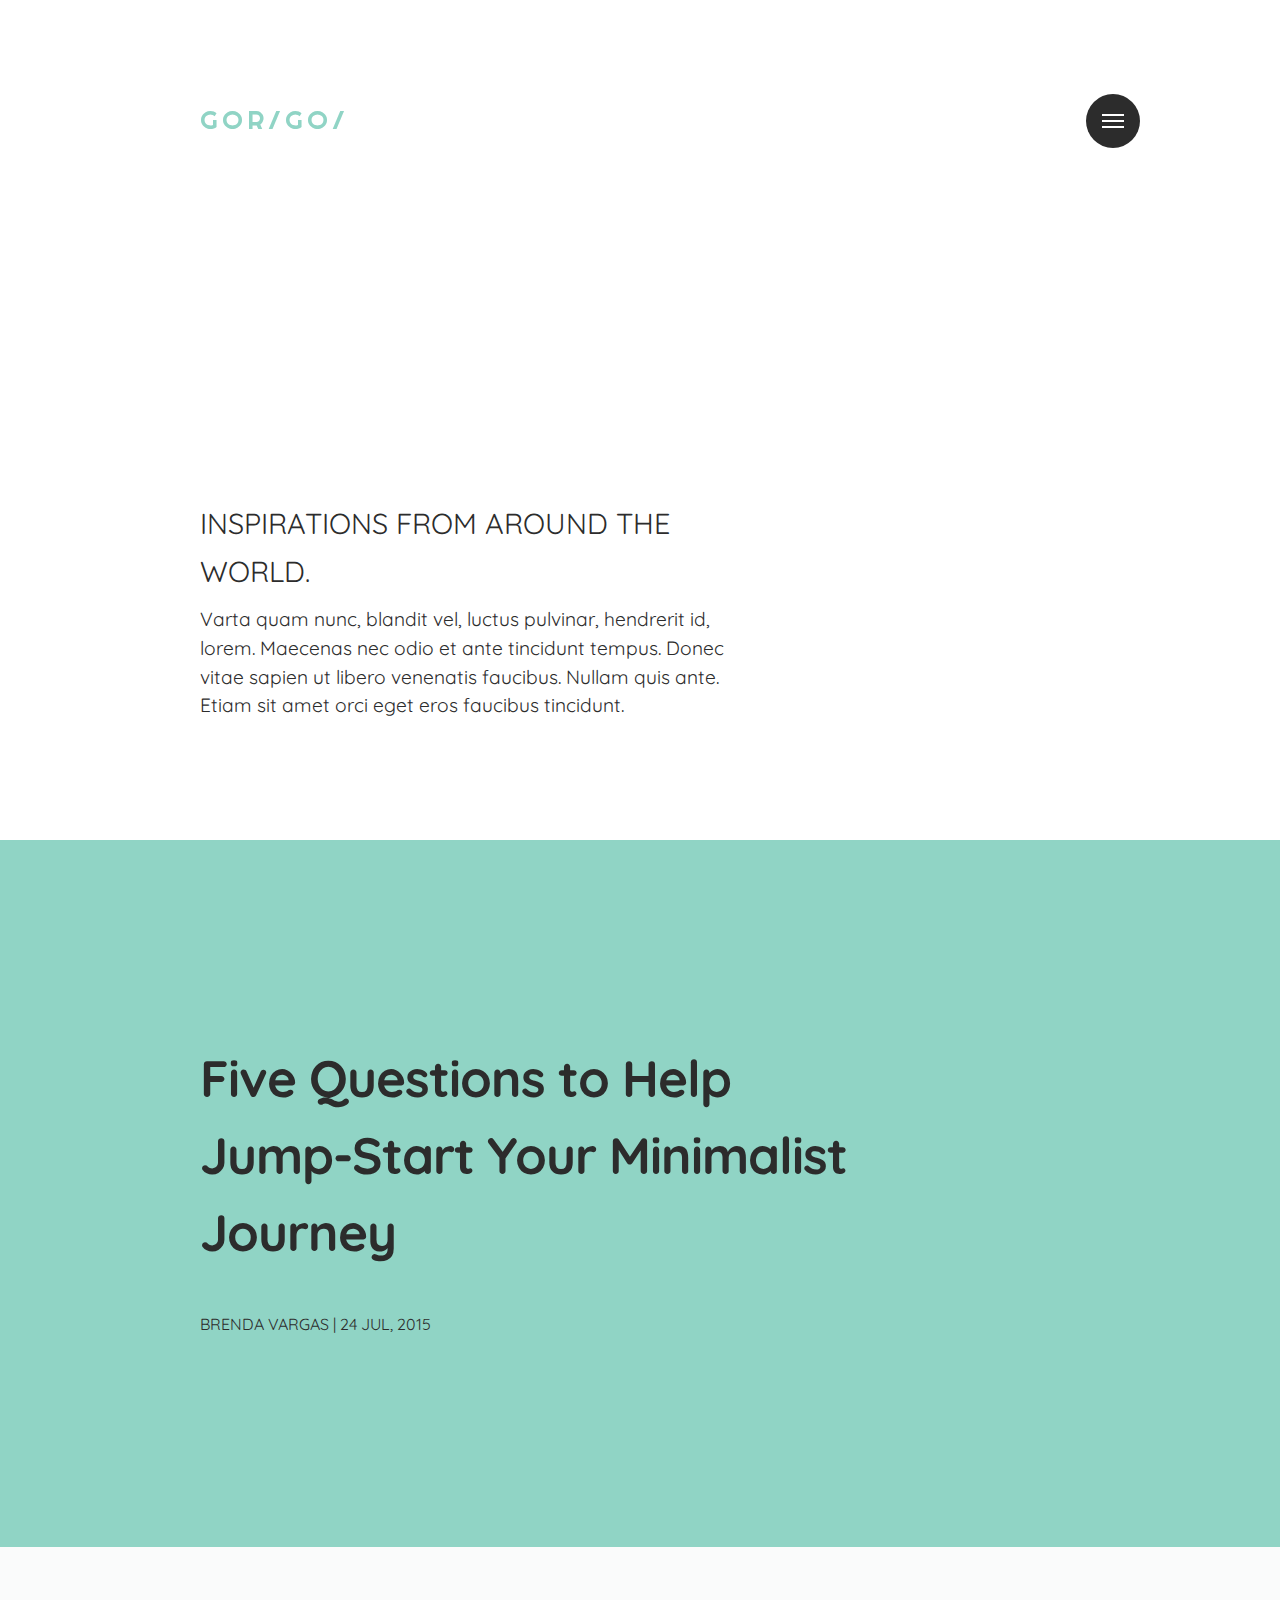
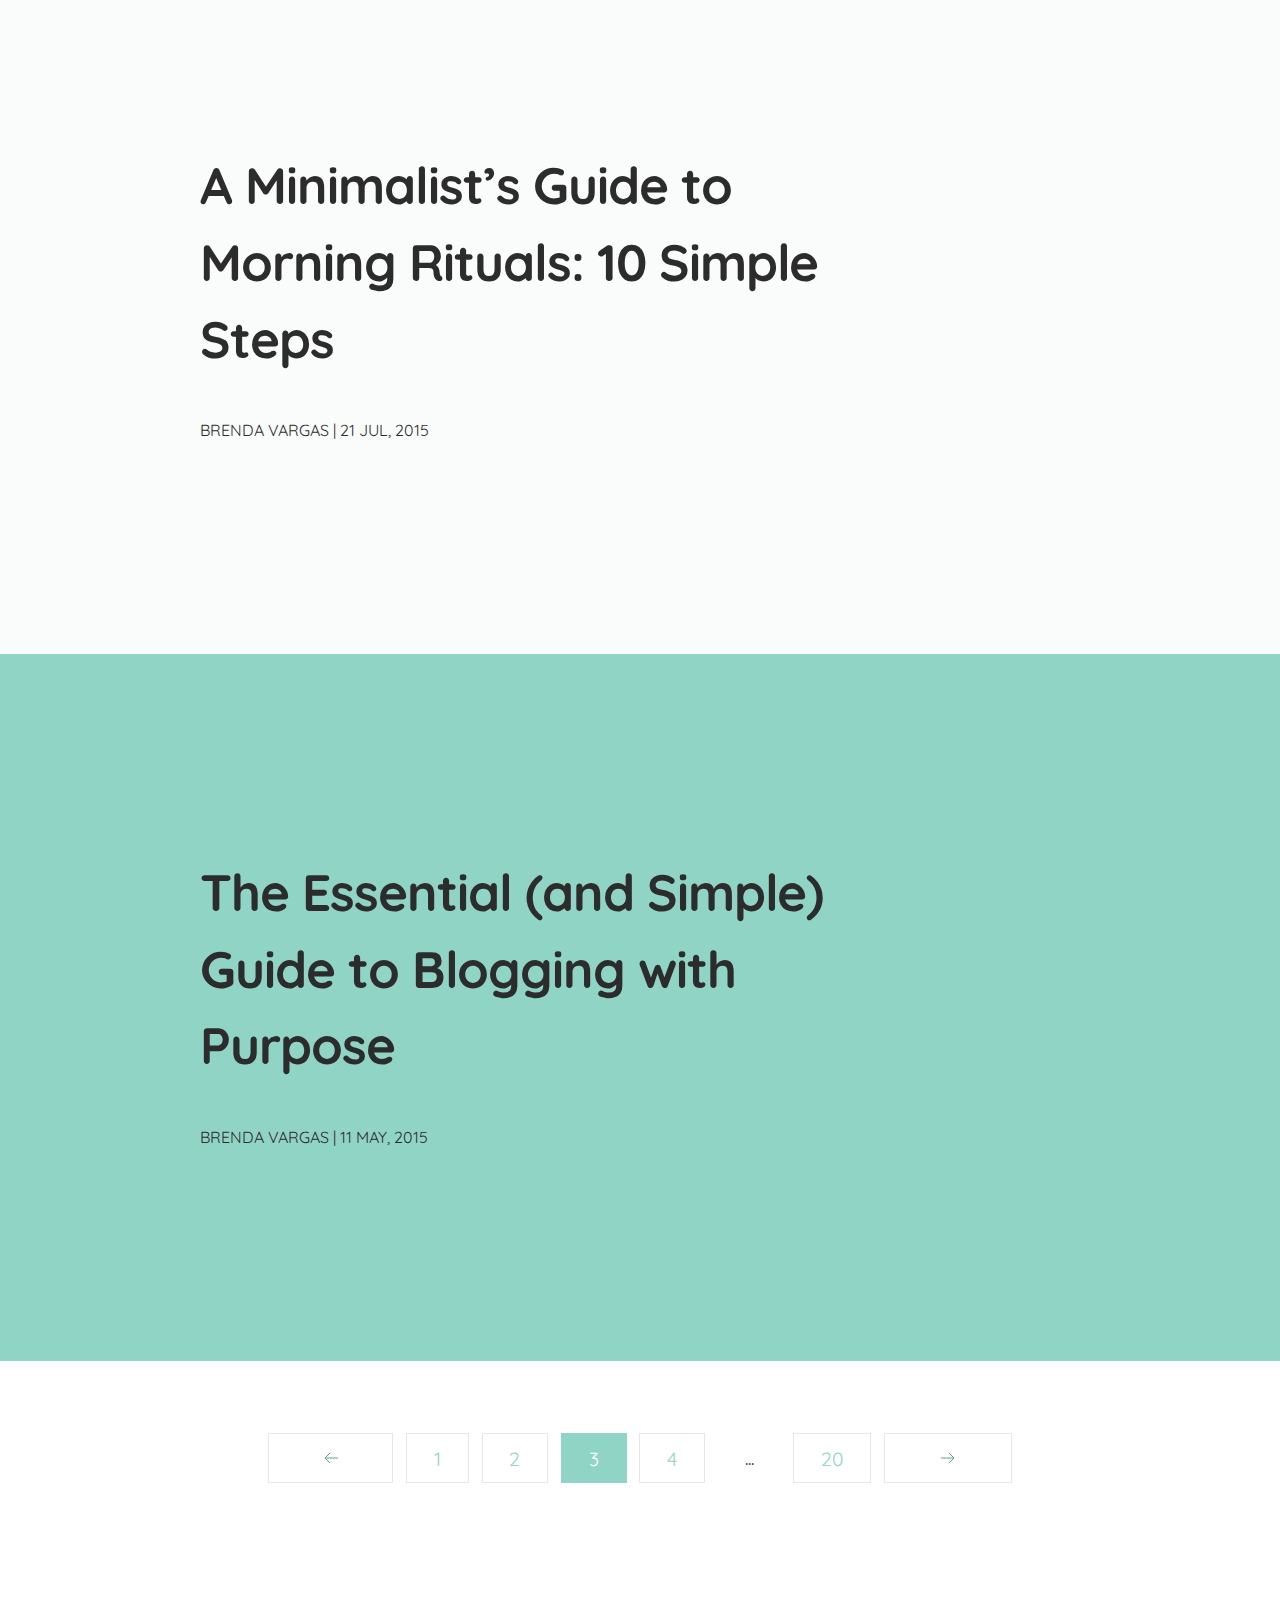
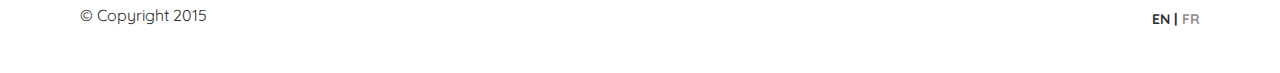
<file: news.html>
<!DOCTYPE html>
<html lang="en" class="no-js">
<head>
<meta http-equiv="Content-Type" content="text/html; charset=utf-8" >
    <meta charset="utf-8" />
    <meta name="viewport" content="width=device-width" />
    <meta http-equiv="x-ua-compatible" content="ie=edge">
    <title>GOR/GO/</title>
 
    <link rel="stylesheet" href="style.css" media="screen" />
   

    <link href='http://fonts.googleapis.com/css?family=Righteous&subset=latin,latin-ext' rel='stylesheet' type='text/css'>
    <link href='http://fonts.googleapis.com/css?family=Quicksand:300,400,700' rel='stylesheet' type='text/css'>

     <script src="scripts/modernizr.js"></script>

</head>

<body>
    
    <a href="#cd-nav" class="cd-nav-trigger">Menu 
        <span class="cd-nav-icon"></span>

        <svg x="0px" y="0px" width="54px" height="54px" viewBox="0 0 54 54">
            <circle fill="transparent" stroke="#90D4C5" stroke-width="2" cx="27" cy="27" r="25" stroke-dasharray="157 157" stroke-dashoffset="157"></circle>
        </svg>
    </a>
        
    <div id="cd-nav" class="cd-nav">
        <div class="cd-navigation-wrapper">
            <div class="cd-half-block">


                <nav>
                    <ul class="cd-primary-nav">
                        <li><a href="index.html" class="selected">Showcase</a></li>
                        <li><a href="news.html">News</a></li>
                        <li><a href="profile.html">Profile</a></li>
                        <li><a href="#">Docs</a></li>
                        <li><a href="#">Contact</a></li>
                    </ul>
                </nav>
            </div><!-- .cd-half-block -->
            
            <div class="cd-half-block">
                <address>
                    <ul class="cd-contact-info">
                        <li><a href="mailto:info@myemail.co">info@myemail.co</a></li>
                        <li>0244-12345678</li>
                    </ul>
                    <ul class="cd-contact-socials">
                        <li><a href="#0">Instagram</a></li>   
                        <li><a href="#0">Behance</a></li>   
                        <li><a href="#0">Dribbble</a></li>    
                    </ul>
                </address>
            </div> <!-- .cd-half-block -->
        </div> <!-- .cd-navigation-wrapper -->
    </div> <!-- .cd-nav -->

    <div class="site-container">

        <header class="site-header cf">
            <div class="site-title"><a href="index.html">GOR/GO/</a></div>

            <div class="cf"></div>

        </header><!-- / .site-header -->

        <section class="site-content">

            <div class="page-desc">
                <h4>Inspirations from around the world.</h4>
                <p>Varta quam nunc, blandit vel, luctus pulvinar, hendrerit id, lorem. Maecenas nec odio et ante tincidunt tempus. Donec vitae sapien ut libero venenatis faucibus. Nullam quis ante. Etiam sit amet orci eget eros faucibus tincidunt.</p>
            </div>
            
            <article class="news">


                <div class="blog_item full grey_bg ">
                    <a class="full_link" href="news-item.html"></a>
                    <div class="abs_bg" style="background-image: url('img/news-3.jpg')"></div>
                    <div class="blog_item_inner">
                        <h1>Five Questions to Help Jump-Start Your Minimalist Journey</h1>
                        <h5 class="date">Brenda Vargas | 24 Jul, 2015</h5>
                    </div>
                </div>
                <div class="blog_item full">
                    <a class="full_link" href="news-item.html"></a>
                    <div class="abs_bg" style="background-image: url('img/news-2.jpg')"></div>
                    <div class="blog_item_inner">
                        <h1>A Minimalist’s Guide to Morning Rituals: 10 Simple Steps</h1>
                        <h5 class="date">Brenda Vargas | 21 Jul, 2015</h5>
                    </div>
                </div>
                <div class="blog_item full grey_bg">
                    <a class="full_link" href="news-item.html"></a>
                    <div class="abs_bg" style="background-image: url('img/news-1.jpg')"></div>
                    <div class="blog_item_inner">
                        <h1>The Essential (and Simple) Guide to Blogging with Purpose</h1>
                        <h5 class="date">Brenda Vargas | 11 May, 2015</h5>
                    </div>
                </div>
       
            </article>
   
        <!--END .site-content-->
        </section>
 
        <nav role="navigation">
            <ul class="cd-pagination animated-buttons custom-icons">
                <li class="button"><a href="#0"><i>Prev</i></a></li>
                <li><a href="#0">1</a></li>
                <li><a href="#0">2</a></li>
                <li><a class="current" href="#0">3</a></li>
                <li><a href="#0">4</a></li>
                <li><span>...</span></li>
                <li><a href="#0">20</a></li>
                <li class="button"><a href="#0"><i>Next</i></a></li>
            </ul>
        </nav> <!-- cd-pagination-wrapper -->
 

         <footer class="site-footer cf">
            <p class="footer-text">© Copyright 2015 </p>
            <nav class="languages" role="navigation">
              <ul>
             
                <li class="active"><a href="#">EN |</a></li>
                <li><a href="#">FR</a></li>
             
              </ul>
            </nav> 
        </footer>


    <!--END .site-container-->
    </div>

    <script src="scripts/jquery-2.1.4.min.js"></script>
    <script src="scripts/jquery.fitvids.js"></script>
    <script src="scripts/jquery.imagesloaded.min.js"></script>
    <script src="scripts/main.js"></script>  
 

</body>
</html>
</file>
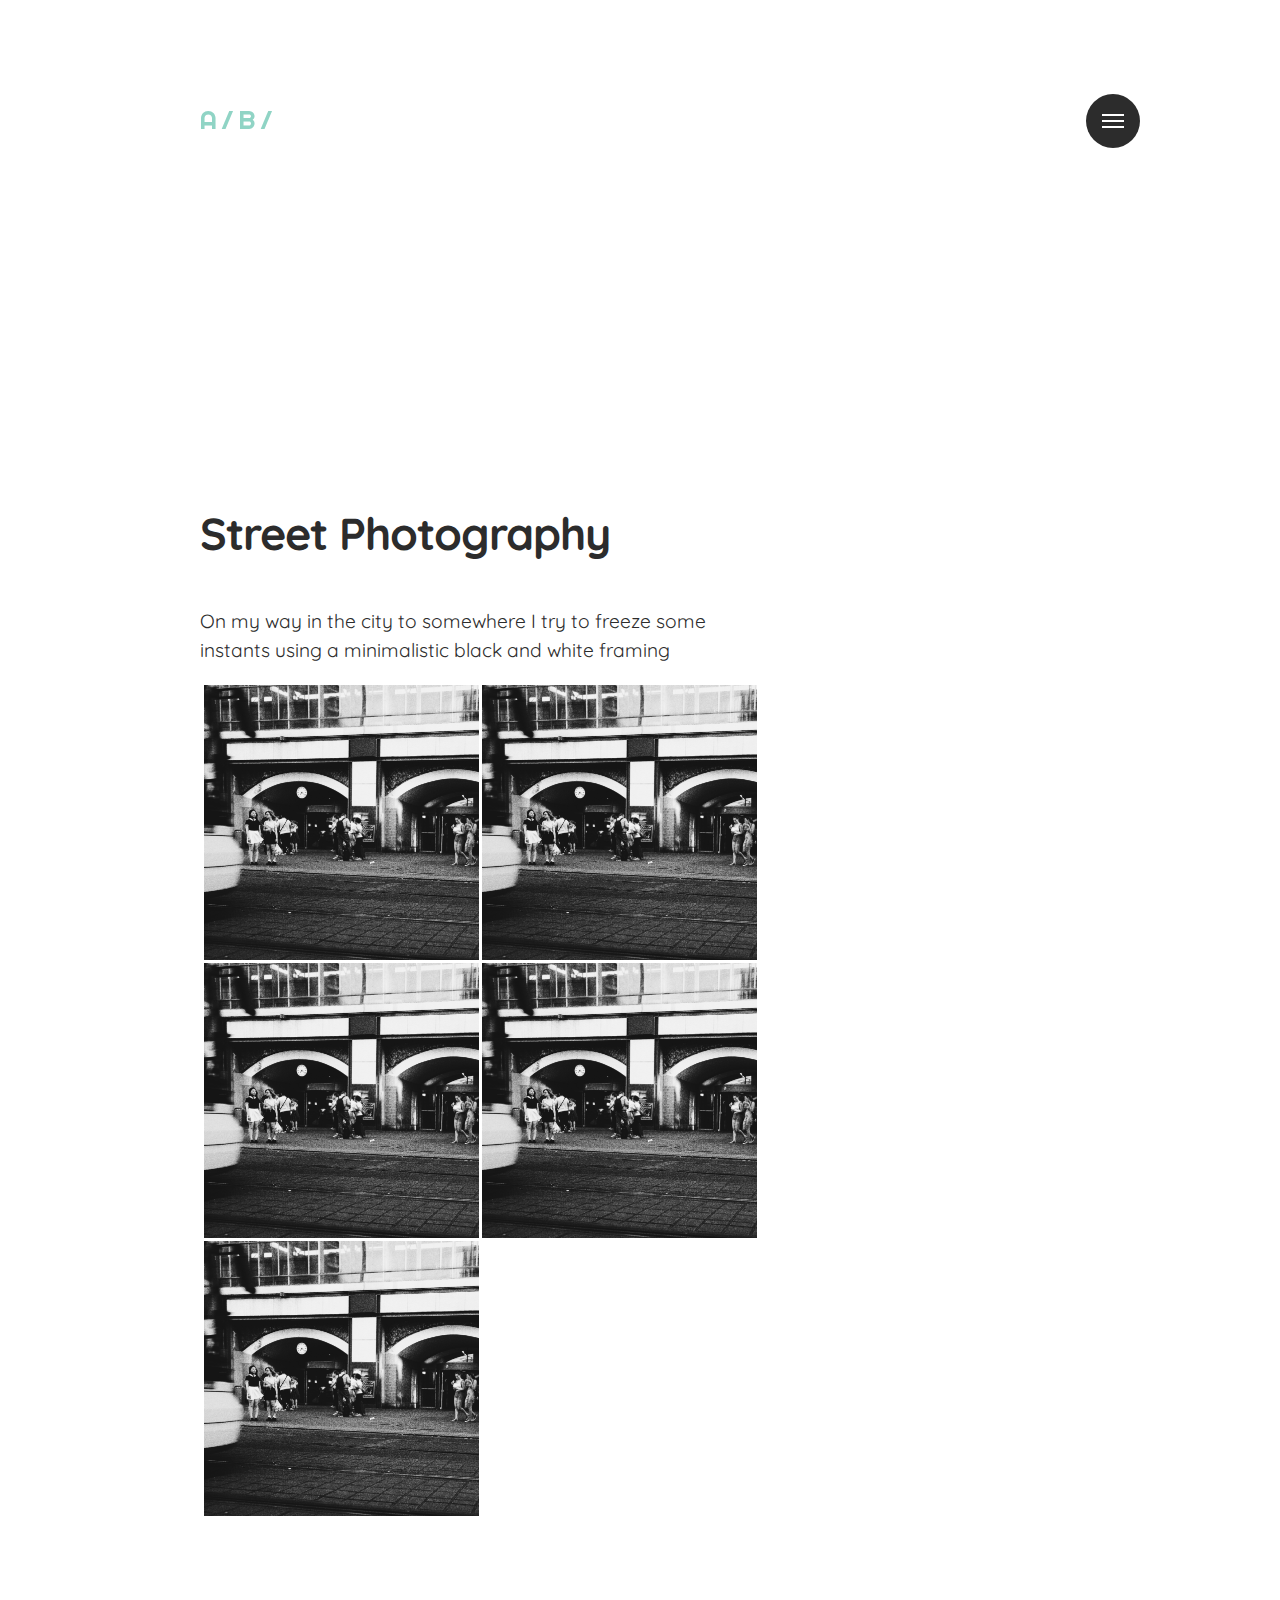
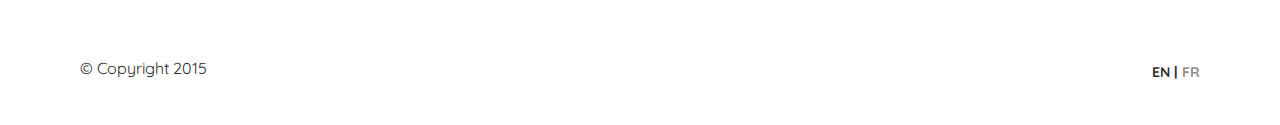
<file: photo-street.html>
<!DOCTYPE html>
<html lang="en" class="no-js">
<head>
<meta http-equiv="Content-Type" content="text/html; charset=utf-8" >
    <meta charset="utf-8" />
    <meta name="viewport" content="width=device-width" />
    <meta http-equiv="x-ua-compatible" content="ie=edge">
    <title>A/B/</title>

    <link rel="stylesheet" href="style.css" media="screen" />


    <link href='http://fonts.googleapis.com/css?family=Righteous&subset=latin,latin-ext' rel='stylesheet' type='text/css'>
    <link href='http://fonts.googleapis.com/css?family=Quicksand:300,400,700' rel='stylesheet' type='text/css'>
    <link rel='stylesheet' href='unitegallery/css/unite-gallery.css' type='text/css' />

     <script src="scripts/modernizr.js"></script>

</head>

<body>

    <a href="#cd-nav" class="cd-nav-trigger">Menu
        <span class="cd-nav-icon"></span>

        <svg x="0px" y="0px" width="54px" height="54px" viewBox="0 0 54 54">
            <circle fill="transparent" stroke="#90D4C5" stroke-width="2" cx="27" cy="27" r="25" stroke-dasharray="157 157" stroke-dashoffset="157"></circle>
        </svg>
    </a>

    <div id="cd-nav" class="cd-nav">
        <div class="cd-navigation-wrapper">
            <div class="cd-half-block">


                <nav>
                    <ul class="cd-primary-nav">
                        <li><a href="index.html" class="selected">Home</a></li>
                        <li><a href="news.html">News</a></li>
                        <li><a href="profile.html">About</a></li>
                        <li><a href="#">Contact</a></li>
                    </ul>
                </nav>
            </div><!-- .cd-half-block -->

            <div class="cd-half-block">
                <address>
                    <ul class="cd-contact-info">
                        <li><a href="mailto:info@myemail.co">info@myemail.co</a></li>
                        <li>0244-12345678</li>
                    </ul>
                    <ul class="cd-contact-socials">
                        <li><a href="https://instagram.com/i_am_ayoub">Instagram</a></li>
                        <li><a href="https://twitter.com/i_am_ayoub">Twitter</a></li>
                    </ul>
                </address>
            </div> <!-- .cd-half-block -->
        </div> <!-- .cd-navigation-wrapper -->
    </div> <!-- .cd-nav -->

    <div class="site-container">

        <header class="site-header cf">
            <div class="site-title"><a href="index.html">A/B/</a></div>
        </header><!-- / .site-header -->

        <section class="site-content">

            <div class="page-desc">
                 <h1>Street Photography</h1>
                <p>On my way in the city to somewhere I try to freeze some instants using a minimalistic black and white framing</p>
                    <div id="gallery" style="display:none;">
                        <img alt="Lemon Slice"
                         src="img/2016-08-25 07.26.26 1.jpg"
                         data-image="img/2016-08-25 07.26.26 1.jpg"
                         data-description="This is a Lemon Slice"
                         style="display:none">
                        <img alt="Lemon Slice"
                         src="img/2016-08-25 07.26.26 1.jpg"
                         data-image="img/2016-08-25 07.26.26 1.jpg"
                         data-description="This is a Lemon Slice"
                         style="display:none">
                        <img alt="Lemon Slice"
                         src="img/2016-08-25 07.26.26 1.jpg"
                         data-image="img/2016-08-25 07.26.26 1.jpg"
                         data-description="This is a Lemon Slice"
                         style="display:none">
                        <img alt="Lemon Slice"
                         src="img/2016-08-25 07.26.26 1.jpg"
                         data-image="img/2016-08-25 07.26.26 1.jpg"
                         data-description="This is a Lemon Slice"
                         style="display:none">
                        <img alt="Lemon Slice"
                         src="img/2016-08-25 07.26.26 1.jpg"
                         data-image="img/2016-08-25 07.26.26 1.jpg"
                         data-description="This is a Lemon Slice"
                         style="display:none">
                    </div>
            </div>


        <!--END .site-content-->
        </section>


         <footer class="site-footer cf">
            <p class="footer-text">© Copyright 2015 </p>
            <nav class="languages" role="navigation">
              <ul>

                <li class="active"><a href="#">EN |</a></li>
                <li><a href="#">FR</a></li>

              </ul>
            </nav>
        </footer>


    <!--END .site-container-->
    </div>

    <script src="scripts/jquery-2.1.4.min.js"></script>
    <script src="scripts/jquery.fitvids.js"></script>
    <script src="scripts/jquery.imagesloaded.min.js"></script>
    <script src="scripts/main.js"></script>
    <script type='text/javascript' src='unitegallery/js/unitegallery.min.js'></script>
    <script type='text/javascript' src='unitegallery/themes/tiles/ug-theme-tiles.js'></script>
    <script type="text/javascript">

        jQuery(document).ready(function(){

            jQuery("#gallery").unitegallery();

        });

    </script>
</body>
</html>
</file>
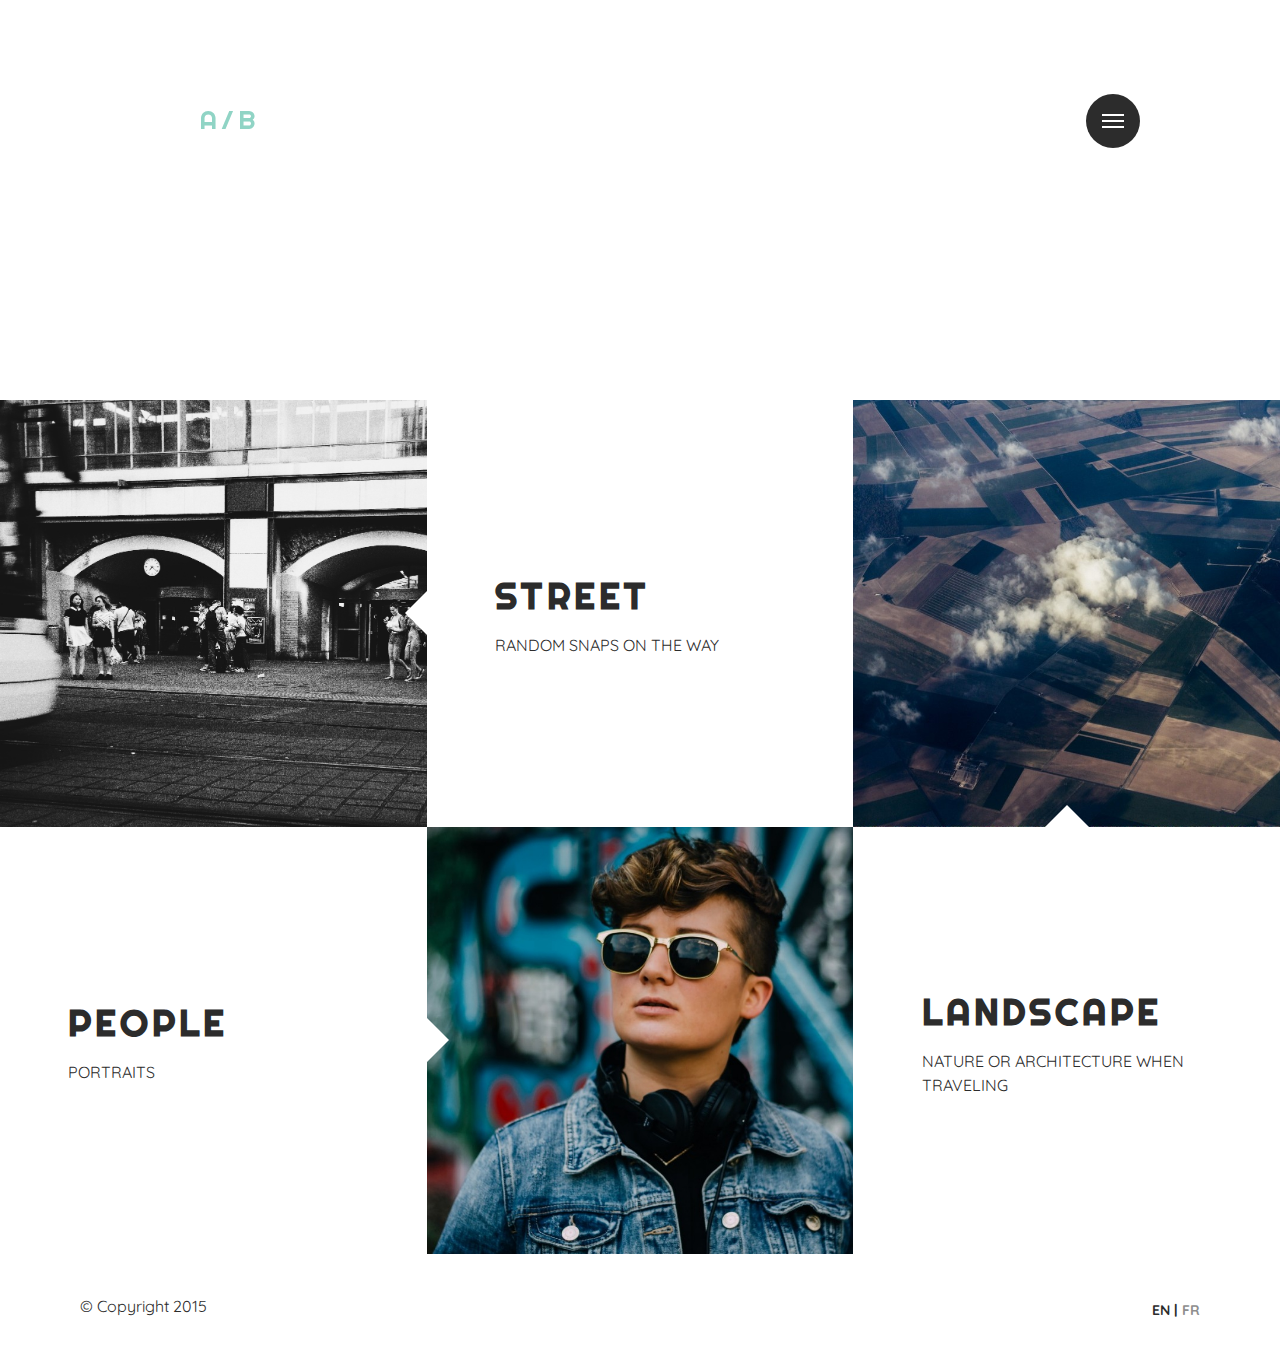
<file: photo.html>
<!DOCTYPE html>
<html lang="en" class="no-js">
<head>
<meta http-equiv="Content-Type" content="text/html; charset=utf-8" >
    <meta charset="utf-8" />
    <meta name="viewport" content="width=device-width" />
    <meta http-equiv="x-ua-compatible" content="ie=edge">
    <title>A/B</title>

    <link rel="stylesheet" href="style.css" media="screen" />


    <link href='http://fonts.googleapis.com/css?family=Righteous&subset=latin,latin-ext' rel='stylesheet' type='text/css'>
    <link href='http://fonts.googleapis.com/css?family=Quicksand:300,400,700' rel='stylesheet' type='text/css'>

     <script src="scripts/modernizr.js"></script>

</head>

<body>



    <a href="#cd-nav" class="cd-nav-trigger">Menu
        <span class="cd-nav-icon"></span>

        <svg x="0px" y="0px" width="54px" height="54px" viewBox="0 0 54 54">
            <circle fill="transparent" stroke="#90D4C5" stroke-width="2" cx="27" cy="27" r="25" stroke-dasharray="157 157" stroke-dashoffset="157"></circle>
        </svg>
    </a>

    <div id="cd-nav" class="cd-nav">
        <div class="cd-navigation-wrapper">
            <div class="cd-half-block">


                <nav>
                    <ul class="cd-primary-nav">
                        <li><a href="index.html" class="selected">Home</a></li>
                        <li><a href="news.html">News</a></li>
                        <li><a href="profile.html">About</a></li>
                        <li><a href="#">Contact</a></li>
                    </ul>
                </nav>
            </div><!-- .cd-half-block -->

            <div class="cd-half-block">
                <address>
                    <ul class="cd-contact-info">
                        <li><a href="mailto:info@myemail.co">info@myemail.co</a></li>
                        <li>0244-12345678</li>
                    </ul>
                    <ul class="cd-contact-socials">
                        <li><a href="https://instagram.com/i_am_ayoub">Instagram</a></li>
                        <li><a href="https://twitter.com/i_am_ayoub">Twitter</a></li>
                    </ul>
                </address>
            </div> <!-- .cd-half-block -->
        </div> <!-- .cd-navigation-wrapper -->
    </div> <!-- .cd-nav -->

    <div class="site-container">

        <header class="site-header cf">
            <div class="site-title"><a href="index.html">A/B</a></div>

        </header><!-- / .site-header -->

        <section class="site-content">


            <div class="projects-feed cf">

                <article class="project cf">
                    <a href="photo-street.html" title="Street">
                        <div class="thumb">
                            <div data-picture data-alt="">
                                <div data-src="img/2016-08-25 07.26.26 1.jpg"></div>

                                <!--[if (lt IE 9) & (!IEMobile)]>
                                <div data-src="img/portfolio-1.jpg"></div>
                                <![endif]-->

                                <noscript>
                                    <img src="img/2016-08-25 07.26.26 1.jpg" alt="" />
                                </noscript>
                            </div>
                        </div>

                        <div class="project-content-container">
                            <div class="project-content">
                                <div class="table">
                                    <div class="table-cell">
                                        <h2 class="thumbnail-title">Street</h2>

                                        <p class="thumbnail-description">Random snaps on the way</p>
                                    </div>
                                </div>
                            </div>
                        </div>

                        <div class="overlay"></div>
                    </a>
                </article>
                <article class="project cf">
                    <a href="portfolio-item.html" title="Landscape">
                        <div class="thumb">
                            <div data-picture data-alt="">
                                <div data-src="img/2017-02-11 03.31.21 1.jpg"></div>

                                <!--[if (lt IE 9) & (!IEMobile)]>
                                <div data-src="img/portfolio-2.jpg"></div>
                                <![endif]-->

                                <noscript>
                                    <img src="img/2017-02-11 03.31.21 1.jpg" alt="" />
                                </noscript>
                            </div>
                        </div>

                        <div class="project-content-container">
                            <div class="project-content">
                                <div class="table">
                                    <div class="table-cell">
                                        <h2 class="thumbnail-title">Landscape</h2>

                                        <p class="thumbnail-description">Nature or Architecture when traveling</p>
                                    </div>
                                </div>
                            </div>
                        </div>

                        <div class="overlay"></div>
                    </a>
                </article>
                <article class="project cf">
                    <a href="portfolio-item.html" title="People">
                        <div class="thumb">
                            <div data-picture data-alt="">
                                <div data-src="img/2017-02-11 03.32.44 1.jpg"></div>

                                <!--[if (lt IE 9) & (!IEMobile)]>
                                <div data-src="img/portfolio-3.jpg"></div>
                                <![endif]-->

                                <noscript>
                                    <img src="img/2017-02-11 03.32.44 1.jpg" alt="" />
                                </noscript>
                            </div>
                        </div>

                        <div class="project-content-container">
                            <div class="project-content">
                                <div class="table">
                                    <div class="table-cell">
                                        <h2 class="thumbnail-title">People</h2>

                                        <p class="thumbnail-description">Portraits</p>
                                    </div>
                                </div>
                            </div>
                        </div>

                        <div class="overlay"></div>
                    </a>
                </article>
            <!--END .projects-feed-->
            </div>

        <!--END .site-content-->
        </section>

         <footer class="site-footer cf">
            <p class="footer-text">© Copyright 2015 </p>
            <nav class="languages" role="navigation">
              <ul>

                <li class="active"><a href="#">EN |</a></li>
                <li><a href="#">FR</a></li>

              </ul>
            </nav>
        </footer>
    <!--END .site-container-->
    </div>

    <script src="scripts/jquery-2.1.4.min.js"></script>
    <script src="scripts/jquery.fitvids.js"></script>
    <script src="scripts/jquery.imagesloaded.min.js"></script>
    <script src="scripts/main.js"></script>


</body>
</html>
</file>
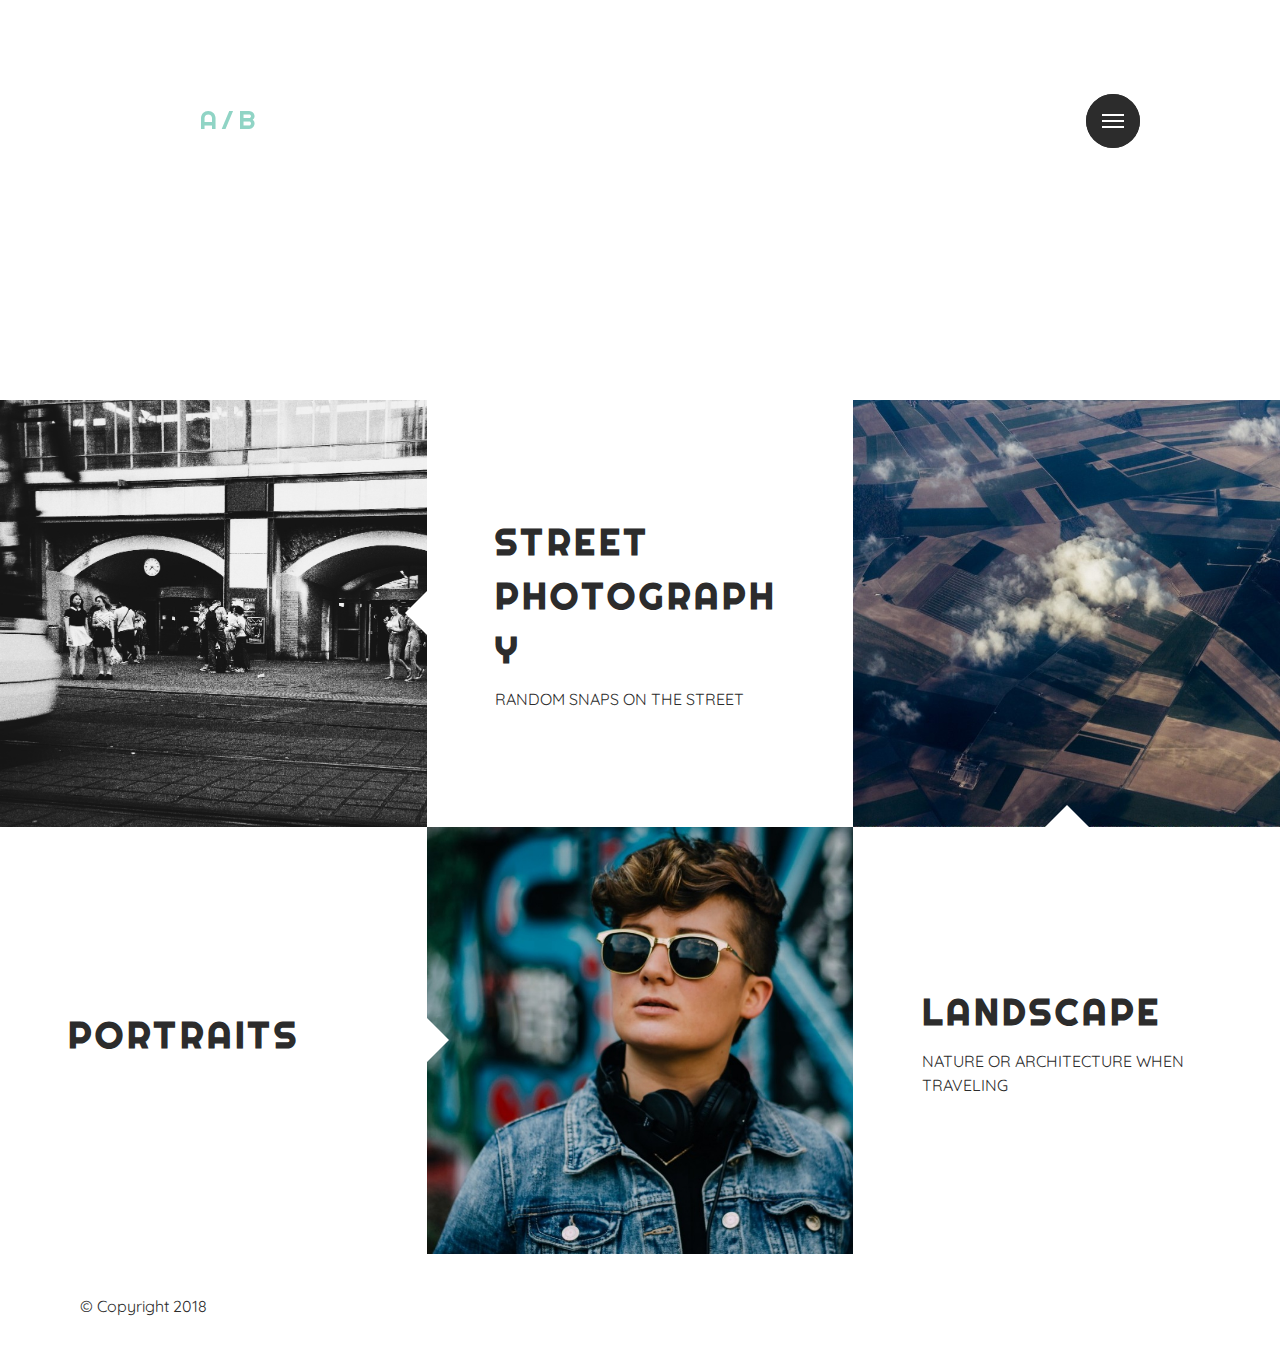
<file: photography.html>
<!doctype html>
<html lang="en" class="no-js">
 <head>
  <meta http-equiv="Content-Type" content="text/html; charset=utf-8">
  <meta charset="utf-8">
  <meta viewport="width=device-width">
  <meta http-equiv="x-ua-compatible" content="ie=edge">
  <title>Ayoub Benali - Photography</title>
  <link rel="stylesheet" href="styles/main.css" media="screen">
  <link rel="stylesheet" href="https://fonts.googleapis.com/css?family=Righteous&amp;subset=latin,latin-ext" type="text/css">
  <link rel="stylesheet" href="https://fonts.googleapis.com/css?family=Quicksand:300,400,700" type="text/css">
  <link rel="stylesheet" href="scripts/unitegallery/css/unite-gallery.css" type="text/css">
  <script src="scripts/modernizr.js"></script>
 </head>
 <body>
  <a href="#cd-nav" class="cd-nav-trigger">Menu<span class="cd-nav-icon"></span>
   <svg x="0px" y="0px" style="width: 54px;height: 54px;" viewbox="0 0 54 54">
    <circle fill="transparent" stroke="#90D4C5" stroke-width="2" cx="27" cy="27" r="25" stroke-dasharray="157 157" stroke-dashoffset="157"></circle>
   </svg></a>
  <div id="cd-nav" class="cd-nav">
   <div class="cd-navigation-wrapper">
    <div class="cd-half-block">
     <nav>
      <ul class="cd-primary-nav">
       <li><a href="index.html" class="selected">Home</a></li>
       <li><a href="photography.html">Photography</a>
        <ul>
         <li><a href="street-photography.html" class="sub-menu">* Street Photography</a></li>
         <li><a href="portraits.html" class="sub-menu">* Portraits</a></li>
         <li><a href="landscape.html" class="sub-menu">* Landscape</a></li>
        </ul></li>
       <li><a href="video.html">Video</a></li>
       <li><a href="https://github.com/Ayoub-benali/">Code</a></li>
      </ul>
     </nav>
    </div>
    <div class="cd-half-block">
     <address>
      <ul class="cd-contact-info">
       <li><a href="mailto:benaliayoub@outlook.com">benaliayoub@outlook.com</a></li>
      </ul>
      <ul class="cd-contact-socials">
       <li><a href="https://instagram.com/i_am_ayoub">Instagram</a></li>
       <li><a href="https://twitter.com/i_am_ayoub">Twitter</a></li>
      </ul></address>
    </div>
   </div>
  </div>
  <a href="#cd-nav" class="cd-nav-trigger">Menu<span class="cd-nav-icon"></span>
   <svg x="0px" y="0px" style="width: 54px;height: 54px;" viewbox="0 0 54 54">
    <circle fill="transparent" stroke="#90D4C5" stroke-width="2" cx="27" cy="27" r="25" stroke-dasharray="157 157" stroke-dashoffset="157"></circle>
   </svg></a>
  <div id="cd-nav" class="cd-nav">
   <div class="cd-navigation-wrapper">
    <div class="cd-half-block">
     <nav>
      <ul class="cd-primary-nav">
       <li><a href="index.html" class="selected">Home</a></li>
       <li><a href="photography.html">Photography</a>
        <ul>
         <li><a href="street-photography.html" class="sub-menu">* Street Photography</a></li>
         <li><a href="portraits.html" class="sub-menu">* Portraits</a></li>
         <li><a href="landscape.html" class="sub-menu">* Landscape</a></li>
        </ul></li>
       <li><a href="video.html">Video</a></li>
       <li><a href="https://github.com/Ayoub-benali/">Code</a></li>
      </ul>
     </nav>
    </div>
    <div class="cd-half-block">
     <address>
      <ul class="cd-contact-info">
       <li><a href="mailto:benaliayoub@outlook.com">benaliayoub@outlook.com</a></li>
      </ul>
      <ul class="cd-contact-socials">
       <li><a href="https://instagram.com/i_am_ayoub">Instagram</a></li>
       <li><a href="https://twitter.com/i_am_ayoub">Twitter</a></li>
      </ul></address>
    </div>
   </div>
  </div>
  <div class="site-container">
   <header class="site-header cf">
    <div class="site-title">
     <a href="index.html">A/B</a>
    </div>
    <div class="cf"></div>
   </header>
   <section class="site-content">
    <div class="projects-feed cf">
     <article class="project cf">
      <a href="street-photography.html" title="Street Photography">
       <div class="thumb">
        <div data-picture="data-picture" data-alt="">
         <div data-src="img/photo.jpg"></div>
         <!--[if (lt IE 9) & (!IEMobile)]>
                    <div data-src=img/photo.jpg></div>
                  <![endif]-->
         <noscript>
          <img src="img/photo.jpg" alt="">
         </noscript>
        </div>
       </div>
       <div class="project-content-container">
        <div class="project-content">
         <div class="table">
          <div class="table-cell">
           <h2 class="thumbnail-title">Street Photography</h2>
           <p class="thumbnail-description">Random snaps on the street</p>
          </div>
         </div>
        </div>
       </div>
       <div class="overlay"></div></a>
     </article>
     <article class="project cf">
      <a href="landscape.html" title="Landscape">
       <div class="thumb">
        <div data-picture="data-picture" data-alt="">
         <div data-src="img/landscape.jpg"></div>
         <!--[if (lt IE 9) & (!IEMobile)]>
                    <div data-src=img/landscape.jpg></div>
                  <![endif]-->
         <noscript>
          <img src="img/landscape.jpg" alt="">
         </noscript>
        </div>
       </div>
       <div class="project-content-container">
        <div class="project-content">
         <div class="table">
          <div class="table-cell">
           <h2 class="thumbnail-title">Landscape</h2>
           <p class="thumbnail-description">nature or architecture when traveling</p>
          </div>
         </div>
        </div>
       </div>
       <div class="overlay"></div></a>
     </article>
     <article class="project cf">
      <a href="portraits.html" title="Portraits">
       <div class="thumb">
        <div data-picture="data-picture" data-alt="">
         <div data-src="img/portraits.jpg"></div>
         <!--[if (lt IE 9) & (!IEMobile)]>
                    <div data-src=img/portraits.jpg></div>
                  <![endif]-->
         <noscript>
          <img src="img/portraits.jpg" alt="">
         </noscript>
        </div>
       </div>
       <div class="project-content-container">
        <div class="project-content">
         <div class="table">
          <div class="table-cell">
           <h2 class="thumbnail-title">Portraits</h2>
           <p class="thumbnail-description"></p>
          </div>
         </div>
        </div>
       </div>
       <div class="overlay"></div></a>
     </article>
    </div>
   </section>
   <footer class="site-footer cf">
    <p class="footer-text">© Copyright 2018</p>
   </footer>
  </div>
  <script src="scripts/jquery-2.1.4.min.js"></script>
  <script src="scripts/jquery.fitvids.js"></script>
  <script src="scripts/jquery.imagesloaded.min.js"></script>
  <script src="scripts/main.js"></script>
 </body>
</html>
</file>
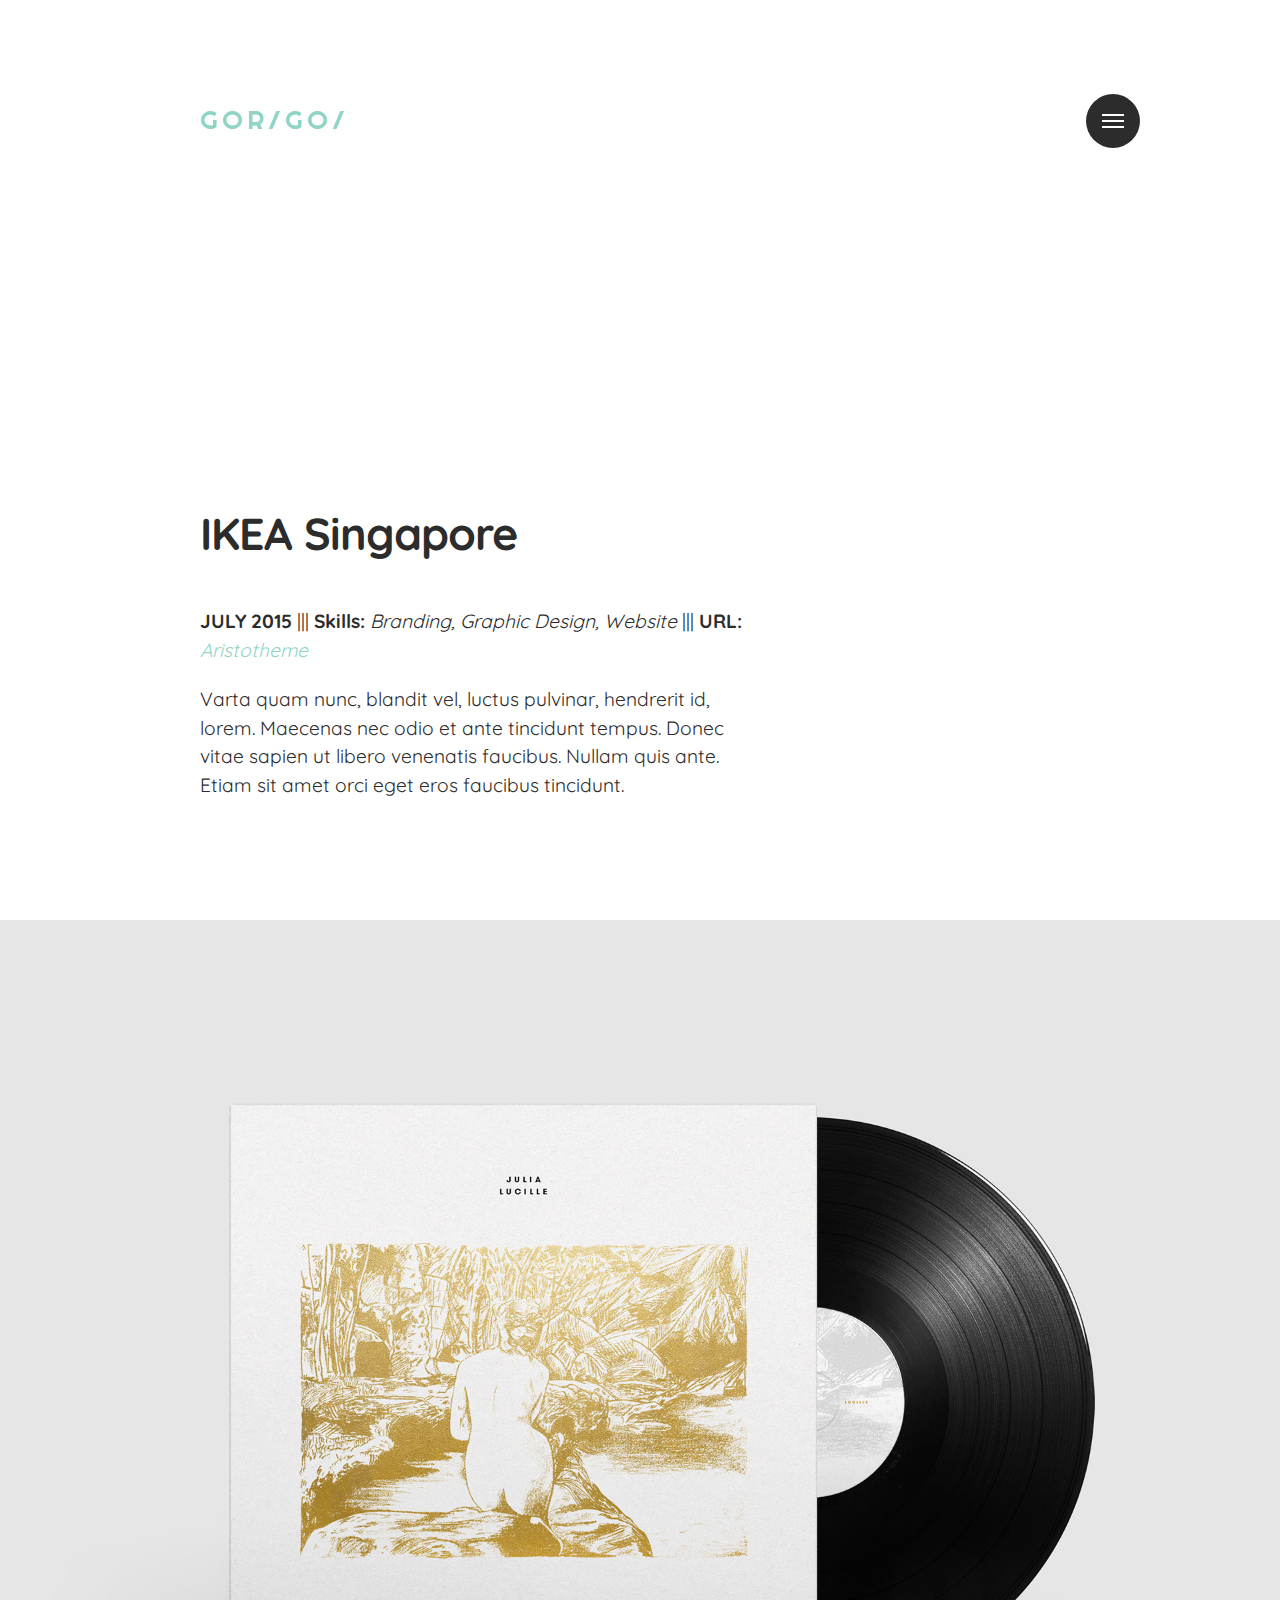
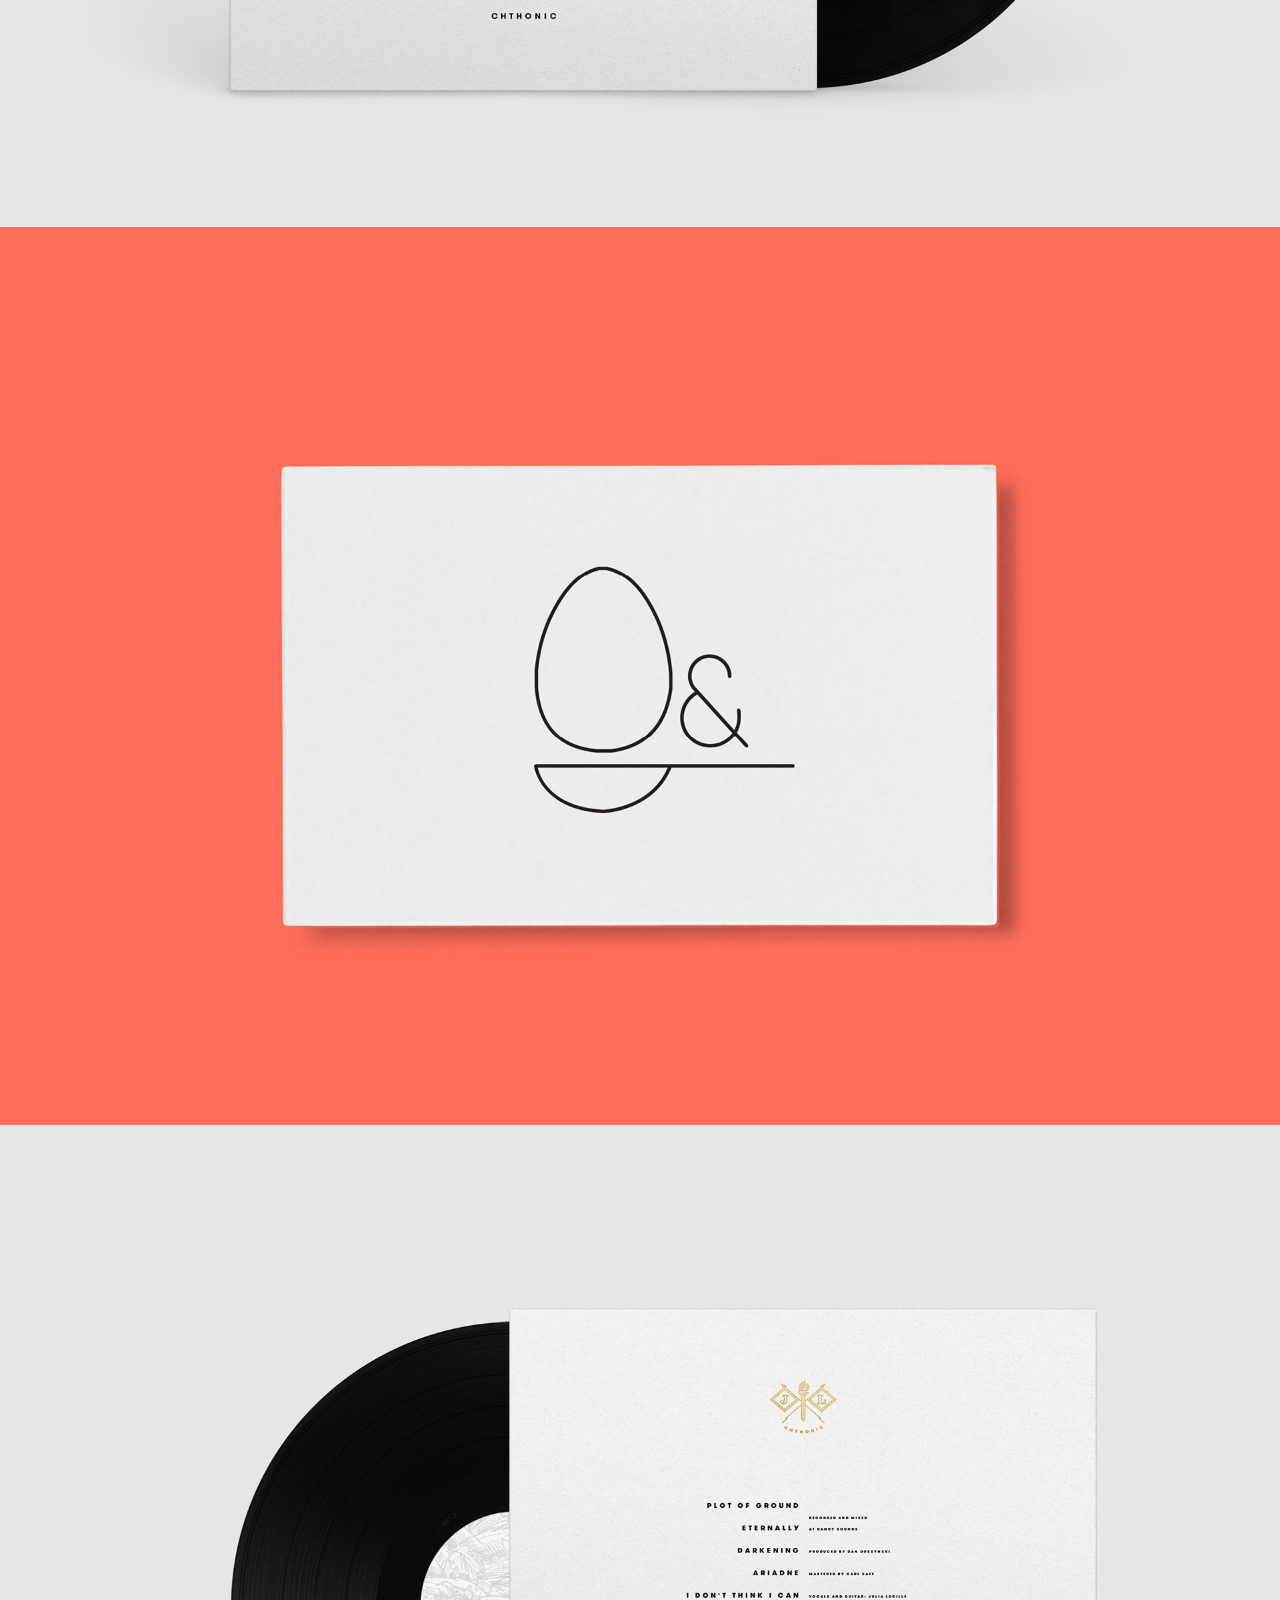
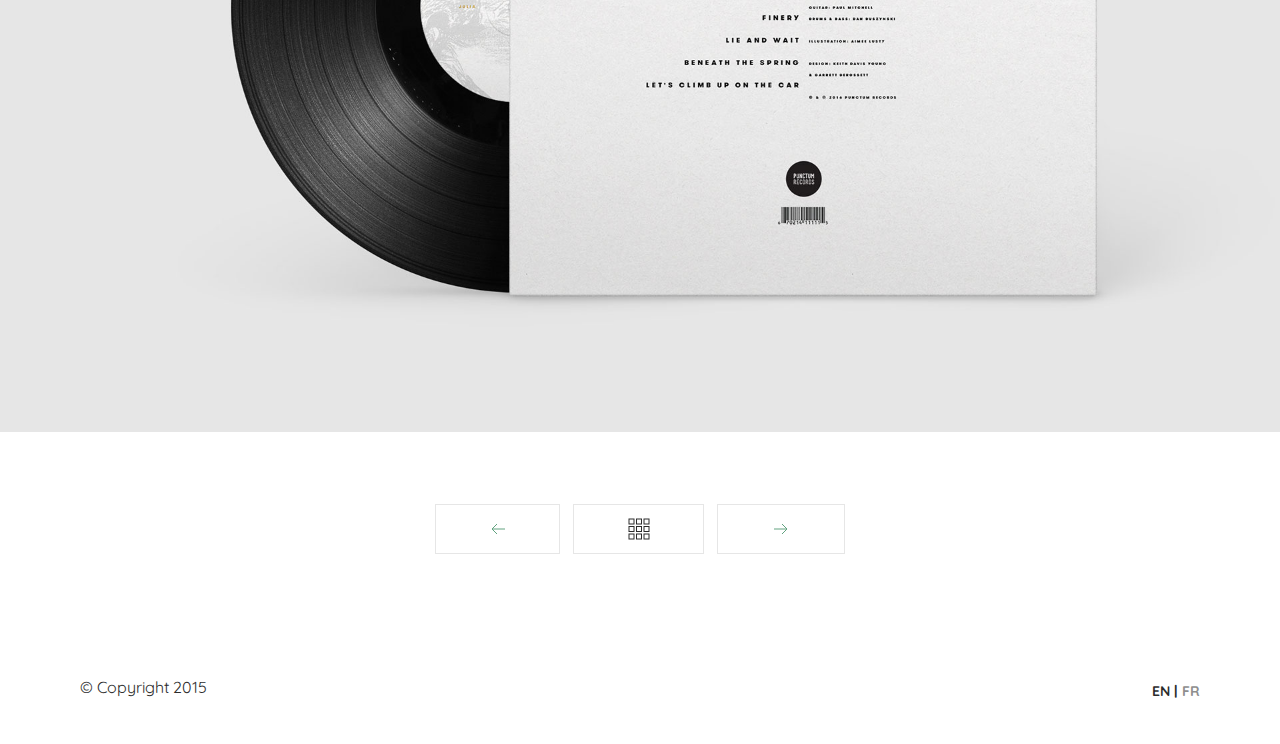
<file: portfolio-item.html>
<!DOCTYPE html>
<html lang="en" class="no-js">
<head>
<meta http-equiv="Content-Type" content="text/html; charset=utf-8" >
    <meta charset="utf-8" />
    <meta name="viewport" content="width=device-width" />
    <meta http-equiv="x-ua-compatible" content="ie=edge">
    <title>GOR/GO/</title>
 
    <link rel="stylesheet" href="style.css" media="screen" />
   

    <link href='http://fonts.googleapis.com/css?family=Righteous&subset=latin,latin-ext' rel='stylesheet' type='text/css'>
    <link href='http://fonts.googleapis.com/css?family=Quicksand:300,400,700' rel='stylesheet' type='text/css'>

     <script src="scripts/modernizr.js"></script>

</head>

<body>
    
    <a href="#cd-nav" class="cd-nav-trigger">Menu 
        <span class="cd-nav-icon"></span>

        <svg x="0px" y="0px" width="54px" height="54px" viewBox="0 0 54 54">
            <circle fill="transparent" stroke="#90D4C5" stroke-width="2" cx="27" cy="27" r="25" stroke-dasharray="157 157" stroke-dashoffset="157"></circle>
        </svg>
    </a>
        
    <div id="cd-nav" class="cd-nav">
        <div class="cd-navigation-wrapper">
            <div class="cd-half-block">


                <nav>
                    <ul class="cd-primary-nav">
                        <li><a href="index.html" class="selected">Showcase</a></li>
                        <li><a href="news.html">News</a></li>
                        <li><a href="profile.html">Profile</a></li>
                        <li><a href="#">Docs</a></li>
                        <li><a href="#">Contact</a></li>
                    </ul>
                </nav>
            </div><!-- .cd-half-block -->
            
            <div class="cd-half-block">
                <address>
                    <ul class="cd-contact-info">
                        <li><a href="mailto:info@myemail.co">info@myemail.co</a></li>
                        <li>0244-12345678</li>
                    </ul>
                    <ul class="cd-contact-socials">
                        <li><a href="#0">Instagram</a></li>   
                        <li><a href="#0">Behance</a></li>   
                        <li><a href="#0">Dribbble</a></li>    
                    </ul>
                </address>
            </div> <!-- .cd-half-block -->
        </div> <!-- .cd-navigation-wrapper -->
    </div> <!-- .cd-nav -->

    <div class="site-container">

        <header class="site-header cf">
            <div class="site-title"><a href="index.html">GOR/GO/</a></div>
            <div class="cf"></div>
        </header><!-- / .site-header -->

        <section class="site-content">

            <div class="page-desc">
                 <h1>IKEA Singapore</h1>
                <p><strong> JULY 2015</strong> ||| <strong>Skills:</strong> <i>Branding, Graphic Design, Website</i> ||| <strong>URL:</strong> <a href="#0"><i>Aristotheme</i></a></p>
                <p>Varta quam nunc, blandit vel, luctus pulvinar, hendrerit id, lorem. Maecenas nec odio et ante tincidunt tempus. Donec vitae sapien ut libero venenatis faucibus. Nullam quis ante. Etiam sit amet orci eget eros faucibus tincidunt. </p>
            </div>
            
            <article class="project">

                <div class="project-assets">
                    <div class="image">
                        <div data-picture>
                            <div data-src="img/item-1.jpg"></div>
                            <div data-src="img/item-1.jpg" data-media="(-webkit-min-device-pixel-ratio: 2),(min--moz-device-pixel-ratio: 2),(-o-min-device-pixel-ratio: 2/1),(min-device-pixel-ratio: 2),(min-resolution: 192dpi),(min-resolution: 2dppx)"></div>
                            <!--[if (lt IE 9) & (!IEMobile)]>
                                <div data-src="img/item-1.jpg"></div>
                            <![endif]-->
                            <noscript>
                                <img src="img/item-1.jpg" alt="" />
                            </noscript>
                        </div>
                    </div>
                    <div class="image">
                        <div data-picture>
                            <div data-src="img/item-2.jpg"></div>
                            <div data-src="img/item-2.jpg" data-media="(-webkit-min-device-pixel-ratio: 2),(min--moz-device-pixel-ratio: 2),(-o-min-device-pixel-ratio: 2/1),(min-device-pixel-ratio: 2),(min-resolution: 192dpi),(min-resolution: 2dppx)"></div>
                            <!--[if (lt IE 9) & (!IEMobile)]>
                                <div data-src="img/item-2.jpg"></div>
                            <![endif]-->
                            <noscript>
                                <img src="img/item-2.jpg" alt="" />
                            </noscript>
                        </div>
                    </div>
                    <div class="image">
                        <div data-picture>
                            <div data-src="img/item-3.jpg"></div>
                            <div data-src="img/item-3.jpg" data-media="(-webkit-min-device-pixel-ratio: 2),(min--moz-device-pixel-ratio: 2),(-o-min-device-pixel-ratio: 2/1),(min-device-pixel-ratio: 2),(min-resolution: 192dpi),(min-resolution: 2dppx)"></div>
                            <!--[if (lt IE 9) & (!IEMobile)]>
                                <div data-src="img/item-3.jpg"></div>
                            <![endif]-->
                            <noscript>
                                <img src="img/item-3.jpg" alt="" />
                            </noscript>
                        </div>
                    </div>
                </div>         
            </article>
   
        <!--END .site-content-->
        </section>


 
        <nav role="navigation">
            <ul class="cd-pagination animated-buttons custom-icons">
                <li class="button"><a href="#0"><i>Prev</i></a></li>
                <li class="button-main"><a href="#0"><i>Portfolio</i></a></li>
                <li class="button"><a href="#0"><i>Next</i></a></li>

            </ul>
        </nav> <!-- cd-pagination-wrapper -->
 

         <footer class="site-footer cf">
            <p class="footer-text">© Copyright 2015 </p>
            <nav class="languages" role="navigation">
              <ul>
             
                <li class="active"><a href="#">EN |</a></li>
                <li><a href="#">FR</a></li>
             
              </ul>
            </nav> 
        </footer>


    <!--END .site-container-->
    </div>

    <script src="scripts/jquery-2.1.4.min.js"></script>
    <script src="scripts/jquery.fitvids.js"></script>
    <script src="scripts/jquery.imagesloaded.min.js"></script>
    <script src="scripts/main.js"></script>  
 

</body>
</html>
</file>
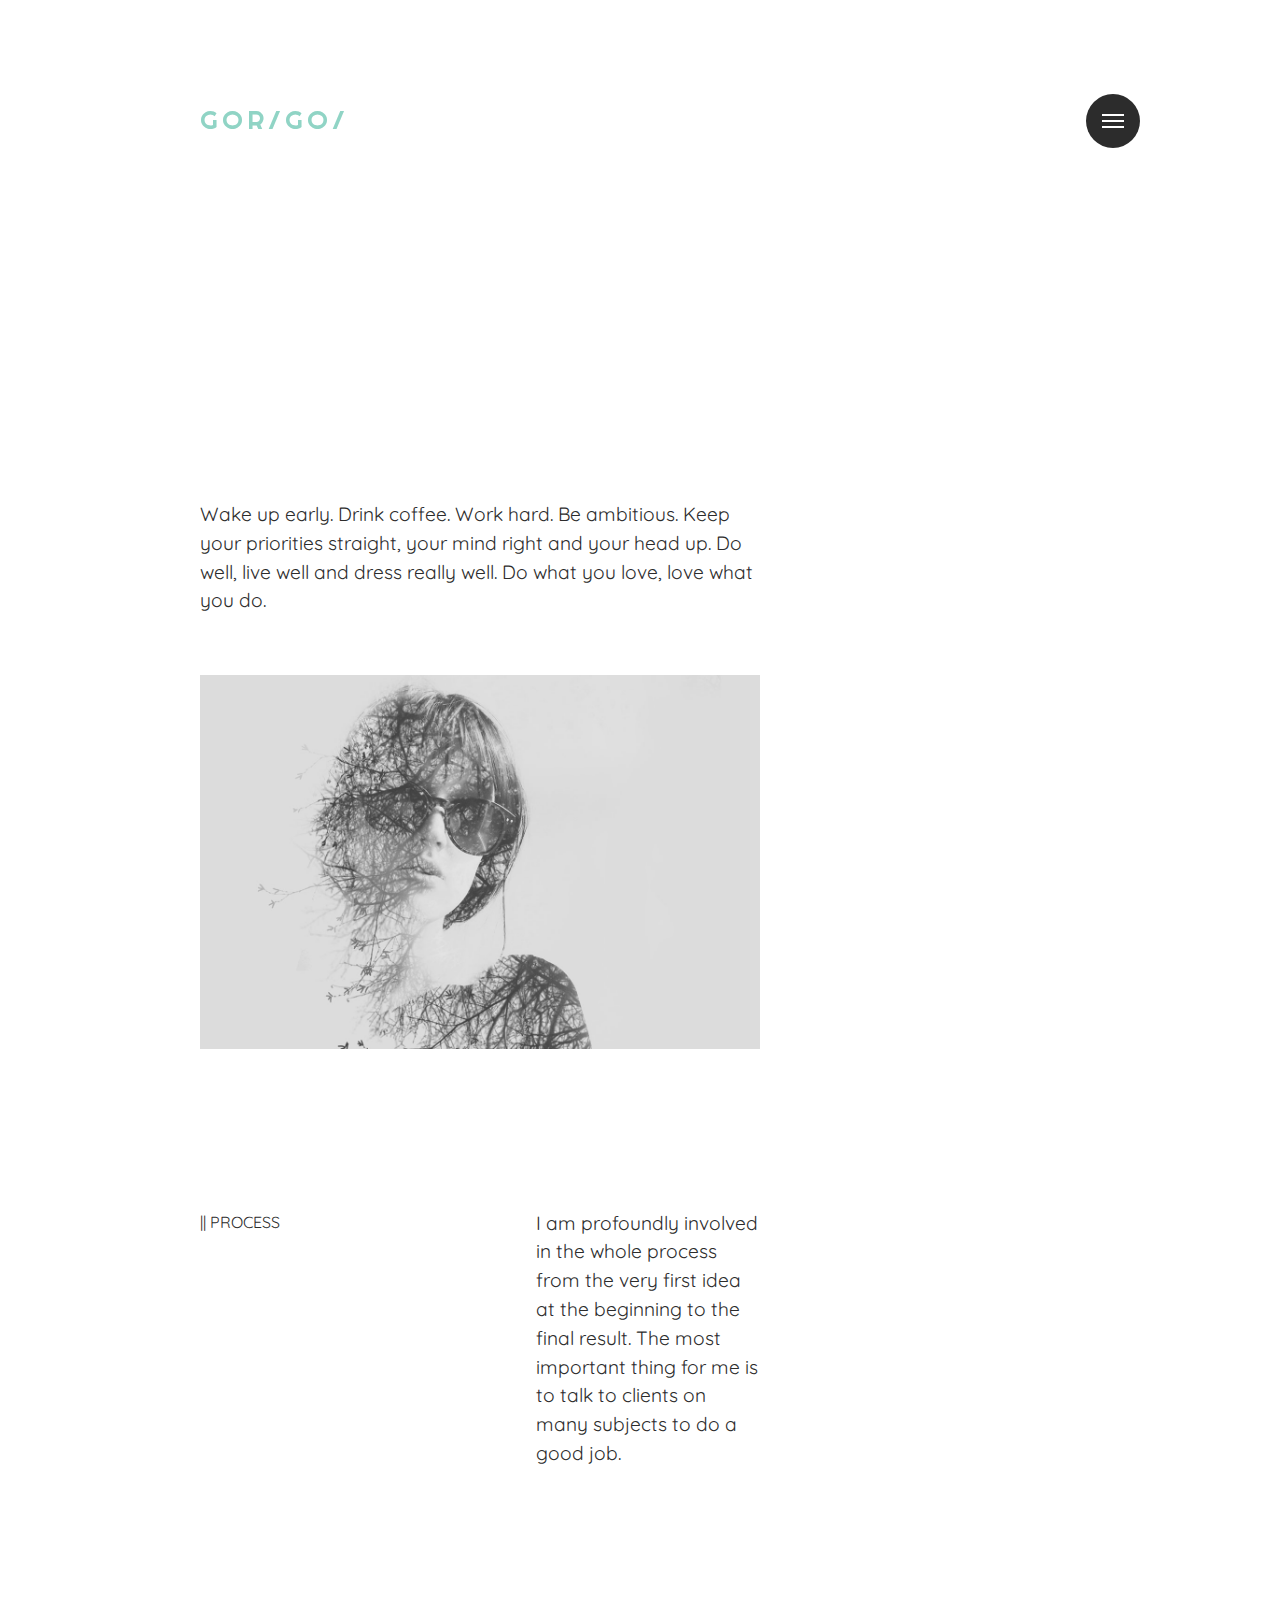
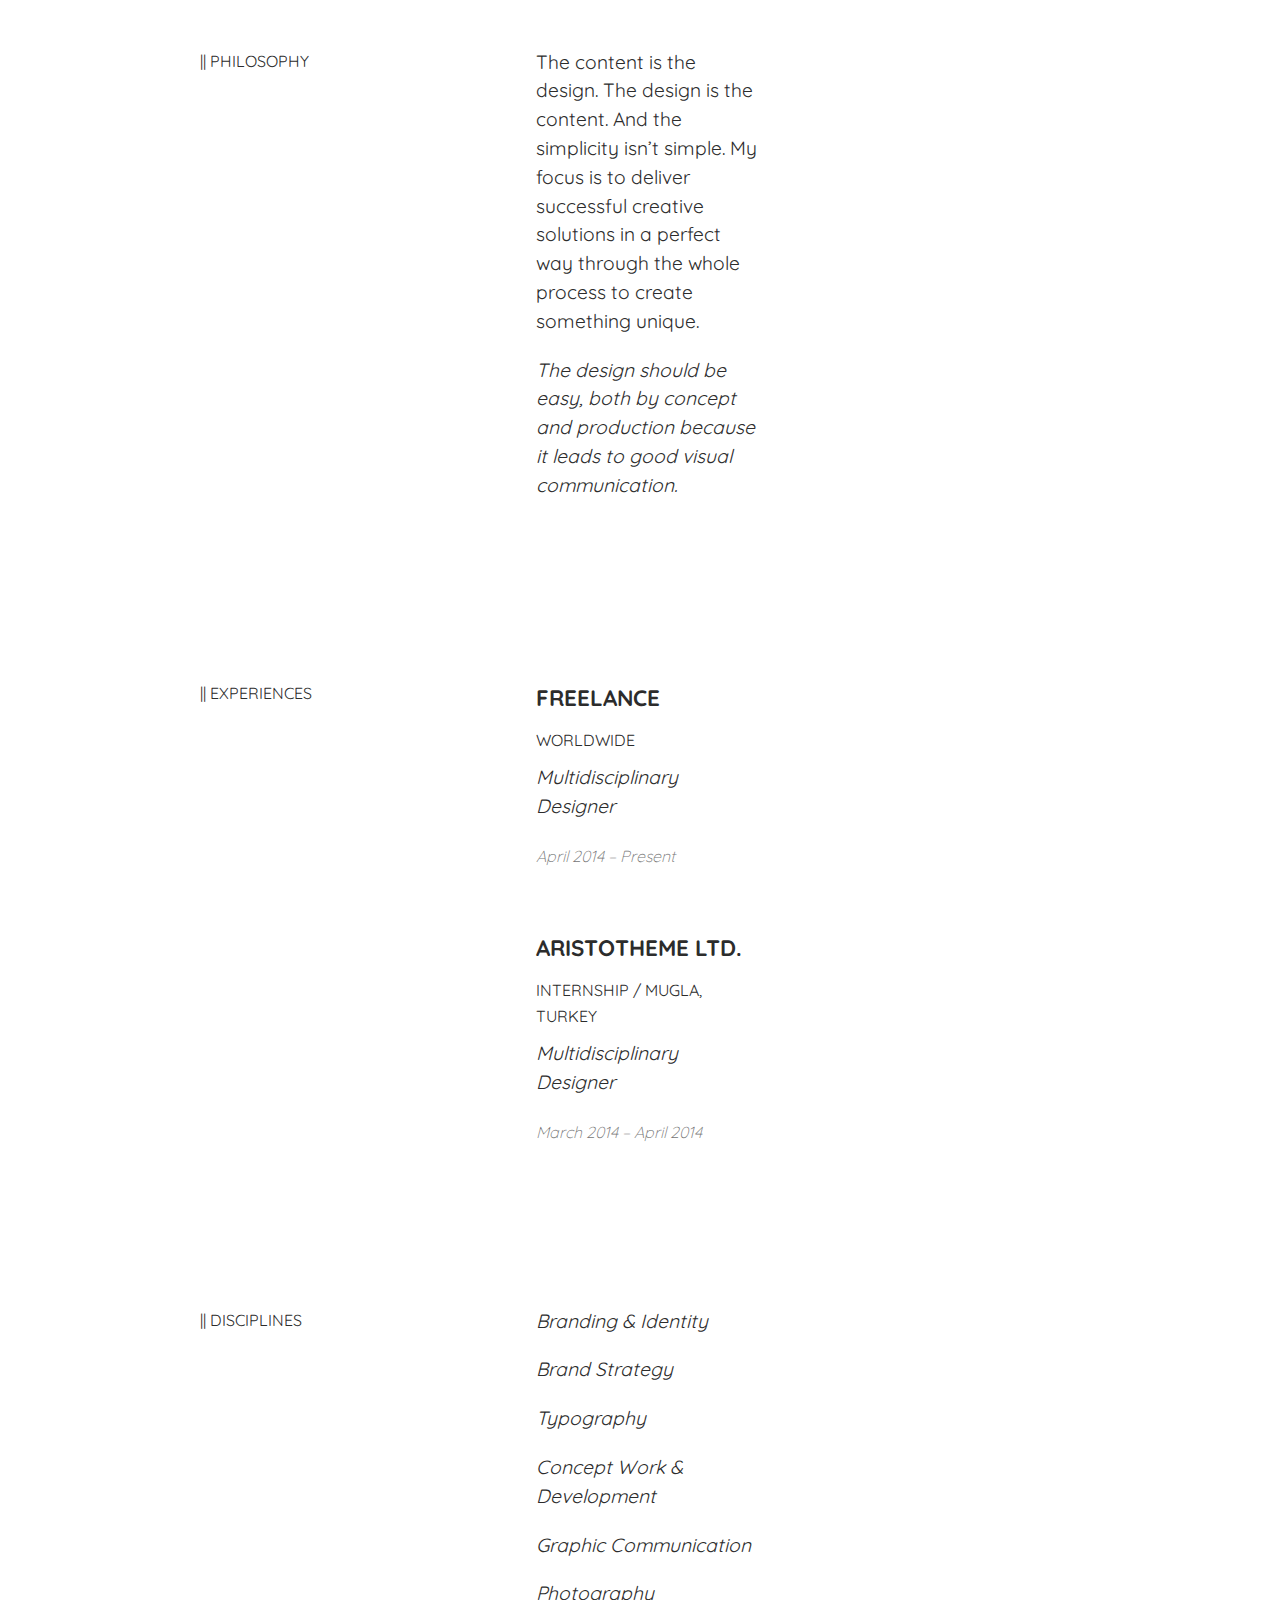
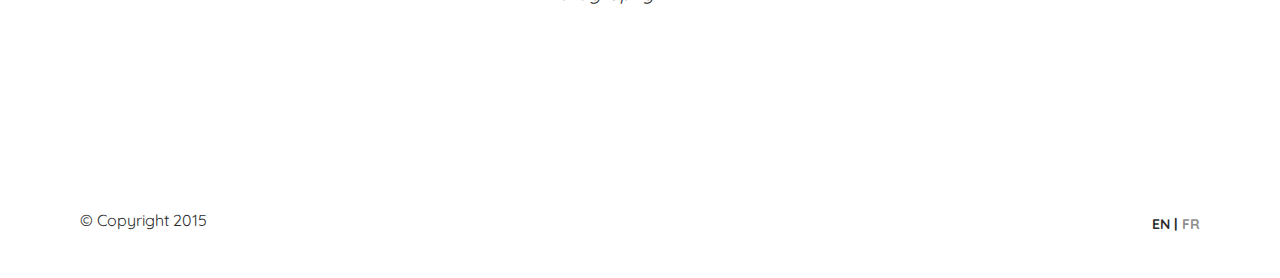
<file: profile.html>
<!DOCTYPE html>
<html lang="en" class="no-js">
<head>
<meta http-equiv="Content-Type" content="text/html; charset=utf-8" >
    <meta charset="utf-8" />
    <meta name="viewport" content="width=device-width" />
    <meta http-equiv="x-ua-compatible" content="ie=edge">
    <title>GOR/GO/</title>
 
    <link rel="stylesheet" href="style.css" media="screen" />
   

    <link href='http://fonts.googleapis.com/css?family=Righteous&subset=latin,latin-ext' rel='stylesheet' type='text/css'>
    <link href='http://fonts.googleapis.com/css?family=Quicksand:300,400,700' rel='stylesheet' type='text/css'>

     <script src="scripts/modernizr.js"></script>

</head>

<body>
    
    <a href="#cd-nav" class="cd-nav-trigger">Menu 
        <span class="cd-nav-icon"></span>

        <svg x="0px" y="0px" width="54px" height="54px" viewBox="0 0 54 54">
            <circle fill="transparent" stroke="#90D4C5" stroke-width="2" cx="27" cy="27" r="25" stroke-dasharray="157 157" stroke-dashoffset="157"></circle>
        </svg>
    </a>
        
    <div id="cd-nav" class="cd-nav">
        <div class="cd-navigation-wrapper">
            <div class="cd-half-block">


                <nav>
                    <ul class="cd-primary-nav">
                        <li><a href="index.html" class="selected">Showcase</a></li>
                        <li><a href="news.html">News</a></li>
                        <li><a href="profile.html">Profile</a></li>
                        <li><a href="#">Docs</a></li>
                        <li><a href="#">Contact</a></li>
                    </ul>
                </nav>
            </div><!-- .cd-half-block -->
            
            <div class="cd-half-block">
                <address>
                    <ul class="cd-contact-info">
                        <li><a href="mailto:info@myemail.co">info@myemail.co</a></li>
                        <li>0244-12345678</li>
                    </ul>
                    <ul class="cd-contact-socials">
                        <li><a href="#0">Instagram</a></li>   
                        <li><a href="#0">Behance</a></li>   
                        <li><a href="#0">Dribbble</a></li>    
                    </ul>
                </address>
            </div> <!-- .cd-half-block -->
        </div> <!-- .cd-navigation-wrapper -->
    </div> <!-- .cd-nav -->

    <div class="site-container">

        <header class="site-header cf">
            <div class="site-title"><a href="index.html">GOR/GO/</a></div>

            <div class="cf"></div>

        </header><!-- / .site-header -->

        <section class="site-content">

            <div class="page-desc">
                <p>Wake up early. Drink coffee. Work hard. Be ambitious. Keep your priorities straight, your mind right and your head up. Do well, live well and dress really well. Do what you love, love what you do.</p>
                
                <img src="img/profile.jpg" alt="" />
                
                <div class="row">
                    <div class="large-2">
                      <h6>|| PROCESS</h6>
                    </div>
                    <div class="large-2">
                      <p>I am profoundly involved in the whole process from the very first idea at the beginning to the final result. The most important thing for me is to talk to clients on many subjects to do a good job. </p>
                    </div>
                </div>
                <div class="row">
                    <div class="large-2">
                      <h6>|| PHILOSOPHY</h6>
                    </div>
                    <div class="large-2">
                      <p>The content is the design. The design is the content. And the simplicity isn’t simple. My focus is to deliver successful creative solutions in a perfect way through the whole process to create something unique.</p>
                      <p><i>The design should be easy, both by concept and production because it leads to good visual communication.</i> </p>
                    </div>
                </div>
                <div class="row">
                    <div class="large-2">
                      <h6>|| EXPERIENCES</h6>
                    </div>
                    <div class="large-2">
                      <h5><strong>Freelance</strong></h5>
                      <h6>Worldwide</h6>
                      <p><i>Multidisciplinary Designer</i></p>
                      <small><i>April 2014 – Present</i></small>

                      <br/>  <br/>  <br/>

                      <h5><strong>Aristotheme Ltd.</strong></h5>
                      <h6>Internship / Mugla, TURKEY</h6>
                      <p><i>Multidisciplinary Designer</i></p>
                      <small><i>March 2014 – April 2014</i></small>
                      
                    </div>
                </div>

                <div class="row">
                    <div class="large-2">
                      <h6>|| DISCIPLINES</h6>
                    </div>
                    <div class="large-2">
                        <p><i>Branding & Identity</i></p>
                        <p><i>Brand Strategy</i></p>
                        <p><i>Typography</i></p>
                        <p><i>Concept Work & Development</i></p>
                        <p><i>Graphic Communication</i></p>
                        <p><i>Photography</i></p>
                    </div>
                </div>
            </div>
            
            <article>

                
                
                
             

            </article>
   
        <!--END .site-content-->
        </section>

 

         <footer class="site-footer cf">
            <p class="footer-text">© Copyright 2015 </p>
            <nav class="languages" role="navigation">
              <ul>
             
                <li class="active"><a href="#">EN |</a></li>
                <li><a href="#">FR</a></li>
             
              </ul>
            </nav> 
        </footer>


    <!--END .site-container-->
    </div>

    <script src="scripts/jquery-2.1.4.min.js"></script>
    <script src="scripts/jquery.fitvids.js"></script>
    <script src="scripts/jquery.imagesloaded.min.js"></script>
    <script src="scripts/main.js"></script>  
 

</body>
</html>
</file>
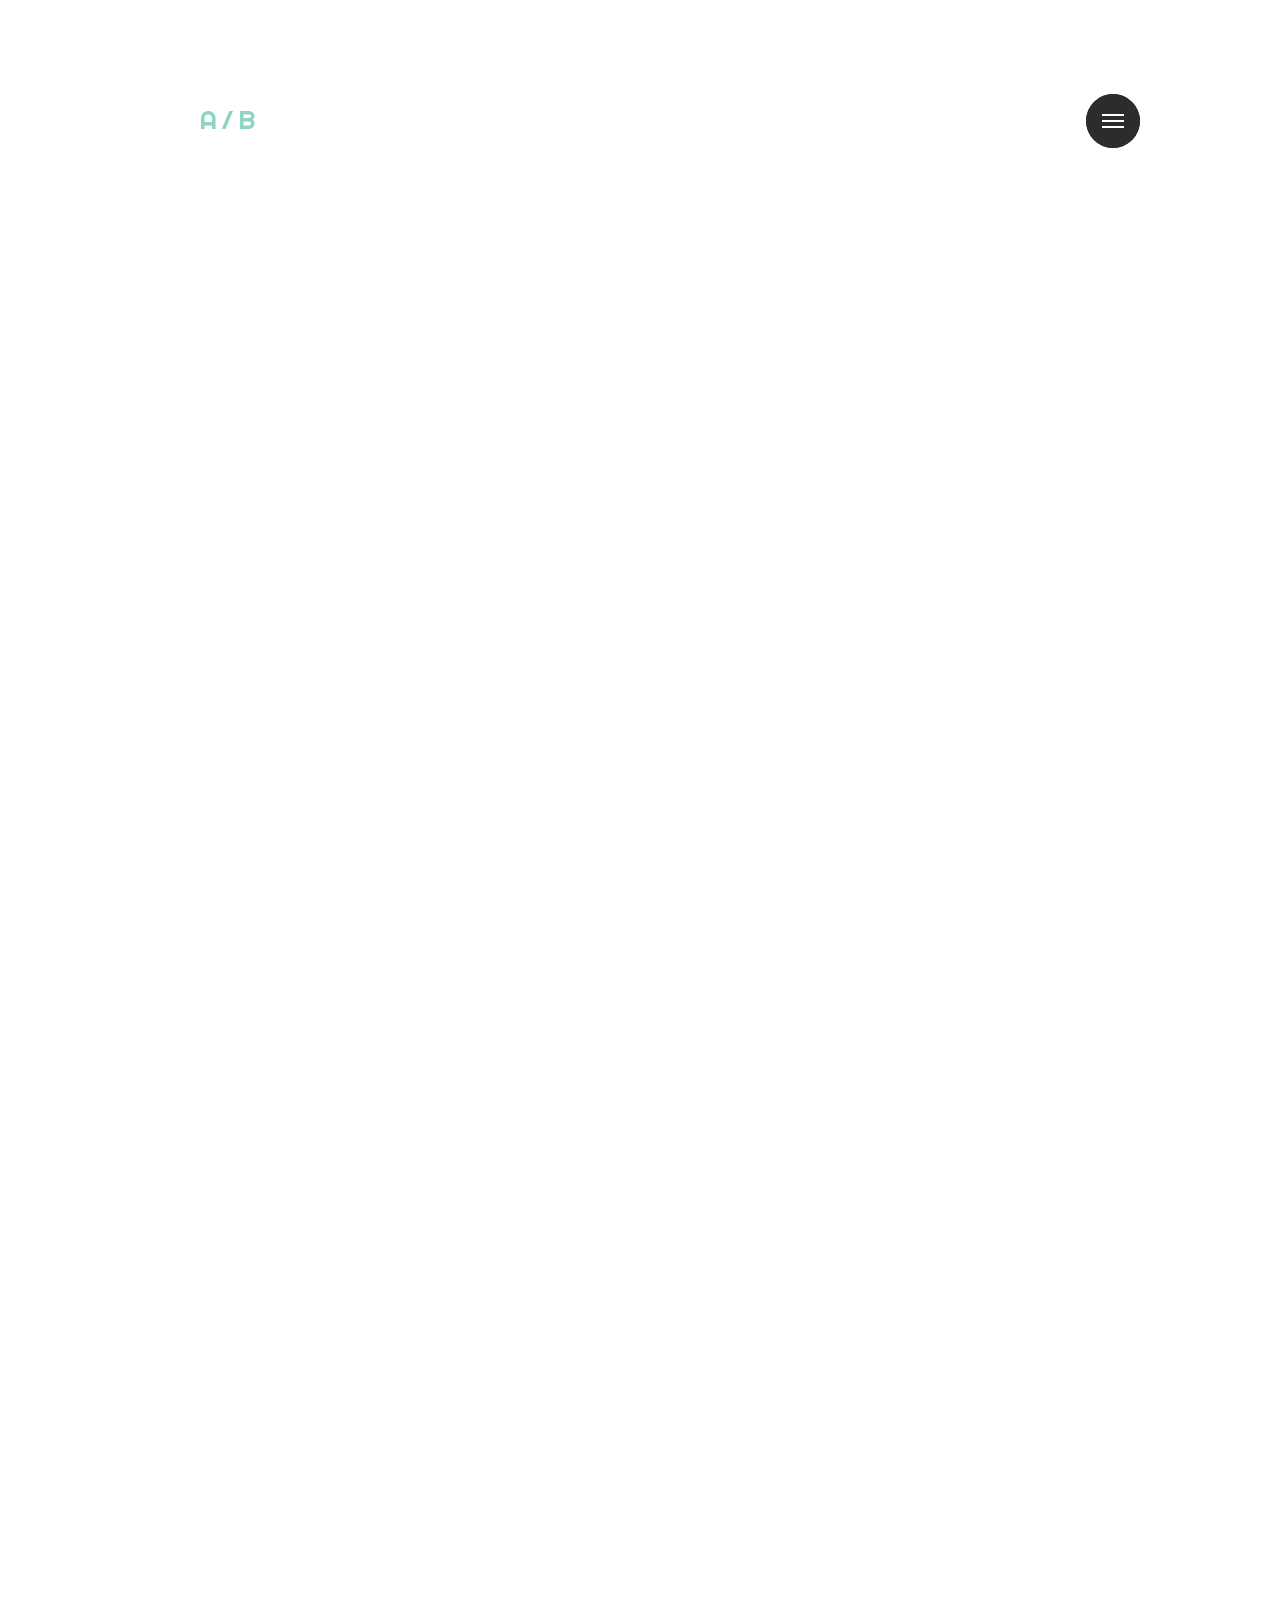
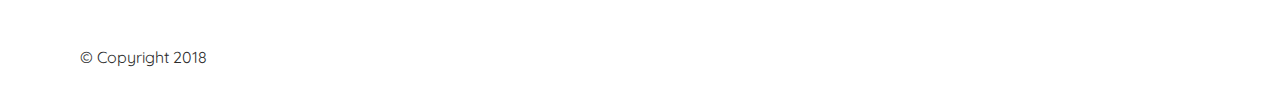
<file: video.html>
<!doctype html>
<html lang="en" class="no-js">
 <head>
  <meta http-equiv="Content-Type" content="text/html; charset=utf-8">
  <meta charset="utf-8">
  <meta viewport="width=device-width">
  <meta http-equiv="x-ua-compatible" content="ie=edge">
  <title>Ayoub Benali - Video</title>
  <link rel="stylesheet" href="styles/main.css" media="screen">
  <link rel="stylesheet" href="http://fonts.googleapis.com/css?family=Righteous&amp;subset=latin,latin-ext" type="text/css">
  <link rel="stylesheet" href="http://fonts.googleapis.com/css?family=Quicksand:300,400,700" type="text/css">
  <link rel="stylesheet" href="scripts/unitegallery/css/unite-gallery.css" type="text/css">
  <script src="scripts/modernizr.js"></script>
 </head>
 <body>
  <a href="#cd-nav" class="cd-nav-trigger">Menu<span class="cd-nav-icon"></span>
   <svg x="0px" y="0px" style="width: 54px;height: 54px;" viewbox="0 0 54 54">
    <circle fill="transparent" stroke="#90D4C5" stroke-width="2" cx="27" cy="27" r="25" stroke-dasharray="157 157" stroke-dashoffset="157"></circle>
   </svg></a>
  <div id="cd-nav" class="cd-nav">
   <div class="cd-navigation-wrapper">
    <div class="cd-half-block">
     <nav>
      <ul class="cd-primary-nav">
       <li><a href="index.html" class="selected">Home</a></li>
       <li><a href="photography.html">Photography</a>
        <ul>
         <li><a href="street-photography.html" class="sub-menu">* Street Photography</a></li>
         <li><a href="portraits.html" class="sub-menu">* Portraits</a></li>
         <li><a href="landscape.html" class="sub-menu">* Landscape</a></li>
        </ul></li>
       <li><a href="video.html">Video</a></li>
       <li><a href="https://github.com/Ayoub-benali/">Code</a></li>
      </ul>
     </nav>
    </div>
    <div class="cd-half-block">
     <address>
      <ul class="cd-contact-info">
       <li><a href="mailto:benaliayoub@outlook.com">benaliayoub@outlook.com</a></li>
      </ul>
      <ul class="cd-contact-socials">
       <li><a href="https://instagram.com/i_am_ayoub">Instagram</a></li>
       <li><a href="https://twitter.com/i_am_ayoub">Twitter</a></li>
      </ul></address>
    </div>
   </div>
  </div>
  <a href="#cd-nav" class="cd-nav-trigger">Menu<span class="cd-nav-icon"></span>
   <svg x="0px" y="0px" style="width: 54px;height: 54px;" viewbox="0 0 54 54">
    <circle fill="transparent" stroke="#90D4C5" stroke-width="2" cx="27" cy="27" r="25" stroke-dasharray="157 157" stroke-dashoffset="157"></circle>
   </svg></a>
  <div id="cd-nav" class="cd-nav">
   <div class="cd-navigation-wrapper">
    <div class="cd-half-block">
     <nav>
      <ul class="cd-primary-nav">
       <li><a href="index.html" class="selected">Home</a></li>
       <li><a href="photography.html">Photography</a>
        <ul>
         <li><a href="street-photography.html" class="sub-menu">* Street Photography</a></li>
         <li><a href="portraits.html" class="sub-menu">* Portraits</a></li>
         <li><a href="landscape.html" class="sub-menu">* Landscape</a></li>
        </ul></li>
       <li><a href="video.html">Video</a></li>
       <li><a href="https://github.com/Ayoub-benali/">Code</a></li>
      </ul>
     </nav>
    </div>
    <div class="cd-half-block">
     <address>
      <ul class="cd-contact-info">
       <li><a href="mailto:benaliayoub@outlook.com">benaliayoub@outlook.com</a></li>
      </ul>
      <ul class="cd-contact-socials">
       <li><a href="https://instagram.com/i_am_ayoub">Instagram</a></li>
       <li><a href="https://twitter.com/i_am_ayoub">Twitter</a></li>
      </ul></address>
    </div>
   </div>
  </div>
  <div class="site-container">
   <header class="site-header cf">
    <div class="site-title">
     <a href="index.html">A/B</a>
    </div>
    <div class="cf"></div>
   </header>
   <section class="site-content">
    <div class="projects-feed cf">
     <div class="page-desc">
      <p class="video-responsive"><iframe style="width: 658;height: 370;" src="https://www.youtube.com/embed/IyUx5YHpd5k" frameborder="0" allow="autoplay; encrypted-media" allowfullscreen></iframe></p>
      <p class="video-responsive"><iframe style="width: 658;height: 370;" src="https://www.youtube.com/embed/6-sP5aauXoI" frameborder="0" allow="autoplay; encrypted-media" allowfullscreen></iframe></p>
      <p class="video-responsive"><iframe style="width: 658;height: 370;" src="https://player.vimeo.com/video/120395927" frameborder="0" allow="autoplay; encrypted-media" webkitallowfullscreen="webkitallowfullscreen" mozallowfullscreen="mozallowfullscreen" allowfullscreen></iframe></p>
     </div>
    </div>
   </section>
   <footer class="site-footer cf">
    <p class="footer-text">© Copyright 2018</p>
   </footer>
  </div>
  <script src="scripts/jquery-2.1.4.min.js"></script>
  <script src="scripts/jquery.fitvids.js"></script>
  <script src="scripts/jquery.imagesloaded.min.js"></script>
  <script src="scripts/main.js"></script>
 </body>
</html>
</file>
<file: unitegallery/css/unite-gallery.css>
.---------Protection--------{}

.ug-gallery-wrapper, 
.ug-gallery-wrapper *{
	transition: all !important;
	-o-transition: all !important;
	-webkit-transition: all;
	-moz-transition: all !important;
	-ms-transition: all !important;
	max-width:none;
}

.ug-gallery-wrapper{
	z-index:0;
} 

.ug-item-wrapper img{
	width:auto;
	max-width:none;
	margin:0px;
	padding:0px;
}

.ug-videoplayer-wrapper video{
	height:100%;
	width:100%;
	visibility: visible !important;
}


.---------General_Styles--------{}

.ug-rtl{
	direction:rtl;
}

.ug-gallery-wrapper{
	overflow:hidden;
	position:relative;
	font-family:Arial, Helvetica, sans-serif;
}

.ug-error-message{
	text-align:center;
	padding-top:30px;
	padding-bottom:30px;
	font-size:20px;
	color:#F30D0D;
}

.ug-error-message-wrapper{
	width:100%;
	height:100%;
	border:1px solid black;
}

.ug-gallery-wrapper .ug-canvas-pie{
	position:absolute;
	z-index:4;
}

.ug-gallery-wrapper .ug-progress-bar{
	position:absolute;
	overflow:hidden;
	z-index:4;
}

.ug-gallery-wrapper .ug-progress-bar-inner{
	xposition:absolute;
}

.ug-gallery-wrapper.ug-fullscreen{
	height: 100% !important;
	width: 100% !important;
	max-width:none !important;
	max-height:none !important;
}

.ug-gallery-wrapper.ug-fake-fullscreen{
	position: fixed !important;
	height: auto !important;
	width: auto !important;
	max-width:none !important;
	max-height:none !important;
	margin: 0px !important;
	padding: 0px !important;
	top: 0px !important;
	left: 0px !important;
	bottom: 0px !important;
	right: 0px !important;
	z-index: 999999 !important;
}

.ug-body-fullscreen{
	overflow: hidden !important;
	height: 100% !important;
	width: 100% !important;
	margin:0px !important;
	padding:0px !important;	
}

.ug-gallery-wrapper .ug-preloader-trans{
	display:block;
	height:35px;
	width:32px;
	height:32px;
	background-image:url('../images/loader_skype_trans.gif');
	background-repeat:no-repeat;
}


.--------------SLIDER------------------{}

.ug-gallery-wrapper .ug-slider-wrapper{
	position:absolute;
	overflow:hidden;
	z-index:1;
	background-color:#000000;
}


.ug-slider-wrapper .ug-slide-wrapper{
	position:absolute;
}

.ug-slide-wrapper.ug-slide-clickable{
	cursor:pointer;
}

.ug-slider-wrapper .ug-slider-inner{
	position:absolute;
	z-index:0;
}

.ug-slider-wrapper .ug-item-wrapper{
	position:absolute;
	overflow:hidden;
}

.ug-slider-wrapper,
.ug-item-wrapper img{
	
	-webkit-user-select: none;	/* make unselectable */         
	-moz-user-select: none; 
	-ms-user-select: none;	
	max-width:none !important;
	box-sizing:border-box;
}

.ug-slider-wrapper .ug-slider-preloader{
	position:absolute;
	z-index:1;
	border:2px solid #ffffff;
	border-radius:6px;
	background-color:#ffffff;
	background-position:center center;
	background-repeat:no-repeat;
}

.ug-slider-preloader.ug-loader1{
	width:30px;
	height:30px;
	background-image:url('../images/loader-white1.gif');
}

.ug-slider-preloader.ug-loader1.ug-loader-black{
	background-image:url('../images/loader-black1.gif');	
}
	
.ug-slider-preloader.ug-loader2{
	width:32px;
	height:32px;
	background-image:url('../images/loader-white2.gif');
}

.ug-slider-preloader.ug-loader2.ug-loader-black{
	background-image:url('../images/loader-black2.gif');	
}

.ug-slider-preloader.ug-loader3{
	width:38px;
	height:38px;
	background-image:url('../images/loader-white3.gif');
}

.ug-slider-preloader.ug-loader3.ug-loader-black{
	background-image:url('../images/loader-black3.gif');	
}

.ug-slider-preloader.ug-loader4{
	width:32px;
	height:32px;
	background-image:url('../images/loader-white4.gif');
	background-color:white;
}

.ug-slider-preloader.ug-loader4.ug-loader-black{
	background-image:url('../images/loader-black4.gif');	
}

.ug-slider-preloader.ug-loader5{
	width:60px;
	height:8px;
	background-image:url('../images/loader-white5.gif');
	background-color:white;
	border:none;
	border-radius:0px;
}

.ug-slider-preloader.ug-loader5.ug-loader-black{
	background-image:url('../images/loader-black5.gif');
	border:2px solid #000000;
}

.ug-slider-preloader.ug-loader6{
	width:32px;
	height:32px;
	background-image:url('../images/loader-white6.gif');
}

.ug-slider-preloader.ug-loader6.ug-loader-black{
	background-image:url('../images/loader-black6.gif');	
}

.ug-slider-preloader.ug-loader7{
	width:32px;
	height:10px;
	background-image:url('../images/loader-white7.gif');
	border-width:3px;
	border-radius:3px;
}

.ug-slider-preloader.ug-loader7.ug-loader-black{
	background-image:url('../images/loader-black7.gif');	
}

.ug-slider-preloader.ug-loader-black{
	border-color:#000000;
	background-color:#000000;
}

.ug-slider-preloader.ug-loader-nobg{
	background-color:transparent;
}

.ug-slider-wrapper .ug-button-videoplay{
	position:absolute;
	z-index:2;
	cursor:pointer;	
}

.ug-slider-wrapper .ug-button-videoplay.ug-type-square{	
	width:86px;
	height:66px;
	background-image:url('../images/play-button-square.png');
	background-position:0px -66px;
}

.ug-slider-wrapper .ug-button-videoplay.ug-type-square.ug-button-hover{
	background-position:0px 0px;
}


.ug-slider-wrapper .ug-button-videoplay.ug-type-round{	
	width:76px;
	height:76px;
	background-image:url('../images/play-button-round.png');
	opacity:0.9;
	filter: alpha(opacity = 90);
	transition: all 0.3s ease 0s !important;
}


.ug-slider-wrapper .ug-button-videoplay.ug-type-round.ug-button-hover{
	opacity:1;
	filter: alpha(opacity = 100);
	transition: all 0.3s ease 0s !important;
}


.--------------VIDEO_PLAYER------------------{}

.ug-gallery-wrapper .ug-videoplayer{
	position:absolute;
	z-index:100;	
	background-color:#000000;
	background-image:url('../images/loader-black1.gif');	
	background-repeat:no-repeat;
	background-position:center center;
	box-sizing:border-box;
	-moz-box-sizing:border-box;
}

.ug-videoplayer .ug-videoplayer-wrapper{
	width:100%;
	height:100%;
	background-color:#000000;
	background-image:url('../images/loader-black1.gif');	
	background-repeat:no-repeat;
	background-position:center center;
}


.ug-videoplayer .ug-videoplayer-button-close{
	position:absolute;
	height:64px;
	width:64px;
	background-image:url('../images/button-close.png');
	cursor:pointer;
	z-index:1000;
}


.ug-videoplayer .ug-videoplayer-button-close:hover{
	background-position: 0px -64px;
}

.--------------THUMBS_STRIP------------------{}


.ug-gallery-wrapper .ug-thumbs-strip,
.ug-gallery-wrapper .ug-thumbs-grid{
	position:absolute;
	overflow:hidden;
	
	-webkit-user-select: none;	/* make unselectable */         
	-moz-user-select: none; 
	-ms-user-select: none;
	
	xbackground-color:green;
	z-index:10;
}

.ug-thumbs-strip.ug-dragging{
	xcursor: -webkit-grab;
	xcursor: -moz-grab;
}

.ug-gallery-wrapper .ug-thumbs-strip-inner,
.ug-gallery-wrapper .ug-thumbs-grid-inner{
	position:absolute;
}

.ug-thumb-wrapper.ug-thumb-generated{
	position:absolute;
	overflow:hidden;
	
	-webkit-user-select: none;	/* make unselectable */         
	-moz-user-select: none; 
	-ms-user-select: none;
	
	box-sizing:border-box;
	-moz-box-sizing:border-box;
}


.ug-thumb-wrapper.ug-thumb-generated .ug-thumb-loader,
.ug-thumb-wrapper.ug-thumb-generated .ug-thumb-error{
	position:absolute;
	top:0px;
	left:0px;
	background-repeat:no-repeat;
	background-position:center center;
}

.ug-thumb-wrapper .ug-thumb-border-overlay{
	position:absolute;
	top:0px;
	left:0px;
	z-index:4;
	box-sizing:border-box;
	-moz-box-sizing:border-box;
	border-style:solid;
}

.ug-thumb-wrapper .ug-thumb-overlay{
	position:absolute;
	top:0px;
	left:0px;
	z-index:3;
}

.ug-thumb-wrapper.ug-thumb-generated .ug-thumb-loader-dark{
	background-image:url('../images/loader.gif');
}

.ug-thumb-wrapper.ug-thumb-generated .ug-thumb-loader-bright{
	background-image:url('../images/loader_bright.gif');
}

.ug-thumb-wrapper.ug-thumb-generated .ug-thumb-error{
	background-image:url('../images/not_loaded.png');
}

.ug-thumb-wrapper.ug-thumb-generated img{
	position:absolute;
	z-index:1;
	max-width:none !important;
}

.ug-thumb-wrapper.ug-thumb-generated img.ug-thumb-image-overlay{
	position:absolute;
	z-index:2;
	max-width:none !important;
}


/* bw desaturate effect lightweight */
img.ug-bw-effect{
	filter: grayscale(100%);
    filter: url("data:image/svg+xml;utf8,<svg xmlns=\'http://www.w3.org/2000/svg\'><filter id=\'grayscale\'><feColorMatrix type=\'matrix\' values=\'0.3333 0.3333 0.3333 0 0 0.3333 0.3333 0.3333 0 0 0.3333 0.3333 0.3333 0 0 0 0 0 1 0\'/></filter></svg>#grayscale"); /* Firefox 10+, Firefox on Android */	
	-moz-filter: grayscale(100%);
	-webkit-filter: grayscale(100%); 
}

/* blur effect desaturate effect lightweight */
img.ug-blur-effect{
	
	filter: blur(0.8px); 
	-webkit-filter: blur(0.8px);
	-moz-filter: blur(0.8px);
	-o-filter: blur(0.8px);
	-ms-filter: blur(0.8px);    
    filter: url("data:image/svg+xml;utf8,<svg xmlns=\'http://www.w3.org/2000/svg\'><filter id='blur'><feGaussianBlur stdDeviation=\'0.8\' /></filter></svg>#blur"); /* Firefox 10+, Firefox on Android */
	filter:progid:DXImageTransform.Microsoft.Blur(PixelRadius='0.8');
}

img.ug-sepia-effect{
	-webkit-filter: sepia(1);
	-webkit-filter: sepia(100%); -moz-filter: sepia(100%);
	-ms-filter: sepia(100%); -o-filter: sepia(100%);
	filter: url("data:image/svg+xml;utf8,<svg xmlns=\'http://www.w3.org/2000/svg\'><filter id=\'sepia\'><feColorMatrix values=\'0.14 0.45 0.05 0 0 0.12 0.39 0.04 0 0 0.08 0.28 0.03 0 0 0 0 0 1 0\' /></filter></svg>#sepia"); /* Firefox 10+, Firefox on Android */
	filter: sepia(100%);
	background-color: #5E2612;
	filter: alpha(opacity = 50);
	zoom:1;
}


.--------------BULLETS------------------{}


.ug-gallery-wrapper .ug-bullets{
	position: absolute;
	top:0px;
	left:0px;
	margin:0px;
	padding:0px;
}

.ug-gallery-wrapper .ug-bullets .ug-bullet{
	background-repeat:no-repeat;
	cursor:pointer;
	display:block;
	float:left;
	z-index:2;
}

.ug-gallery-wrapper .ug-bullets .ug-bullet:first-child{
	margin-left:0px;
}


.--------------TEXT_PANEL------------------{}

.ug-gallery-wrapper .ug-textpanel{
	position:absolute;
	overflow:hidden;
}

.ug-slider-wrapper .ug-textpanel{
	z-index:2;
}

.ug-gallery-wrapper .ug-textpanel-bg,
.ug-gallery-wrapper .ug-textpanel-title,
.ug-gallery-wrapper .ug-textpanel-description{
	display:block;
	position:absolute;
	margin:0px;
	padding:0px;
}


.ug-gallery-wrapper .ug-textpanel-bg{
	background-color:#000000;
	opacity:0.4;
	filter: alpha(opacity = 40);
	z-index:1;
}

.ug-textpanel-textwrapper{
	overflow:hidden;
}

.ug-gallery-wrapper .ug-textpanel-title{
	font-size:16px;
	font-weight:bold;
	color:white;
	text-align:left;
	z-index:2;	
}

.ug-gallery-wrapper .ug-textpanel-description{
	font-size:14px;
	color:white;
	text-align:left;
	z-index:3;
}


.--------------ZOOM_PANEL------------------{}

.ug-slider-wrapper .ug-zoompanel{
	position:absolute;
	top:200px;
	left:100px;
}

.ug-zoompanel .ug-zoompanel-button{
    background-repeat: no-repeat;
    cursor:pointer;
    display:block;
}


.--------------ZOOM_PANEL_BUTTONS------------------{}

.ug-gallery-wrapper .ug-arrow-left{
	position:absolute;	
	background-repeat:no-repeat;
	display:block;
	cursor:pointer;
}

.ug-gallery-wrapper .ug-arrow-right{
	position:absolute;
	background-repeat:no-repeat;
	cursor:pointer;
}


.--------------GRID_PANEL_AND_ARROWS------------------{}


.ug-gallery-wrapper .ug-grid-panel{
	position:absolute;
    background-color: #000000;
    xbackground-color: blue;

    z-index:2;
}


.ug-gallery-wrapper .ug-grid-panel .grid-arrow{
	position:absolute;
	background-repeat:no-repeat;
	cursor:pointer;
	z-index:11;
}

.ug-gallery-wrapper .ug-grid-panel .grid-arrow.ug-button-disabled{
	cursor:default;	
}


/* handle tip */
.ug-gallery-wrapper .ug-panel-handle-tip{
	position:absolute;
	z-index:13;
	cursor:pointer;
}

.ug-gallery-wrapper .ug-overlay-disabled{
	position:absolute;
	z-index:100;
	width:100%;
	height:100%;
	background-color:#000000;
	opacity: 0.3;
    filter: alpha(opacity=30);	
	background-image:url('../images/cover-grid.png');
}


.--------------STRIP_PANEL------------------{}

.ug-gallery-wrapper .ug-strip-panel{
	position:absolute;
	background-color:#000000;
	z-index:2;
}

.ug-strip-panel .ug-strip-arrow{
	position:absolute;	
	cursor:pointer;
}

.ug-strip-panel .ug-strip-arrow.ug-button-disabled{
	cursor:default;
}


.ug-strip-panel .ug-strip-arrow-tip{
	position:absolute;
}

.--------------TILES------------------{}

.ug-thumb-wrapper.ug-tile{
	display:block;
	position:absolute;
	box-sizing:border-box;
	-moz-box-sizing:border-box;
	overflow:hidden;
	padding:0px;
	margin:0px;
}

.ug-tile .ug-tile-cloneswrapper{
	position:absolute;
	width:0px;
	height:0px;
	top:0px;
	left:0px;
	overflow:hidden;
	opacity:0;
	filter: alpha(opacity = 90);
}


/* transit something */
/* transit fixed size items */
/* transit image overlay */

.ug-tiles-transit.ug-tiles-transition-active .ug-thumb-wrapper.ug-tile,
.ug-tiles-transit.ug-tiles-transition-active .ug-thumb-wrapper.ug-tile .ug-trans-enabled{
	transition: left 0.7s ease 0s, top 0.7s ease 0s, width 0.7s ease 0s, height 0.7s ease 0s !important;
}


.ug-thumb-wrapper.ug-tile.ug-tile-clickable{
	cursor: pointer;
}

.ug-thumb-wrapper.ug-tile .ug-image-container{
	position:absolute;
	overflow:hidden;
	z-index:1;
	top:0px;
	left:0px;
}

.ug-thumb-wrapper.ug-tile img.ug-thumb-image{

	-webkit-user-select: none;	/* make unselectable */         
	-moz-user-select: none; 
	-ms-user-select: none;	
	max-width:none !important;
	max-height:none !important;

	display:block;	
	border:none;
	padding:0px !important;
	margin:0px !important;
	
	width:auto;
	height:auto;
	position:absolute;
}


.ug-thumb-wrapper.ug-tile .ug-tile-image-overlay{
	position:absolute;
	overflow:hidden;
	z-index:2;
	top:0px;
	left:0px;
}

.ug-thumb-wrapper.ug-tile .ug-tile-image-overlay img{
	width:100%;
	max-width:none !important;	
}

.ug-tiletype-justified .ug-thumb-wrapper.ug-tile .ug-tile-image-overlay img{
	height:100%;
	max-width:none !important;	
}

.ug-thumb-wrapper.ug-tile .ug-tile-icon{
	position:absolute;
	width:38px;
	height:38px;
	background-repeat:no-repeat;
	background-position:0 0;
	xbackground-color:green;
	z-index:6;
	top:1px;
	left:1px;
	cursor:pointer;
}

.ug-thumb-wrapper.ug-tile .ug-tile-icon.ug-icon-link{
	background-image:url('../images/icon-link32.png');	
}

.ug-thumb-wrapper.ug-tile .ug-tile-icon.ug-icon-zoom{
	background-image:url('../images/icon-zoom32.png');	
}

.ug-thumb-wrapper.ug-tile .ug-tile-icon.ug-icon-play{
	background-image:url('../images/icon-play32.png');	
}

.ug-thumb-wrapper.ug-tile .ug-tile-icon:hover{
	background-position:0 -38px;
}


.ug-thumbs-grid .ug-tile-image-overlay img{
	width:auto;
	height:auto;
	position:absolute;
	max-width:none !important;
}

/* text panel on tiles*/

.ug-tile .ug-textpanel{
	z-index: 5;
	cursor:default;
}

.ug-tile.ug-tile-clickable .ug-textpanel{
	cursor:pointer;
}

.ug-tile .ug-textpanel-title{
	font-size:14px;
	font-weight:bold;
}

.--------------CAROUSEL------------------{}

.ug-gallery-wrapper .ug-carousel-wrapper{
	position:absolute;
	overflow:hidden;
}

.ug-gallery-wrapper .ug-carousel-inner{
	position:absolute;
}


.------------------LIGHTBOX---------------------{}

.ug-gallery-wrapper.ug-lightbox{
	display: none;
	position: fixed;
    border: none;
    padding:0px;
    margin:0px;
    outline: invert none medium;
    overflow: hidden;
    top: 0;
    left: 0;
	width: 100%;
    height: 100%;
	max-width:none !important;
	max-height:none !important;
    z-index: 999999;
}

.ug-lightbox .ug-lightbox-top-panel{
	position:absolute;
	z-index:2;
}

.ug-lightbox .ug-lightbox-top-panel-overlay{
	width:100%;
	height:100%;
	position:absolute;
	background-color:#000000;
	opacity:0.4;
	filter: alpha(opacity=40);
}


.ug-lightbox .ug-lightbox-overlay{
	z-index:1;
	width:100%;
	height:100%;
    background-color:#000000;
    opacity:1;
}

.ug-lightbox .ug-slider-wrapper{
	z-index:1;
	xbackground-color:green;
	background-color:transparent !important;
}

.ug-lightbox .ug-textpanel{
	z-index: 2;
}


.ug-lightbox .ug-lightbox-arrow-left,
.ug-lightbox .ug-lightbox-arrow-right{
	position:absolute;
	width:50px;
	height:55px;
	background-repeat:no-repeat;
	background-image:url('../images/lightbox-arrow-left.png');
	background-position:0px 0px;
	z-index:3;
	cursor:pointer;
}

.ug-lightbox .ug-lightbox-arrow-right{
	background-image:url('../images/lightbox-arrow-right.png');
}

.ug-lightbox .ug-lightbox-button-close{
	position:absolute;
	width:36px;
	height:36px;
	background-repeat:no-repeat;
	background-image:url('../images/lightbox-icon-close.png');
	background-position:0px 0px;
	z-index:4;
	cursor:pointer;
}


.ug-lightbox-compact .ug-lightbox-button-close{
	width:45px;
	height:41px;
	background-image:url('../images/lightbox-icon-close-compact2.png');
}


.ug-lightbox .ug-lightbox-arrow-left.ug-arrow-hover,
.ug-lightbox .ug-lightbox-arrow-right.ug-arrow-hover{
	background-position:0px -55px;	
}

.ug-lightbox .ug-lightbox-button-close.ug-button-hover{
	background-position:0px -35px;
}

.ug-lightbox-compact .ug-lightbox-button-close.ug-button-hover{
	background-position:0px -40px;
}

.ug-lightbox .ug-lightbox-numbers{
	position:absolute;
	color:#e5e5e5;
	font-size:12px;
	top:14px;
	left:8px;
	z-index:3;
}

.ug-lightbox-compact .ug-lightbox-numbers{
	font-size: 14px;
	padding-right:5px;
	padding-top:7px;
}

.ug-lightbox .ug-textpanel-title,
.ug-lightbox .ug-textpanel-description{
	font-size: 14px;
	font-weight: normal;
	color: #e5e5e5;
}

.ug-lightbox-compact .ug-textpanel-title,
.ug-lightbox-compact .ug-textpanel-description{
	color:#F3F3F3;
	font-size: 16px;
}

.------------------CATEGORY_TABS---------------------{}

	.ug-tabs-wrapper{
		margin-top:0px;
		margin-bottom:20px;
		text-align:center;
	}

	.ug-tabs-wrapper a.ug-tab{
	    display: inline-block;
		cursor:pointer;
		text-decoration:none;
		color:#ffffff;
		padding-left:8px;
		padding-right:8px;
		padding-top:6px;
		padding-bottom:6px;
		margin-left:5px;
		background-color:#333333;
		border-radius:3px;
		font-size:12px;
		font-weight:normal;
		
		border: 1px solid #969696;
	}
	
	.ug-tabs-wrapper a.ug-tab:hover{
		background-color: #707070 !important;
	}

	.ug-tabs-wrapper a.ug-tab.ug-tab-selected,
	.ug-tabs-wrapper a.ug-tab.ug-tab-selected:hover{
		background-color: #2077A2 !important;
		cursor:default !important;
	}

	.ug-tabs-wrapper a.ug-tab:first-child{
		margin-left:0px !important;
	}


.------------------DEFAULT_SKIN---------------------{}

/* --- arrows -- */

.ug-arrow-left.ug-skin-default,
.ug-arrow-right.ug-skin-default{
	width:15px;
	height:30px;
	background-image:url('../skins/default/slider_arrow_left.png');
	background-position:0px 0px;
}

.ug-arrow-right.ug-skin-default{
	background-image:url('../skins/default/slider_arrow_right.png');
}

.ug-arrow-left.ug-skin-default.ug-arrow-hover,
.ug-arrow-right.ug-skin-default.ug-arrow-hover{
	background-position:0px -30px;
}

.ug-arrow-left.ug-skin-default.ug-arrow-disabled,
.ug-arrow-right.ug-skin-default.ug-arrow-disabled{
	background-position:0px -60px;
}

/* --- bullets -- */

.ug-bullets.ug-skin-default .ug-bullet{
	width:15px;
	height:15px;
	background-image:url('../skins/default/slider_bullets.png');
	background-position:top left;
	margin-left:5px;
}

.ug-bullets.ug-skin-default .ug-bullet.ug-bullet-active{
	background-position:bottom left;
}

.ug-bullets.ug-skin-default.ug-bullets-gray .ug-bullet{ 
	background-image:url('../skins/default/tile_bullets_gray.png');
}

.ug-bullets.ug-skin-default.ug-bullets-blue .ug-bullet{ 
	background-image:url('../skins/default/tile_bullets_blue.png');
}

.ug-bullets.ug-skin-default.ug-bullets-brown .ug-bullet{ 
	background-image:url('../skins/default/tile_bullets_brown.png');
}

.ug-bullets.ug-skin-default.ug-bullets-green .ug-bullet{ 
	background-image:url('../skins/default/tile_bullets_green.png');
}

.ug-bullets.ug-skin-default.ug-bullets-red .ug-bullet{ 
	background-image:url('../skins/default/tile_bullets_red.png');
}

.ug-button-tile-navigation{
	width:36px;
	height:36px;
	background-position:top left;
	cursor:pointer;
	float:left;
}

.ug-button-tile-navigation.ug-button-tile-left{
	background-image:url('../skins/default/tile_button_left.png');
}

.ug-button-tile-navigation.ug-button-tile-right{
	background-image:url('../skins/default/tile_button_right.png');
}

.ug-button-tile-navigation:hover{
	background-position:bottom left;
}

.ug-button-tile-navigation.ug-button-disabled{
	opacity:0.6;
}

.ug-button-tile-navigation.ug-button-disabled:hover{
	background-position:top left;	
}

.ug-button-tile-navigation.ug-button-tile-play{
	background-image:url('../skins/default/tile_button_play_pause.png');
	width:35px;
} 

.ug-button-tile-navigation.ug-button-tile-play.ug-pause-icon{
	background-position:bottom left;
} 

.ug-button-tile-navigation.ug-button-tile-play:hover{
	background-position:top left;
} 

.ug-button-tile-navigation.ug-button-tile-play.ug-pause-icon:hover{
	background-position:bottom left;
} 


/* --- play button -- */

.ug-button-play.ug-skin-default{
	position:absolute;
	background-image:url('../skins/default/button_playpause.png');
    width:14px;
    height:17px;
    cursor:pointer;
	background-position:0px 0px;
}

.ug-button-play.ug-skin-default.ug-button-hover{
	background-position:0px -17px;	
}

.ug-button-play.ug-skin-default.ug-stop-mode{
	background-position:0px -34px;
}

.ug-button-play.ug-skin-default.ug-stop-mode.ug-button-hover{
	background-position:0px -51px;
}

/* --- fullscreen button -- */

.ug-button-fullscreen.ug-skin-default{
	position:absolute;
	background-image:url('../skins/default/button_fullscreen.png');
    width:16px;
    height:16px;
    cursor:pointer;
	background-position:0px 0px;
}

.ug-button-fullscreen.ug-skin-default.ug-button-hover{
	background-position:0px -16px;	
}

.ug-button-fullscreen.ug-skin-default.ug-fullscreenmode{
	background-position:0px -32px;
}

.ug-button-fullscreen.ug-skin-default.ug-fullscreenmode.ug-button-hover{
	background-position:0px -48px;
}


/* --- zoom panel --- */

.ug-zoompanel.ug-skin-default .ug-zoompanel-button{
    background-repeat: no-repeat;
    cursor:pointer;
    height: 23px;
    width: 23px;
    margin-top:5px;
    background-position: 0px 0px;	
}

.ug-zoompanel.ug-skin-default .ug-zoompanel-plus{
	margin-top:0px;
}

.ug-zoompanel.ug-skin-default .ug-zoompanel-plus{
	background-image:url('../skins/default/icon_zoom_plus.png');
}

.ug-zoompanel.ug-skin-default .ug-zoompanel-minus{
	background-image:url('../skins/default/icon_zoom_minus.png');
}

.ug-zoompanel.ug-skin-default .ug-zoompanel-return{
	background-image:url('../skins/default/icon_zoom_back.png');
}

.ug-zoompanel.ug-skin-default .ug-zoompanel-button.ug-button-hover{
    background-position: 0px -23px;
}

.ug-zoompanel.ug-skin-default .ug-zoompanel-button-disabled,
.ug-zoompanel.ug-skin-default .ug-zoompanel-button.ug-button-hover.ug-zoompanel-button-disabled{
    background-position: 0px -46px;
    cursor:default;
}


/* --- Grid Panel Arrows -- */

/*--- down arrow ---*/

.ug-gallery-wrapper .ug-grid-panel .grid-arrow-down.ug-skin-default{
	width:30px;
	height:15px;
	background-position:0px 0px;	
	background-image:url('../skins/default/arrow_grid_down.png');
}

.ug-gallery-wrapper .ug-grid-panel .grid-arrow-down.ug-skin-default.ug-button-hover{
	background-position:0px -15px;
}

.ug-gallery-wrapper .ug-grid-panel .grid-arrow-down.ug-skin-default.ug-button-hover.ug-button-disabled,
.ug-gallery-wrapper .ug-grid-panel .grid-arrow-down.ug-skin-default.ug-button-disabled{
	background-position:0px -30px;
}


/*--- up arrow ---*/

.ug-gallery-wrapper .ug-grid-panel .grid-arrow-up.ug-skin-default{
	width:30px;
	height:15px;
	background-position:0px 0px;	
	background-image:url('../skins/default/arrow_grid_up.png');
}

.ug-gallery-wrapper .ug-grid-panel .grid-arrow-up.ug-skin-default.ug-button-hover{
	background-position:0px -15px;	
}

.ug-gallery-wrapper .ug-grid-panel .grid-arrow-up.ug-skin-default.ug-button-hover.ug-button-disabled,
.ug-gallery-wrapper .ug-grid-panel .grid-arrow-up.ug-skin-default.ug-button-disabled{
	background-position:0px -30px;
}

/*--- left arrow ---*/

.ug-gallery-wrapper .ug-grid-panel .grid-arrow-left.ug-skin-default{
	width:40px;
	height:40px;
	background-position:0px -40px;
	background-image:url('../skins/default/grid_arrow_left.png');
}

.ug-gallery-wrapper .ug-grid-panel .grid-arrow-left.ug-skin-default.ug-button-hover{
	background-position:0px -0px;
}

.ug-gallery-wrapper .ug-grid-panel .grid-arrow-left.ug-skin-default.ug-button-hover.ug-button-disabled,
.ug-gallery-wrapper .ug-grid-panel .grid-arrow-left.ug-skin-default.ug-button-disabled{
	background-position:0px -80px;
}

/*--- right arrow ---*/

.ug-gallery-wrapper .ug-grid-panel .grid-arrow-right.ug-skin-default{
	width:40px;
	height:40px;
	background-position:0px -40px;	
	background-image:url('../skins/default/grid_arrow_right.png');
}

.ug-gallery-wrapper .ug-grid-panel .grid-arrow-right.ug-skin-default.ug-button-hover{
	background-position:0px -0px;
}

.ug-gallery-wrapper .ug-grid-panel .grid-arrow-right.ug-skin-default.ug-button-hover.ug-button-disabled,
.ug-gallery-wrapper .ug-grid-panel .grid-arrow-right.ug-skin-default.ug-button-disabled{
	background-position:0px -80px;
}

/*--- left arrow - horizontal panel type ---*/

.ug-gallery-wrapper .ug-grid-panel .grid-arrow-left-hortype.ug-skin-default{
	width:15px;
	height:30px;
	background-image:url('../skins/default/slider_arrow_left.png');
	background-position:0px 0px;
}

.ug-gallery-wrapper .ug-grid-panel .grid-arrow-left-hortype.ug-skin-default.ug-button-hover{
	background-position:0px -30px;
}

.ug-gallery-wrapper .ug-grid-panel .grid-arrow-left-hortype.ug-skin-default.ug-button-hover.ug-button-disabled,
.ug-gallery-wrapper .ug-grid-panel .grid-arrow-left-hortype.ug-skin-default.ug-button-disabled{
	background-position:0px -60px;
}


/*--- right arrow - horizontal panel type ---*/

.ug-gallery-wrapper .ug-grid-panel .grid-arrow-right-hortype.ug-skin-default{
	width:15px;
	height:30px;
	background-image:url('../skins/default/slider_arrow_right.png');
	background-position:0px 0px;
}

.ug-gallery-wrapper .ug-grid-panel .grid-arrow-right-hortype.ug-skin-default.ug-button-hover{
	background-position:0px -30px;
}

.ug-gallery-wrapper .ug-grid-panel .grid-arrow-right-hortype.ug-skin-default.ug-button-hover.ug-button-disabled,
.ug-gallery-wrapper .ug-grid-panel .grid-arrow-right-hortype.ug-skin-default.ug-button-disabled{
	background-position:0px -60px;
}


/* --- Strip Panel Arrows -- */

/* left and right arrows */

.ug-strip-panel .ug-strip-arrow-left.ug-skin-default,
.ug-strip-panel .ug-strip-arrow-right.ug-skin-default{
	width:25px;
	height:50px;
}

.ug-strip-panel .ug-strip-arrow-left.ug-skin-default .ug-strip-arrow-tip,
.ug-strip-panel .ug-strip-arrow-right.ug-skin-default .ug-strip-arrow-tip{
	background-position:0px 0px;
	background-repeat:no-repeat;
	width:4px;
	height:7px;
}

.ug-strip-panel .ug-strip-arrow-left.ug-skin-default .ug-strip-arrow-tip{
	background-image:url('../skins/default/arrows_strip_left.png');
}

.ug-strip-panel .ug-strip-arrow-right.ug-skin-default .ug-strip-arrow-tip{
	background-image:url('../skins/default/arrows_strip_right.png');	
}

.ug-strip-panel .ug-strip-arrow-left.ug-skin-default.ug-button-hover .ug-strip-arrow-tip,
.ug-strip-panel .ug-strip-arrow-right.ug-skin-default.ug-button-hover .ug-strip-arrow-tip{
	background-position:0px -7px;
}


/* up and down arrows */

.ug-strip-panel .ug-strip-arrow-up.ug-skin-default,
.ug-strip-panel .ug-strip-arrow-down.ug-skin-default{
	height:25px;
	width:50px;
}

.ug-strip-panel .ug-strip-arrow-up.ug-skin-default .ug-strip-arrow-tip,
.ug-strip-panel .ug-strip-arrow-down.ug-skin-default .ug-strip-arrow-tip{
	background-position:0px 0px;
	background-repeat:no-repeat;
	width:7px;
	height:4px;
}

.ug-strip-panel .ug-strip-arrow-up.ug-skin-default .ug-strip-arrow-tip{
	background-image:url('../skins/default/arrows_strip_up.png');
}

.ug-strip-panel .ug-strip-arrow-down.ug-skin-default .ug-strip-arrow-tip{
	background-image:url('../skins/default/arrows_strip_down.png');	
}

.ug-strip-panel .ug-strip-arrow-up.ug-skin-default.ug-button-hover .ug-strip-arrow-tip,
.ug-strip-panel .ug-strip-arrow-down.ug-skin-default.ug-button-hover .ug-strip-arrow-tip{
	background-position:-7px 0px;
}

.ug-strip-panel .ug-strip-arrow.ug-skin-default.ug-button-disabled .ug-strip-arrow-tip{
	background-position:0px 0px;
	opacity:0.5;
	filter: alpha(opacity = 50);
}


/* --- Panel Handle Tip -- */

/* left and right handle */
.ug-gallery-wrapper .ug-handle-tip-left.ug-skin-default,
.ug-gallery-wrapper .ug-handle-tip-right.ug-skin-default{
	width:22px;
	height:36px;
	background-image:url('../skins/default/grid_handle_black_left.png');
	background-repeat:no-repeat;
	background-position:0px -36px;
}

.ug-gallery-wrapper .ug-handle-tip-right.ug-skin-default{
	background-image:url('../skins/default/grid_handle_black_right.png');
	background-position:0px -36px;
}

.ug-gallery-wrapper .ug-handle-tip-left.ug-button-hover.ug-skin-default,
.ug-gallery-wrapper .ug-handle-tip-right.ug-button-hover.ug-skin-default{
	background-position:0px -0px;	
}

.ug-gallery-wrapper .ug-handle-tip-left.ug-skin-default.ug-button-closed,
.ug-gallery-wrapper .ug-handle-tip-right.ug-skin-default.ug-button-closed{
	background-position:0px -108px;
}

.ug-gallery-wrapper .ug-handle-tip-left.ug-skin-default.ug-button-closed.ug-button-hover,
.ug-gallery-wrapper .ug-handle-tip-right.ug-skin-default.ug-button-closed.ug-button-hover{
	background-position:0px -72px;
}


/* top and bottom handle */

.ug-gallery-wrapper .ug-handle-tip-top.ug-skin-default,
.ug-gallery-wrapper .ug-handle-tip-bottom.ug-skin-default{	
	width:36px;
	height:22px;
	background-image:url('../skins/default/grid_handle_black_top.png');
	background-repeat:no-repeat;
	background-position:-36px 0px;
}

.ug-gallery-wrapper .ug-handle-tip-bottom.ug-skin-default{
	background-image:url('../skins/default/grid_handle_black_bottom.png');
	background-position:-36px 0px;
}

.ug-gallery-wrapper .ug-handle-tip-top.ug-skin-default.ug-button-hover,
.ug-gallery-wrapper .ug-handle-tip-bottom.ug-skin-default.ug-button-hover{
	background-position:0px 0px;	
}

.ug-gallery-wrapper .ug-handle-tip-top.ug-skin-default.ug-button-closed,
.ug-gallery-wrapper .ug-handle-tip-bottom.ug-skin-default.ug-button-closed{
	background-position:-108px 0px;
}

.ug-gallery-wrapper .ug-handle-tip-top.ug-skin-default.ug-button-closed.ug-button-hover,
.ug-gallery-wrapper .ug-handle-tip-bottom.ug-skin-default.ug-button-closed.ug-button-hover{
	background-position:-72px 0px;
}
</file>
<file: scripts/unitegallery/css/unite-gallery.css>
.---------Protection--------{}

.ug-gallery-wrapper, 
.ug-gallery-wrapper *{
	transition: all !important;
	-o-transition: all !important;
	-webkit-transition: all;
	-moz-transition: all !important;
	-ms-transition: all !important;
	max-width:none;
}

.ug-gallery-wrapper{
	z-index:0;
} 

.ug-item-wrapper img{
	width:auto;
	max-width:none;
	margin:0px;
	padding:0px;
}

.ug-videoplayer-wrapper video{
	height:100%;
	width:100%;
	visibility: visible !important;
}


.---------General_Styles--------{}

.ug-rtl{
	direction:rtl;
}

.ug-gallery-wrapper{
	overflow:hidden;
	position:relative;
	font-family:Arial, Helvetica, sans-serif;
}

.ug-error-message{
	text-align:center;
	padding-top:30px;
	padding-bottom:30px;
	font-size:20px;
	color:#F30D0D;
}

.ug-error-message-wrapper{
	width:100%;
	height:100%;
	border:1px solid black;
}

.ug-gallery-wrapper .ug-canvas-pie{
	position:absolute;
	z-index:4;
}

.ug-gallery-wrapper .ug-progress-bar{
	position:absolute;
	overflow:hidden;
	z-index:4;
}

.ug-gallery-wrapper .ug-progress-bar-inner{
	xposition:absolute;
}

.ug-gallery-wrapper.ug-fullscreen{
	height: 100% !important;
	width: 100% !important;
	max-width:none !important;
	max-height:none !important;
}

.ug-gallery-wrapper.ug-fake-fullscreen{
	position: fixed !important;
	height: auto !important;
	width: auto !important;
	max-width:none !important;
	max-height:none !important;
	margin: 0px !important;
	padding: 0px !important;
	top: 0px !important;
	left: 0px !important;
	bottom: 0px !important;
	right: 0px !important;
	z-index: 999999 !important;
}

.ug-body-fullscreen{
	overflow: hidden !important;
	height: 100% !important;
	width: 100% !important;
	margin:0px !important;
	padding:0px !important;	
}

.ug-gallery-wrapper .ug-preloader-trans{
	display:block;
	height:35px;
	width:32px;
	height:32px;
	background-image:url('../images/loader_skype_trans.gif');
	background-repeat:no-repeat;
}


.--------------SLIDER------------------{}

.ug-gallery-wrapper .ug-slider-wrapper{
	position:absolute;
	overflow:hidden;
	z-index:1;
	background-color:#000000;
}


.ug-slider-wrapper .ug-slide-wrapper{
	position:absolute;
}

.ug-slide-wrapper.ug-slide-clickable{
	cursor:pointer;
}

.ug-slider-wrapper .ug-slider-inner{
	position:absolute;
	z-index:0;
}

.ug-slider-wrapper .ug-item-wrapper{
	position:absolute;
	overflow:hidden;
}

.ug-slider-wrapper,
.ug-item-wrapper img{
	
	-webkit-user-select: none;	/* make unselectable */         
	-moz-user-select: none; 
	-ms-user-select: none;	
	max-width:none !important;
	box-sizing:border-box;
}

.ug-slider-wrapper .ug-slider-preloader{
	position:absolute;
	z-index:1;
	border:2px solid #ffffff;
	border-radius:6px;
	background-color:#ffffff;
	background-position:center center;
	background-repeat:no-repeat;
}

.ug-slider-preloader.ug-loader1{
	width:30px;
	height:30px;
	background-image:url('../images/loader-white1.gif');
}

.ug-slider-preloader.ug-loader1.ug-loader-black{
	background-image:url('../images/loader-black1.gif');	
}
	
.ug-slider-preloader.ug-loader2{
	width:32px;
	height:32px;
	background-image:url('../images/loader-white2.gif');
}

.ug-slider-preloader.ug-loader2.ug-loader-black{
	background-image:url('../images/loader-black2.gif');	
}

.ug-slider-preloader.ug-loader3{
	width:38px;
	height:38px;
	background-image:url('../images/loader-white3.gif');
}

.ug-slider-preloader.ug-loader3.ug-loader-black{
	background-image:url('../images/loader-black3.gif');	
}

.ug-slider-preloader.ug-loader4{
	width:32px;
	height:32px;
	background-image:url('../images/loader-white4.gif');
	background-color:white;
}

.ug-slider-preloader.ug-loader4.ug-loader-black{
	background-image:url('../images/loader-black4.gif');	
}

.ug-slider-preloader.ug-loader5{
	width:60px;
	height:8px;
	background-image:url('../images/loader-white5.gif');
	background-color:white;
	border:none;
	border-radius:0px;
}

.ug-slider-preloader.ug-loader5.ug-loader-black{
	background-image:url('../images/loader-black5.gif');
	border:2px solid #000000;
}

.ug-slider-preloader.ug-loader6{
	width:32px;
	height:32px;
	background-image:url('../images/loader-white6.gif');
}

.ug-slider-preloader.ug-loader6.ug-loader-black{
	background-image:url('../images/loader-black6.gif');	
}

.ug-slider-preloader.ug-loader7{
	width:32px;
	height:10px;
	background-image:url('../images/loader-white7.gif');
	border-width:3px;
	border-radius:3px;
}

.ug-slider-preloader.ug-loader7.ug-loader-black{
	background-image:url('../images/loader-black7.gif');	
}

.ug-slider-preloader.ug-loader-black{
	border-color:#000000;
	background-color:#000000;
}

.ug-slider-preloader.ug-loader-nobg{
	background-color:transparent;
}

.ug-slider-wrapper .ug-button-videoplay{
	position:absolute;
	z-index:2;
	cursor:pointer;	
}

.ug-slider-wrapper .ug-button-videoplay.ug-type-square{	
	width:86px;
	height:66px;
	background-image:url('../images/play-button-square.png');
	background-position:0px -66px;
}

.ug-slider-wrapper .ug-button-videoplay.ug-type-square.ug-button-hover{
	background-position:0px 0px;
}


.ug-slider-wrapper .ug-button-videoplay.ug-type-round{	
	width:76px;
	height:76px;
	background-image:url('../images/play-button-round.png');
	opacity:0.9;
	filter: alpha(opacity = 90);
	transition: all 0.3s ease 0s !important;
}


.ug-slider-wrapper .ug-button-videoplay.ug-type-round.ug-button-hover{
	opacity:1;
	filter: alpha(opacity = 100);
	transition: all 0.3s ease 0s !important;
}


.--------------VIDEO_PLAYER------------------{}

.ug-gallery-wrapper .ug-videoplayer{
	position:absolute;
	z-index:100;	
	background-color:#000000;
	background-image:url('../images/loader-black1.gif');	
	background-repeat:no-repeat;
	background-position:center center;
	box-sizing:border-box;
	-moz-box-sizing:border-box;
}

.ug-videoplayer .ug-videoplayer-wrapper{
	width:100%;
	height:100%;
	background-color:#000000;
	background-image:url('../images/loader-black1.gif');	
	background-repeat:no-repeat;
	background-position:center center;
}


.ug-videoplayer .ug-videoplayer-button-close{
	position:absolute;
	height:64px;
	width:64px;
	background-image:url('../images/button-close.png');
	cursor:pointer;
	z-index:1000;
}


.ug-videoplayer .ug-videoplayer-button-close:hover{
	background-position: 0px -64px;
}

.--------------THUMBS_STRIP------------------{}


.ug-gallery-wrapper .ug-thumbs-strip,
.ug-gallery-wrapper .ug-thumbs-grid{
	position:absolute;
	overflow:hidden;
	
	-webkit-user-select: none;	/* make unselectable */         
	-moz-user-select: none; 
	-ms-user-select: none;
	
	xbackground-color:green;
	z-index:10;
}

.ug-thumbs-strip.ug-dragging{
	xcursor: -webkit-grab;
	xcursor: -moz-grab;
}

.ug-gallery-wrapper .ug-thumbs-strip-inner,
.ug-gallery-wrapper .ug-thumbs-grid-inner{
	position:absolute;
}

.ug-thumb-wrapper.ug-thumb-generated{
	position:absolute;
	overflow:hidden;
	
	-webkit-user-select: none;	/* make unselectable */         
	-moz-user-select: none; 
	-ms-user-select: none;
	
	box-sizing:border-box;
	-moz-box-sizing:border-box;
}


.ug-thumb-wrapper.ug-thumb-generated .ug-thumb-loader,
.ug-thumb-wrapper.ug-thumb-generated .ug-thumb-error{
	position:absolute;
	top:0px;
	left:0px;
	background-repeat:no-repeat;
	background-position:center center;
}

.ug-thumb-wrapper .ug-thumb-border-overlay{
	position:absolute;
	top:0px;
	left:0px;
	z-index:4;
	box-sizing:border-box;
	-moz-box-sizing:border-box;
	border-style:solid;
}

.ug-thumb-wrapper .ug-thumb-overlay{
	position:absolute;
	top:0px;
	left:0px;
	z-index:3;
}

.ug-thumb-wrapper.ug-thumb-generated .ug-thumb-loader-dark{
	background-image:url('../images/loader.gif');
}

.ug-thumb-wrapper.ug-thumb-generated .ug-thumb-loader-bright{
	background-image:url('../images/loader_bright.gif');
}

.ug-thumb-wrapper.ug-thumb-generated .ug-thumb-error{
	background-image:url('../images/not_loaded.png');
}

.ug-thumb-wrapper.ug-thumb-generated img{
	position:absolute;
	z-index:1;
	max-width:none !important;
}

.ug-thumb-wrapper.ug-thumb-generated img.ug-thumb-image-overlay{
	position:absolute;
	z-index:2;
	max-width:none !important;
}


/* bw desaturate effect lightweight */
img.ug-bw-effect{
	filter: grayscale(100%);
    filter: url("data:image/svg+xml;utf8,<svg xmlns=\'http://www.w3.org/2000/svg\'><filter id=\'grayscale\'><feColorMatrix type=\'matrix\' values=\'0.3333 0.3333 0.3333 0 0 0.3333 0.3333 0.3333 0 0 0.3333 0.3333 0.3333 0 0 0 0 0 1 0\'/></filter></svg>#grayscale"); /* Firefox 10+, Firefox on Android */	
	-moz-filter: grayscale(100%);
	-webkit-filter: grayscale(100%); 
}

/* blur effect desaturate effect lightweight */
img.ug-blur-effect{
	
	filter: blur(0.8px); 
	-webkit-filter: blur(0.8px);
	-moz-filter: blur(0.8px);
	-o-filter: blur(0.8px);
	-ms-filter: blur(0.8px);    
    filter: url("data:image/svg+xml;utf8,<svg xmlns=\'http://www.w3.org/2000/svg\'><filter id='blur'><feGaussianBlur stdDeviation=\'0.8\' /></filter></svg>#blur"); /* Firefox 10+, Firefox on Android */
	filter:progid:DXImageTransform.Microsoft.Blur(PixelRadius='0.8');
}

img.ug-sepia-effect{
	-webkit-filter: sepia(1);
	-webkit-filter: sepia(100%); -moz-filter: sepia(100%);
	-ms-filter: sepia(100%); -o-filter: sepia(100%);
	filter: url("data:image/svg+xml;utf8,<svg xmlns=\'http://www.w3.org/2000/svg\'><filter id=\'sepia\'><feColorMatrix values=\'0.14 0.45 0.05 0 0 0.12 0.39 0.04 0 0 0.08 0.28 0.03 0 0 0 0 0 1 0\' /></filter></svg>#sepia"); /* Firefox 10+, Firefox on Android */
	filter: sepia(100%);
	background-color: #5E2612;
	filter: alpha(opacity = 50);
	zoom:1;
}


.--------------BULLETS------------------{}


.ug-gallery-wrapper .ug-bullets{
	position: absolute;
	top:0px;
	left:0px;
	margin:0px;
	padding:0px;
}

.ug-gallery-wrapper .ug-bullets .ug-bullet{
	background-repeat:no-repeat;
	cursor:pointer;
	display:block;
	float:left;
	z-index:2;
}

.ug-gallery-wrapper .ug-bullets .ug-bullet:first-child{
	margin-left:0px;
}


.--------------TEXT_PANEL------------------{}

.ug-gallery-wrapper .ug-textpanel{
	position:absolute;
	overflow:hidden;
}

.ug-slider-wrapper .ug-textpanel{
	z-index:2;
}

.ug-gallery-wrapper .ug-textpanel-bg,
.ug-gallery-wrapper .ug-textpanel-title,
.ug-gallery-wrapper .ug-textpanel-description{
	display:block;
	position:absolute;
	margin:0px;
	padding:0px;
}


.ug-gallery-wrapper .ug-textpanel-bg{
	background-color:#000000;
	opacity:0.4;
	filter: alpha(opacity = 40);
	z-index:1;
}

.ug-textpanel-textwrapper{
	overflow:hidden;
}

.ug-gallery-wrapper .ug-textpanel-title{
	font-size:16px;
	font-weight:bold;
	color:white;
	text-align:left;
	z-index:2;	
}

.ug-gallery-wrapper .ug-textpanel-description{
	font-size:14px;
	color:white;
	text-align:left;
	z-index:3;
}


.--------------ZOOM_PANEL------------------{}

.ug-slider-wrapper .ug-zoompanel{
	position:absolute;
	top:200px;
	left:100px;
}

.ug-zoompanel .ug-zoompanel-button{
    background-repeat: no-repeat;
    cursor:pointer;
    display:block;
}


.--------------ZOOM_PANEL_BUTTONS------------------{}

.ug-gallery-wrapper .ug-arrow-left{
	position:absolute;	
	background-repeat:no-repeat;
	display:block;
	cursor:pointer;
}

.ug-gallery-wrapper .ug-arrow-right{
	position:absolute;
	background-repeat:no-repeat;
	cursor:pointer;
}


.--------------GRID_PANEL_AND_ARROWS------------------{}


.ug-gallery-wrapper .ug-grid-panel{
	position:absolute;
    background-color: #000000;
    xbackground-color: blue;

    z-index:2;
}


.ug-gallery-wrapper .ug-grid-panel .grid-arrow{
	position:absolute;
	background-repeat:no-repeat;
	cursor:pointer;
	z-index:11;
}

.ug-gallery-wrapper .ug-grid-panel .grid-arrow.ug-button-disabled{
	cursor:default;	
}


/* handle tip */
.ug-gallery-wrapper .ug-panel-handle-tip{
	position:absolute;
	z-index:13;
	cursor:pointer;
}

.ug-gallery-wrapper .ug-overlay-disabled{
	position:absolute;
	z-index:100;
	width:100%;
	height:100%;
	background-color:#000000;
	opacity: 0.3;
    filter: alpha(opacity=30);	
	background-image:url('../images/cover-grid.png');
}


.--------------STRIP_PANEL------------------{}

.ug-gallery-wrapper .ug-strip-panel{
	position:absolute;
	background-color:#000000;
	z-index:2;
}

.ug-strip-panel .ug-strip-arrow{
	position:absolute;	
	cursor:pointer;
}

.ug-strip-panel .ug-strip-arrow.ug-button-disabled{
	cursor:default;
}


.ug-strip-panel .ug-strip-arrow-tip{
	position:absolute;
}

.--------------TILES------------------{}

.ug-thumb-wrapper.ug-tile{
	display:block;
	position:absolute;
	box-sizing:border-box;
	-moz-box-sizing:border-box;
	overflow:hidden;
	padding:0px;
	margin:0px;
}

.ug-tile .ug-tile-cloneswrapper{
	position:absolute;
	width:0px;
	height:0px;
	top:0px;
	left:0px;
	overflow:hidden;
	opacity:0;
	filter: alpha(opacity = 90);
}


/* transit something */
/* transit fixed size items */
/* transit image overlay */

.ug-tiles-transit.ug-tiles-transition-active .ug-thumb-wrapper.ug-tile,
.ug-tiles-transit.ug-tiles-transition-active .ug-thumb-wrapper.ug-tile .ug-trans-enabled{
	transition: left 0.7s ease 0s, top 0.7s ease 0s, width 0.7s ease 0s, height 0.7s ease 0s !important;
}


.ug-thumb-wrapper.ug-tile.ug-tile-clickable{
	cursor: pointer;
}

.ug-thumb-wrapper.ug-tile .ug-image-container{
	position:absolute;
	overflow:hidden;
	z-index:1;
	top:0px;
	left:0px;
}

.ug-thumb-wrapper.ug-tile img.ug-thumb-image{

	-webkit-user-select: none;	/* make unselectable */         
	-moz-user-select: none; 
	-ms-user-select: none;	
	max-width:none !important;
	max-height:none !important;

	display:block;	
	border:none;
	padding:0px !important;
	margin:0px !important;
	
	width:auto;
	height:auto;
	position:absolute;
}


.ug-thumb-wrapper.ug-tile .ug-tile-image-overlay{
	position:absolute;
	overflow:hidden;
	z-index:2;
	top:0px;
	left:0px;
}

.ug-thumb-wrapper.ug-tile .ug-tile-image-overlay img{
	width:100%;
	max-width:none !important;	
}

.ug-tiletype-justified .ug-thumb-wrapper.ug-tile .ug-tile-image-overlay img{
	height:100%;
	max-width:none !important;	
}

.ug-thumb-wrapper.ug-tile .ug-tile-icon{
	position:absolute;
	width:38px;
	height:38px;
	background-repeat:no-repeat;
	background-position:0 0;
	xbackground-color:green;
	z-index:6;
	top:1px;
	left:1px;
	cursor:pointer;
}

.ug-thumb-wrapper.ug-tile .ug-tile-icon.ug-icon-link{
	background-image:url('../images/icon-link32.png');	
}

.ug-thumb-wrapper.ug-tile .ug-tile-icon.ug-icon-zoom{
	background-image:url('../images/icon-zoom32.png');	
}

.ug-thumb-wrapper.ug-tile .ug-tile-icon.ug-icon-play{
	background-image:url('../images/icon-play32.png');	
}

.ug-thumb-wrapper.ug-tile .ug-tile-icon:hover{
	background-position:0 -38px;
}


.ug-thumbs-grid .ug-tile-image-overlay img{
	width:auto;
	height:auto;
	position:absolute;
	max-width:none !important;
}

/* text panel on tiles*/

.ug-tile .ug-textpanel{
	z-index: 5;
	cursor:default;
}

.ug-tile.ug-tile-clickable .ug-textpanel{
	cursor:pointer;
}

.ug-tile .ug-textpanel-title{
	font-size:14px;
	font-weight:bold;
}

.--------------CAROUSEL------------------{}

.ug-gallery-wrapper .ug-carousel-wrapper{
	position:absolute;
	overflow:hidden;
}

.ug-gallery-wrapper .ug-carousel-inner{
	position:absolute;
}


.------------------LIGHTBOX---------------------{}

.ug-gallery-wrapper.ug-lightbox{
	display: none;
	position: fixed;
    border: none;
    padding:0px;
    margin:0px;
    outline: invert none medium;
    overflow: hidden;
    top: 0;
    left: 0;
	width: 100%;
    height: 100%;
	max-width:none !important;
	max-height:none !important;
    z-index: 999999;
}

.ug-lightbox .ug-lightbox-top-panel{
	position:absolute;
	z-index:2;
}

.ug-lightbox .ug-lightbox-top-panel-overlay{
	width:100%;
	height:100%;
	position:absolute;
	background-color:#000000;
	opacity:0.4;
	filter: alpha(opacity=40);
}


.ug-lightbox .ug-lightbox-overlay{
	z-index:1;
	width:100%;
	height:100%;
    background-color:#000000;
    opacity:1;
}

.ug-lightbox .ug-slider-wrapper{
	z-index:1;
	xbackground-color:green;
	background-color:transparent !important;
}

.ug-lightbox .ug-textpanel{
	z-index: 2;
}


.ug-lightbox .ug-lightbox-arrow-left,
.ug-lightbox .ug-lightbox-arrow-right{
	position:absolute;
	width:50px;
	height:55px;
	background-repeat:no-repeat;
	background-image:url('../images/lightbox-arrow-left.png');
	background-position:0px 0px;
	z-index:3;
	cursor:pointer;
}

.ug-lightbox .ug-lightbox-arrow-right{
	background-image:url('../images/lightbox-arrow-right.png');
}

.ug-lightbox .ug-lightbox-button-close{
	position:absolute;
	width:36px;
	height:36px;
	background-repeat:no-repeat;
	background-image:url('../images/lightbox-icon-close.png');
	background-position:0px 0px;
	z-index:4;
	cursor:pointer;
}


.ug-lightbox-compact .ug-lightbox-button-close{
	width:45px;
	height:41px;
	background-image:url('../images/lightbox-icon-close-compact2.png');
}


.ug-lightbox .ug-lightbox-arrow-left.ug-arrow-hover,
.ug-lightbox .ug-lightbox-arrow-right.ug-arrow-hover{
	background-position:0px -55px;	
}

.ug-lightbox .ug-lightbox-button-close.ug-button-hover{
	background-position:0px -35px;
}

.ug-lightbox-compact .ug-lightbox-button-close.ug-button-hover{
	background-position:0px -40px;
}

.ug-lightbox .ug-lightbox-numbers{
	position:absolute;
	color:#e5e5e5;
	font-size:12px;
	top:14px;
	left:8px;
	z-index:3;
}

.ug-lightbox-compact .ug-lightbox-numbers{
	font-size: 14px;
	padding-right:5px;
	padding-top:7px;
}

.ug-lightbox .ug-textpanel-title,
.ug-lightbox .ug-textpanel-description{
	font-size: 14px;
	font-weight: normal;
	color: #e5e5e5;
}

.ug-lightbox-compact .ug-textpanel-title,
.ug-lightbox-compact .ug-textpanel-description{
	color:#F3F3F3;
	font-size: 16px;
}

.------------------CATEGORY_TABS---------------------{}

	.ug-tabs-wrapper{
		margin-top:0px;
		margin-bottom:20px;
		text-align:center;
	}

	.ug-tabs-wrapper a.ug-tab{
	    display: inline-block;
		cursor:pointer;
		text-decoration:none;
		color:#ffffff;
		padding-left:8px;
		padding-right:8px;
		padding-top:6px;
		padding-bottom:6px;
		margin-left:5px;
		background-color:#333333;
		border-radius:3px;
		font-size:12px;
		font-weight:normal;
		
		border: 1px solid #969696;
	}
	
	.ug-tabs-wrapper a.ug-tab:hover{
		background-color: #707070 !important;
	}

	.ug-tabs-wrapper a.ug-tab.ug-tab-selected,
	.ug-tabs-wrapper a.ug-tab.ug-tab-selected:hover{
		background-color: #2077A2 !important;
		cursor:default !important;
	}

	.ug-tabs-wrapper a.ug-tab:first-child{
		margin-left:0px !important;
	}


.------------------DEFAULT_SKIN---------------------{}

/* --- arrows -- */

.ug-arrow-left.ug-skin-default,
.ug-arrow-right.ug-skin-default{
	width:15px;
	height:30px;
	background-image:url('../skins/default/slider_arrow_left.png');
	background-position:0px 0px;
}

.ug-arrow-right.ug-skin-default{
	background-image:url('../skins/default/slider_arrow_right.png');
}

.ug-arrow-left.ug-skin-default.ug-arrow-hover,
.ug-arrow-right.ug-skin-default.ug-arrow-hover{
	background-position:0px -30px;
}

.ug-arrow-left.ug-skin-default.ug-arrow-disabled,
.ug-arrow-right.ug-skin-default.ug-arrow-disabled{
	background-position:0px -60px;
}

/* --- bullets -- */

.ug-bullets.ug-skin-default .ug-bullet{
	width:15px;
	height:15px;
	background-image:url('../skins/default/slider_bullets.png');
	background-position:top left;
	margin-left:5px;
}

.ug-bullets.ug-skin-default .ug-bullet.ug-bullet-active{
	background-position:bottom left;
}

.ug-bullets.ug-skin-default.ug-bullets-gray .ug-bullet{ 
	background-image:url('../skins/default/tile_bullets_gray.png');
}

.ug-bullets.ug-skin-default.ug-bullets-blue .ug-bullet{ 
	background-image:url('../skins/default/tile_bullets_blue.png');
}

.ug-bullets.ug-skin-default.ug-bullets-brown .ug-bullet{ 
	background-image:url('../skins/default/tile_bullets_brown.png');
}

.ug-bullets.ug-skin-default.ug-bullets-green .ug-bullet{ 
	background-image:url('../skins/default/tile_bullets_green.png');
}

.ug-bullets.ug-skin-default.ug-bullets-red .ug-bullet{ 
	background-image:url('../skins/default/tile_bullets_red.png');
}

.ug-button-tile-navigation{
	width:36px;
	height:36px;
	background-position:top left;
	cursor:pointer;
	float:left;
}

.ug-button-tile-navigation.ug-button-tile-left{
	background-image:url('../skins/default/tile_button_left.png');
}

.ug-button-tile-navigation.ug-button-tile-right{
	background-image:url('../skins/default/tile_button_right.png');
}

.ug-button-tile-navigation:hover{
	background-position:bottom left;
}

.ug-button-tile-navigation.ug-button-disabled{
	opacity:0.6;
}

.ug-button-tile-navigation.ug-button-disabled:hover{
	background-position:top left;	
}

.ug-button-tile-navigation.ug-button-tile-play{
	background-image:url('../skins/default/tile_button_play_pause.png');
	width:35px;
} 

.ug-button-tile-navigation.ug-button-tile-play.ug-pause-icon{
	background-position:bottom left;
} 

.ug-button-tile-navigation.ug-button-tile-play:hover{
	background-position:top left;
} 

.ug-button-tile-navigation.ug-button-tile-play.ug-pause-icon:hover{
	background-position:bottom left;
} 


/* --- play button -- */

.ug-button-play.ug-skin-default{
	position:absolute;
	background-image:url('../skins/default/button_playpause.png');
    width:14px;
    height:17px;
    cursor:pointer;
	background-position:0px 0px;
}

.ug-button-play.ug-skin-default.ug-button-hover{
	background-position:0px -17px;	
}

.ug-button-play.ug-skin-default.ug-stop-mode{
	background-position:0px -34px;
}

.ug-button-play.ug-skin-default.ug-stop-mode.ug-button-hover{
	background-position:0px -51px;
}

/* --- fullscreen button -- */

.ug-button-fullscreen.ug-skin-default{
	position:absolute;
	background-image:url('../skins/default/button_fullscreen.png');
    width:16px;
    height:16px;
    cursor:pointer;
	background-position:0px 0px;
}

.ug-button-fullscreen.ug-skin-default.ug-button-hover{
	background-position:0px -16px;	
}

.ug-button-fullscreen.ug-skin-default.ug-fullscreenmode{
	background-position:0px -32px;
}

.ug-button-fullscreen.ug-skin-default.ug-fullscreenmode.ug-button-hover{
	background-position:0px -48px;
}


/* --- zoom panel --- */

.ug-zoompanel.ug-skin-default .ug-zoompanel-button{
    background-repeat: no-repeat;
    cursor:pointer;
    height: 23px;
    width: 23px;
    margin-top:5px;
    background-position: 0px 0px;	
}

.ug-zoompanel.ug-skin-default .ug-zoompanel-plus{
	margin-top:0px;
}

.ug-zoompanel.ug-skin-default .ug-zoompanel-plus{
	background-image:url('../skins/default/icon_zoom_plus.png');
}

.ug-zoompanel.ug-skin-default .ug-zoompanel-minus{
	background-image:url('../skins/default/icon_zoom_minus.png');
}

.ug-zoompanel.ug-skin-default .ug-zoompanel-return{
	background-image:url('../skins/default/icon_zoom_back.png');
}

.ug-zoompanel.ug-skin-default .ug-zoompanel-button.ug-button-hover{
    background-position: 0px -23px;
}

.ug-zoompanel.ug-skin-default .ug-zoompanel-button-disabled,
.ug-zoompanel.ug-skin-default .ug-zoompanel-button.ug-button-hover.ug-zoompanel-button-disabled{
    background-position: 0px -46px;
    cursor:default;
}


/* --- Grid Panel Arrows -- */

/*--- down arrow ---*/

.ug-gallery-wrapper .ug-grid-panel .grid-arrow-down.ug-skin-default{
	width:30px;
	height:15px;
	background-position:0px 0px;	
	background-image:url('../skins/default/arrow_grid_down.png');
}

.ug-gallery-wrapper .ug-grid-panel .grid-arrow-down.ug-skin-default.ug-button-hover{
	background-position:0px -15px;
}

.ug-gallery-wrapper .ug-grid-panel .grid-arrow-down.ug-skin-default.ug-button-hover.ug-button-disabled,
.ug-gallery-wrapper .ug-grid-panel .grid-arrow-down.ug-skin-default.ug-button-disabled{
	background-position:0px -30px;
}


/*--- up arrow ---*/

.ug-gallery-wrapper .ug-grid-panel .grid-arrow-up.ug-skin-default{
	width:30px;
	height:15px;
	background-position:0px 0px;	
	background-image:url('../skins/default/arrow_grid_up.png');
}

.ug-gallery-wrapper .ug-grid-panel .grid-arrow-up.ug-skin-default.ug-button-hover{
	background-position:0px -15px;	
}

.ug-gallery-wrapper .ug-grid-panel .grid-arrow-up.ug-skin-default.ug-button-hover.ug-button-disabled,
.ug-gallery-wrapper .ug-grid-panel .grid-arrow-up.ug-skin-default.ug-button-disabled{
	background-position:0px -30px;
}

/*--- left arrow ---*/

.ug-gallery-wrapper .ug-grid-panel .grid-arrow-left.ug-skin-default{
	width:40px;
	height:40px;
	background-position:0px -40px;
	background-image:url('../skins/default/grid_arrow_left.png');
}

.ug-gallery-wrapper .ug-grid-panel .grid-arrow-left.ug-skin-default.ug-button-hover{
	background-position:0px -0px;
}

.ug-gallery-wrapper .ug-grid-panel .grid-arrow-left.ug-skin-default.ug-button-hover.ug-button-disabled,
.ug-gallery-wrapper .ug-grid-panel .grid-arrow-left.ug-skin-default.ug-button-disabled{
	background-position:0px -80px;
}

/*--- right arrow ---*/

.ug-gallery-wrapper .ug-grid-panel .grid-arrow-right.ug-skin-default{
	width:40px;
	height:40px;
	background-position:0px -40px;	
	background-image:url('../skins/default/grid_arrow_right.png');
}

.ug-gallery-wrapper .ug-grid-panel .grid-arrow-right.ug-skin-default.ug-button-hover{
	background-position:0px -0px;
}

.ug-gallery-wrapper .ug-grid-panel .grid-arrow-right.ug-skin-default.ug-button-hover.ug-button-disabled,
.ug-gallery-wrapper .ug-grid-panel .grid-arrow-right.ug-skin-default.ug-button-disabled{
	background-position:0px -80px;
}

/*--- left arrow - horizontal panel type ---*/

.ug-gallery-wrapper .ug-grid-panel .grid-arrow-left-hortype.ug-skin-default{
	width:15px;
	height:30px;
	background-image:url('../skins/default/slider_arrow_left.png');
	background-position:0px 0px;
}

.ug-gallery-wrapper .ug-grid-panel .grid-arrow-left-hortype.ug-skin-default.ug-button-hover{
	background-position:0px -30px;
}

.ug-gallery-wrapper .ug-grid-panel .grid-arrow-left-hortype.ug-skin-default.ug-button-hover.ug-button-disabled,
.ug-gallery-wrapper .ug-grid-panel .grid-arrow-left-hortype.ug-skin-default.ug-button-disabled{
	background-position:0px -60px;
}


/*--- right arrow - horizontal panel type ---*/

.ug-gallery-wrapper .ug-grid-panel .grid-arrow-right-hortype.ug-skin-default{
	width:15px;
	height:30px;
	background-image:url('../skins/default/slider_arrow_right.png');
	background-position:0px 0px;
}

.ug-gallery-wrapper .ug-grid-panel .grid-arrow-right-hortype.ug-skin-default.ug-button-hover{
	background-position:0px -30px;
}

.ug-gallery-wrapper .ug-grid-panel .grid-arrow-right-hortype.ug-skin-default.ug-button-hover.ug-button-disabled,
.ug-gallery-wrapper .ug-grid-panel .grid-arrow-right-hortype.ug-skin-default.ug-button-disabled{
	background-position:0px -60px;
}


/* --- Strip Panel Arrows -- */

/* left and right arrows */

.ug-strip-panel .ug-strip-arrow-left.ug-skin-default,
.ug-strip-panel .ug-strip-arrow-right.ug-skin-default{
	width:25px;
	height:50px;
}

.ug-strip-panel .ug-strip-arrow-left.ug-skin-default .ug-strip-arrow-tip,
.ug-strip-panel .ug-strip-arrow-right.ug-skin-default .ug-strip-arrow-tip{
	background-position:0px 0px;
	background-repeat:no-repeat;
	width:4px;
	height:7px;
}

.ug-strip-panel .ug-strip-arrow-left.ug-skin-default .ug-strip-arrow-tip{
	background-image:url('../skins/default/arrows_strip_left.png');
}

.ug-strip-panel .ug-strip-arrow-right.ug-skin-default .ug-strip-arrow-tip{
	background-image:url('../skins/default/arrows_strip_right.png');	
}

.ug-strip-panel .ug-strip-arrow-left.ug-skin-default.ug-button-hover .ug-strip-arrow-tip,
.ug-strip-panel .ug-strip-arrow-right.ug-skin-default.ug-button-hover .ug-strip-arrow-tip{
	background-position:0px -7px;
}


/* up and down arrows */

.ug-strip-panel .ug-strip-arrow-up.ug-skin-default,
.ug-strip-panel .ug-strip-arrow-down.ug-skin-default{
	height:25px;
	width:50px;
}

.ug-strip-panel .ug-strip-arrow-up.ug-skin-default .ug-strip-arrow-tip,
.ug-strip-panel .ug-strip-arrow-down.ug-skin-default .ug-strip-arrow-tip{
	background-position:0px 0px;
	background-repeat:no-repeat;
	width:7px;
	height:4px;
}

.ug-strip-panel .ug-strip-arrow-up.ug-skin-default .ug-strip-arrow-tip{
	background-image:url('../skins/default/arrows_strip_up.png');
}

.ug-strip-panel .ug-strip-arrow-down.ug-skin-default .ug-strip-arrow-tip{
	background-image:url('../skins/default/arrows_strip_down.png');	
}

.ug-strip-panel .ug-strip-arrow-up.ug-skin-default.ug-button-hover .ug-strip-arrow-tip,
.ug-strip-panel .ug-strip-arrow-down.ug-skin-default.ug-button-hover .ug-strip-arrow-tip{
	background-position:-7px 0px;
}

.ug-strip-panel .ug-strip-arrow.ug-skin-default.ug-button-disabled .ug-strip-arrow-tip{
	background-position:0px 0px;
	opacity:0.5;
	filter: alpha(opacity = 50);
}


/* --- Panel Handle Tip -- */

/* left and right handle */
.ug-gallery-wrapper .ug-handle-tip-left.ug-skin-default,
.ug-gallery-wrapper .ug-handle-tip-right.ug-skin-default{
	width:22px;
	height:36px;
	background-image:url('../skins/default/grid_handle_black_left.png');
	background-repeat:no-repeat;
	background-position:0px -36px;
}

.ug-gallery-wrapper .ug-handle-tip-right.ug-skin-default{
	background-image:url('../skins/default/grid_handle_black_right.png');
	background-position:0px -36px;
}

.ug-gallery-wrapper .ug-handle-tip-left.ug-button-hover.ug-skin-default,
.ug-gallery-wrapper .ug-handle-tip-right.ug-button-hover.ug-skin-default{
	background-position:0px -0px;	
}

.ug-gallery-wrapper .ug-handle-tip-left.ug-skin-default.ug-button-closed,
.ug-gallery-wrapper .ug-handle-tip-right.ug-skin-default.ug-button-closed{
	background-position:0px -108px;
}

.ug-gallery-wrapper .ug-handle-tip-left.ug-skin-default.ug-button-closed.ug-button-hover,
.ug-gallery-wrapper .ug-handle-tip-right.ug-skin-default.ug-button-closed.ug-button-hover{
	background-position:0px -72px;
}


/* top and bottom handle */

.ug-gallery-wrapper .ug-handle-tip-top.ug-skin-default,
.ug-gallery-wrapper .ug-handle-tip-bottom.ug-skin-default{	
	width:36px;
	height:22px;
	background-image:url('../skins/default/grid_handle_black_top.png');
	background-repeat:no-repeat;
	background-position:-36px 0px;
}

.ug-gallery-wrapper .ug-handle-tip-bottom.ug-skin-default{
	background-image:url('../skins/default/grid_handle_black_bottom.png');
	background-position:-36px 0px;
}

.ug-gallery-wrapper .ug-handle-tip-top.ug-skin-default.ug-button-hover,
.ug-gallery-wrapper .ug-handle-tip-bottom.ug-skin-default.ug-button-hover{
	background-position:0px 0px;	
}

.ug-gallery-wrapper .ug-handle-tip-top.ug-skin-default.ug-button-closed,
.ug-gallery-wrapper .ug-handle-tip-bottom.ug-skin-default.ug-button-closed{
	background-position:-108px 0px;
}

.ug-gallery-wrapper .ug-handle-tip-top.ug-skin-default.ug-button-closed.ug-button-hover,
.ug-gallery-wrapper .ug-handle-tip-bottom.ug-skin-default.ug-button-closed.ug-button-hover{
	background-position:-72px 0px;
}
</file>
<file: style.css>
/*
Template Name: Gorgo
Author: Levent Usta
Author URI: http://www.aristotheme.com
Description: A template by Aristotheme.
*/

/*=================================*/
/*  Table of Contents
/*  - Reset & Clearfix Styles
/*  - Main Styles
/*      - Titles
/*      - Navigation Styles
/*      - Projects Feed
/*          - Project Assets
/*          - Project Content
/*          - Paginations
/*  - News
/*  - Structure
/*  - Grid
/*  - Footer Styles
/*  - Media Queries


/*=================================*/

/*=================================*/
/* Reset & Clearfix Styles
/*=================================*/

html, body, div, span, applet, object, iframe, h1, h2, h3, h4, h5, h6, p, blockquote, pre, a, abbr, acronym, address, big, cite, code, del, dfn, em, font, img, ins, kbd, q, s, samp, small, strike, strong, sub, sup, tt, var, b, u, i, center, dl, dt, dd, ol, ul, li, fieldset, form, label, legend, table, caption, tbody, tfoot, thead, tr, th, td { margin: 0; padding: 0; border: 0; outline: 0; font-size: 100%; vertical-align: baseline; background: transparent; } body { line-height: 1; } ol, ul { list-style: none; } blockquote, q { quotes: none; } blockquote:before, blockquote:after, q:before, q:after { content: ''; content: none; } :focus { outline: 0; } ins { text-decoration: none; } del { text-decoration: line-through; } table { border-collapse: collapse; border-spacing: 0; }

.cf:before, .cf:after { content: " "; display: table; } .cf:after { clear: both; }

/*=================================*/
/* Main Styles
/*=================================*/

* { box-sizing: border-box; }
html {
    font-family: sans-serif; /* 1 */
    -ms-text-size-adjust: 100%; /* 2 */
    -webkit-text-size-adjust: 100%; /* 2 */
}
body {
    background: #FFFFFF;
    color: #2c2c2c;
    font-family: 'quicksand', Arial, sans-serif;
    font-size: 18px;
    line-height: 1.65;
    opacity: 0;
    overflow-x: hidden;
    transition: opacity 0.25s ease-in 0.1s;
    word-wrap: break-word;
    -webkit-text-size-adjust: none;
}
body.loaded,
.no-js body {
    opacity: 1;
}
a, a:visited {
    color: #90D4C5;
    text-decoration: none;
    transition: color 0.1s ease-in-out;
}
a:hover, a:active {
    color: #2c2c2c;
    text-decoration: none;
}

h1,h2,h3 {
    font-weight: bold;
    line-height: 1.5;
}
h1 {
    font-size: 2.2rem;
    letter-spacing: -1px;
    margin: 0 0 40px;
}

h2 {
    font-size: 1.8rem;
    margin: 0;
}

h3 {
    font-size: 1.4rem;
}

h4 {
    font-size: 1.2rem;
}

h5 {
    font-size: 1rem;
}

h6 {
    font-size: .8rem;
}

h3,
h4,
h5,
h6 {
    text-transform: uppercase;
    margin: 0 0 10px;
}
h4,
h5,
h6 {
   font-weight: normal;
}
p,li {
    font-weight: 400;
    font-size: 1.2rem;
    line-height: 1.5;
    margin: 0 0 20px;
}
small {
    font-weight: 300;
    font-size: 1rem;
    color: #747474
}
img {
    height: auto;
    max-width: 100%;
    vertical-align: bottom;
}

hr{
    border: 0;
    height: 4px;
    margin: 40px 0;
    background: #000;
}

pre,
code,
samp {
    font-family: "quicksand", Consolas, monospace;
    font-size: inherit;
}

pre,
code {
    background-color: #eee;
    border-radius: 3px;
}

pre {
    margin-top: 0;
    margin-bottom: 1rem;
    overflow-x: scroll;
    padding: 1rem;
}

.example {
  border-bottom-left-radius: 0;
  border-bottom-right-radius: 0;
  background-color: #fafafa;
  position: relative;
  padding: 2rem 1rem;
}

.example-title {
  position: absolute;
  top: 0;
  right: 0;
  background-color: #eee;
  padding: 0 1rem;
  border-top-right-radius: 3px;
  border-bottom-left-radius: 3px;
}
.example + pre {
  border-top-left-radius: 0;
  border-top-right-radius: 0;
  /*border: 1px solid #ccc;*/
  /*border-top: 0;*/
}
pre {
  margin-bottom: 2rem;
}

/*===== Titles =====*/
.site-title {
    font-family: 'Righteous',helvetica,sans-serif;
    font-size: 26px;
    color: #90D4C5;
    line-height: 1.5em;
    position: relative;
    z-index: 12;
    letter-spacing: 4px;
    margin-bottom: 120px;
}
.site-title a {
    position: fixed;
}
.site-title a,
.site-title a:visited { color: #90D4C5; }
.site-title a:hover,
.site-title a:active {
    color: #90D4C5;
    opacity: 0.8;
}
.site-title div { display: inline; }
.site-tagline {
    clear: both;
    margin-bottom: 40px;
    width: 100%;
}
.site-tagline p {
    color: #2c2c2c;
    font-size: 21px;
    text-align: left;
    width: 90%;
}
.site-tagline a,
.site-tagline a:visited { color: #90D4C5; }
.site-tagline a:hover {
    color: #2c2c2c;
}
/*=================================*/
/* Language Styles
/*=================================*/
.languages {
    position: relative;
    z-index: 1;
    float: right;
    -webkit-transition: -webkit-transform 0.5s;
    -moz-transition: -moz-transform 0.5s;
    transition: transform 0.5s;
}
.languages ul {
    list-style: none;
    margin: 0;
    padding: 0;
}
.languages ul li {
    display: inline-block;
    margin: 0;
}
.languages ul li a {
    color: #8e8e8e;
    font-weight: bold;
    font-size: 14px;
    line-height: 14px;
}
.languages ul li a:hover {
    color: #90D4C5; 
}

.languages ul li.active a {
    color: #2c2c2c;
}
/*=================================*/
/* Navigation Styles
/*=================================*/
.cd-nav-trigger {
    position: fixed;
    z-index: 999;
    right: 20px;
    top: 34px;
    height: 54px;
    width: 54px;
    background-color: #2c2c2c;
    border-radius: 50%;
    /* image replacement */
    overflow: hidden;
    text-indent: 100%;
    white-space: nowrap;
    -webkit-transition: -webkit-transform 0.5s;
    -moz-transition: -moz-transform 0.5s;
    transition: transform 0.5s;
}
.cd-nav-trigger .cd-nav-icon {
    /* icon created in CSS */
    position: absolute;
    z-index: 12;
    left: 50%;
    top: 50%;
    bottom: auto;
    right: auto;
    -webkit-transform: translateX(-50%) translateY(-50%);
    -moz-transform: translateX(-50%) translateY(-50%);
    -ms-transform: translateX(-50%) translateY(-50%);
    -o-transform: translateX(-50%) translateY(-50%);
    transform: translateX(-50%) translateY(-50%);
    width: 22px;
    height: 2px;
    background-color: #ffffff;
}
.cd-nav-trigger .cd-nav-icon::before, .cd-nav-trigger .cd-nav-icon:after {
    /* upper and lower lines of the menu icon */
    content: '';
    position: absolute;
    top: 0;
    right: 0;
    width: 100%;
    height: 100%;
    background-color: inherit;
    /* Force Hardware Acceleration in WebKit */
    -webkit-transform: translateZ(0);
    -moz-transform: translateZ(0);
    -ms-transform: translateZ(0);
    -o-transform: translateZ(0);
    transform: translateZ(0);
    -webkit-backface-visibility: hidden;
    backface-visibility: hidden;
    -webkit-transition: -webkit-transform 0.5s, width 0.5s, top 0.3s;
    -moz-transition: -moz-transform 0.5s, width 0.5s, top 0.3s;
    transition: transform 0.5s, width 0.5s, top 0.3s;
}
.cd-nav-trigger .cd-nav-icon::before {
    -webkit-transform-origin: right top;
    -moz-transform-origin: right top;
    -ms-transform-origin: right top;
    -o-transform-origin: right top;
    transform-origin: right top;
    -webkit-transform: translateY(-6px);
    -moz-transform: translateY(-6px);
    -ms-transform: translateY(-6px);
    -o-transform: translateY(-6px);
    transform: translateY(-6px);
}
.cd-nav-trigger .cd-nav-icon::after {
    -webkit-transform-origin: right bottom;
    -moz-transform-origin: right bottom;
    -ms-transform-origin: right bottom;
    -o-transform-origin: right bottom;
    transform-origin: right bottom;
    -webkit-transform: translateY(6px);
    -moz-transform: translateY(6px);
    -ms-transform: translateY(6px);
    -o-transform: translateY(6px);
    transform: translateY(6px);
}
.no-touch .cd-nav-trigger:hover .cd-nav-icon::after {
    top: 2px;
}
.no-touch .cd-nav-trigger:hover .cd-nav-icon::before {
    top: -2px;
}
.cd-nav-trigger svg {
    position: absolute;
    top: 0;
    left: 0;
}
.cd-nav-trigger circle {
    /* circle border animation */
    -webkit-transition: stroke-dashoffset 0.4s 0s;
    -moz-transition: stroke-dashoffset 0.4s 0s;
    transition: stroke-dashoffset 0.4s 0s;
}
.navigation-is-open .cd-nav-trigger {
    /* rotate trigger when navigation becomes visible */
    -webkit-transform: rotate(180deg);
    -moz-transform: rotate(180deg);
    -ms-transform: rotate(180deg);
    -o-transform: rotate(180deg);
    transform: rotate(180deg);
}
.navigation-is-open .cd-nav-trigger .cd-nav-icon::after,
.navigation-is-open .cd-nav-trigger .cd-nav-icon::before {
    /* animate arrow --> from hamburger to arrow */
    width: 50%;
    -webkit-transition: -webkit-transform 0.5s, width 0.5s;
    -moz-transition: -moz-transform 0.5s, width 0.5s;
    transition: transform 0.5s, width 0.5s;
}
.navigation-is-open .cd-nav-trigger .cd-nav-icon::before {
    -webkit-transform: rotate(45deg);
    -moz-transform: rotate(45deg);
    -ms-transform: rotate(45deg);
    -o-transform: rotate(45deg);
    transform: rotate(45deg);
}
.navigation-is-open .cd-nav-trigger .cd-nav-icon::after {
    -webkit-transform: rotate(-45deg);
    -moz-transform: rotate(-45deg);
    -ms-transform: rotate(-45deg);
    -o-transform: rotate(-45deg);
    transform: rotate(-45deg);
}
.no-touch .navigation-is-open .cd-nav-trigger:hover .cd-nav-icon::after, .no-touch .navigation-is-open .cd-nav-trigger:hover .cd-nav-icon::before {
    top: 0;
}
.navigation-is-open .cd-nav-trigger circle {
    stroke-dashoffset: 0;
    -webkit-transition: stroke-dashoffset 0.4s 0.3s;
    -moz-transition: stroke-dashoffset 0.4s 0.3s;
    transition: stroke-dashoffset 0.4s 0.3s;
}
.cd-nav {
    position: fixed;
    z-index: 12;
    top: 0;
    left: 0;
    height: 100%;
    width: 100%;
    background-color: #2c2c2c;
    visibility: hidden;
    -webkit-transition: visibility 0s 0.7s;
    -moz-transition: visibility 0s 0.7s;
    transition: visibility 0s 0.7s;
}
.cd-nav .cd-navigation-wrapper {
    /* all navigation content */
    padding: 20px;
    height: 100%;
    overflow-y: auto;
    -webkit-overflow-scrolling: touch;
   
    /* Force Hardware Acceleration in WebKit */
    -webkit-transform: translateZ(0);
    -moz-transform: translateZ(0);
    -ms-transform: translateZ(0);
    -o-transform: translateZ(0);
    transform: translateZ(0);
    -webkit-backface-visibility: hidden;
    backface-visibility: hidden;
    -webkit-transform: translateX(-50%);
    -moz-transform: translateX(-50%);
    -ms-transform: translateX(-50%);
    -o-transform: translateX(-50%);
    transform: translateX(-50%);
    -webkit-transition: -webkit-transform 0.7s;
    -moz-transition: -moz-transform 0.7s;
    transition: transform 0.7s;
    -webkit-transition-timing-function: cubic-bezier(0.86, 0.01, 0.77, 0.78);
    -moz-transition-timing-function: cubic-bezier(0.86, 0.01, 0.77, 0.78);
    transition-timing-function: cubic-bezier(0.86, 0.01, 0.77, 0.78);
}
.navigation-is-open .cd-nav {
    visibility: visible;
    -webkit-transition: visibility 0s 0s;
    -moz-transition: visibility 0s 0s;
    transition: visibility 0s 0s;
}
.navigation-is-open .cd-nav .cd-navigation-wrapper {
    -webkit-transform: translateX(0);
    -moz-transform: translateX(0);
    -ms-transform: translateX(0);
    -o-transform: translateX(0);
    transform: translateX(0);
    -webkit-transition: -webkit-transform 0.5s;
    -moz-transition: -moz-transform 0.5s;
    transition: transform 0.5s;
    -webkit-transition-timing-function: cubic-bezier(0.82, 0.01, 0.77, 0.78);
    -moz-transition-timing-function: cubic-bezier(0.82, 0.01, 0.77, 0.78);
    transition-timing-function: cubic-bezier(0.82, 0.01, 0.77, 0.78);
}
 
.cd-nav .cd-primary-nav {
    margin-top: 90px;
}
.cd-nav .cd-primary-nav a {
    font-size: 21px;
    display: inline-block;
}
.cd-nav .cd-primary-nav a.selected {
    color: #ffffff;
}
.no-touch .cd-nav .cd-primary-nav a:hover {
    color: #ffffff;
}
.cd-nav .cd-contact-info {
    margin-top: 20px;
    margin-bottom: 20px;
}
.cd-nav .cd-contact-info li {
    margin-bottom: 0.5em;
    line-height: 1.2;
    color: rgba(255, 255, 255, 0.3);
}
.cd-nav .cd-contact-info a {
    color: #ffffff;
    color: rgba(255, 255, 255, 0.3);
}
.cd-nav .cd-contact-info a:hover {
    color: #ffffff;
    color: rgba(255, 255, 255, 1);
}
.cd-nav .cd-contact-info span {
    display: block;
}
.cd-nav .cd-contact-info li, 
.cd-nav .cd-contact-info a, 
.cd-nav .cd-contact-info span {
    font-size: 18px;
}

.cd-nav .cd-contact-socials li {
    line-height: 1.8;
}
.cd-nav .cd-contact-socials a {
    color: rgba(255, 255, 255, 0.3);
    text-transform: uppercase;
    letter-spacing: 2px;
    font-size: 16px
}
.cd-nav .cd-contact-socials a:hover {
    color: #fff;
}
.no-js main {
    height: auto;
    overflow: visible;
}

.no-js .cd-nav {
    position: static;
    visibility: visible;
}
.no-js .cd-nav .cd-navigation-wrapper {
    height: auto;
    overflow: visible;
    padding: 100px 5%;
    -webkit-transform: translateX(0);
    -moz-transform: translateX(0);
    -ms-transform: translateX(0);
    -o-transform: translateX(0);
    transform: translateX(0);
}
/*===== Projects Feed =====*/
.projects-feed {
    clear: both;
}
.projects-feed .project {
    background: #fff;
    opacity: 0;
    overflow: hidden;
    position: relative;
    transition: opacity 0.25s ease-in 0.1s;
    width: 100%;
}
.no-js .projects-feed .project,
.projects-feed .loaded {
    opacity: 1;
}
.projects-feed .project .overlay {
    background: #ffffff;
    background: rgba(255, 255, 255, 0.6);
    height: 100%;
    opacity: 0;
    position: absolute;
    top: 0; right: 0; bottom: 0; left: 0;
    -webkit-transition: opacity 0.15s ease-in-out;
    transition: opacity 0.15s ease-in-out;
    width: 100%;
}
.no-touch .projects-feed .project a:hover .overlay {
    opacity: 1;
}
.projects-feed .project-content-container {
    position: relative;
    width: 100%;
    padding-bottom: 100%;
}
.projects-feed .project-content-container::before {
    border-left: 22px solid transparent;
    border-right: 22px solid transparent;
    border-bottom: 22px solid #fff;
    content: '';
    display: block;
    height: 0;
    margin: auto;
    position: absolute;
    top: -22px; left: 0; right: 0;
    width: 0;
}
.projects-feed .project-content {
    position: absolute;
    top: 0; right: 0; bottom: 0; left: 0;
    padding: 20px;
}
.table {
    display: table;
    height: 100%;
    width: 100%;
}
.table-cell {
    display: table-cell;
    height: 100%;
    width: 100%;
    vertical-align: middle;
}
.thumbnail-title {
    color: #2c2c2c;
    font-family: 'Righteous',helvetica,sans-serif;
    font-size: 21px;
    margin: 0 auto 10px auto;
    text-align: left;
    letter-spacing: 4px;
    text-transform:uppercase;
    max-width: 360px;
    width: 75%;
    word-wrap: break-word;
}
.thumbnail-description {
    color: #2c2c2c;
    font-family: 'quicksand', Arial, sans-serif;
    font-size: 16px;
    margin: 0 auto;
    max-height: 5em;
    max-width: 360px;
    text-align: left;
    width: 75%;
    text-transform: uppercase;
}
/*===== Project Assets =====*/
.thumb img {
    width: 100%;
    height: auto;
}
div.image,
div.audio,
div.video {
    text-align: center;
    transition: opacity 0.25s ease-in 0.1s;
}
.no-js div.image,
.no-js div.audio,
.no-js div.video,
div.loaded { opacity: 1; }
div.image img { width: 100%; }
 
.view {
    cursor: -webkit-zoom-in;
    cursor: -moz-zoom-in;
}
/*===== Project Content =====*/
.project-meta {
    font-family: 'quicksand', Arial, sans-serif;
    font-size: 14px;
    color: #BBBBBB;
    margin-top: 28px;
}
.project-meta > span::before {
    content: "\002F";
    margin: 0 5px 0 3px;
}
.project-meta > span:first-child::before { content: none; }
.project-meta a,
.project-meta a:visited {
    color: #BBBBBB;
    transition: opacity 0.2s ease-in-out;
}
.project-meta a:hover { color: #90D4C5; }
.project-meta .tags { margin-top: 17px; }
.project-meta .tags a { margin-left: 10px; }
.project-meta .tags a:first-child { margin-left: 0; }

/*===== Paginations =====*/
nav[role="navigation"] {
  text-align: center;
}

.cd-pagination {
  margin: 2em auto 2em;
  text-align: center;
}
.cd-pagination li {
  /* hide numbers on small devices */
  display: none;
  margin: 0 .2em;
}
.cd-pagination li.button {
  /* make sure prev next buttons are visible */
  display: inline-block;
}
.cd-pagination a, .cd-pagination span {
  display: inline-block;
  -webkit-user-select: none;
  -moz-user-select: none;
  -ms-user-select: none;
  user-select: none;
  /* use padding and font-size to change buttons size */
  padding: .6em .8em;
  font-size: 18p
  x;

}
.cd-pagination a {
  border: 1px solid #e6e6e6;
}
.no-touch .cd-pagination a:hover {
  background-color: #f2f2f2;
}
.cd-pagination a:active {
  /* click effect */
  -webkit-transform: scale(0.9);
  -moz-transform: scale(0.9);
  -ms-transform: scale(0.9);
  -o-transform: scale(0.9);
  transform: scale(0.9);
}
.cd-pagination a.disabled {
  /* button disabled */
  color: rgba(46, 64, 87, 0.4);
  pointer-events: none;
}
.cd-pagination a.disabled::before, .cd-pagination a.disabled::after {
  opacity: .4;
}
.cd-pagination .button:first-of-type a::before {
  content: '\00ab  ';
}
.cd-pagination .button:last-of-type a::after {
  content: ' \00bb';
}
.cd-pagination .current {
  /* selected number */
  background-color: #90D4C5;
  border-color: #90D4C5;
  color: #ffffff;
  pointer-events: none;
}
@media only screen and (min-width: 768px) {
  .cd-pagination li {
    display: inline-block;
  }
}
@media only screen and (min-width: 1170px) {
  .cd-pagination {
    margin: 4em auto 4em;
  }
}

.cd-pagination.custom-icons .button a {
  position: relative;

}
.cd-pagination.custom-icons .button:first-of-type a {
  padding-left: 2.4em;
}
.cd-pagination.custom-icons .button:last-of-type a {
  padding-right: 2.4em;
}
.cd-pagination.custom-icons .button:first-of-type a::before,
.cd-pagination.custom-icons .button:last-of-type a::after {
  content: '';
  position: absolute;
  display: inline-block;
  /* set size for custom icons */
  width: 16px;
  height: 16px;
  top: 50%;
  /* set margin-top = icon height/2 */
  margin-top: -8px;
  background: transparent url("img/cd-icon-arrow.svg") no-repeat center center;
}

.cd-pagination.custom-icons .button-main a {
  background: transparent url("img/portfolio-icon.svg") no-repeat center center;
}

.cd-pagination.custom-icons .button-main a:hover {
  background: transparent url("img/portfolio-icon.svg") no-repeat center center;
  border:1px solid #2c2c2c;
  -webkit-transition: border 1s;
  -moz-transition: border 1s;
  transition: border 1s;
}

.cd-pagination.custom-icons .button:first-of-type a::before {
  left: .8em;
}
.cd-pagination.custom-icons .button:last-of-type a::after {
  right: .8em;
  -webkit-transform: rotate(180deg);
  -moz-transform: rotate(180deg);
  -ms-transform: rotate(180deg);
  -o-transform: rotate(180deg);
  transform: rotate(180deg);
}

.cd-pagination.animated-buttons a, 
.cd-pagination.animated-buttons span {
  padding: 0 1.4em;
  height: 50px;
  line-height: 50px;
  overflow: hidden;
}
.cd-pagination.animated-buttons .button a {
  position: relative;
  padding: 0 2em;
}
.cd-pagination.animated-buttons .button:first-of-type a::before,
.cd-pagination.animated-buttons .button:last-of-type a::after {
  left: 50%;
  -webkit-transform: translateX(-50%);
  -moz-transform: translateX(-50%);
  -ms-transform: translateX(-50%);
  -o-transform: translateX(-50%);
  transform: translateX(-50%);
  right: auto;
  -webkit-transition: -webkit-transform 0.3s;
  -moz-transition: -moz-transform 0.3s;
  transition: transform 0.3s;
}
.cd-pagination.animated-buttons .button:last-of-type a::after {
  -webkit-transform: translateX(-50%) rotate(180deg);
  -moz-transform: translateX(-50%) rotate(180deg);
  -ms-transform: translateX(-50%) rotate(180deg);
  -o-transform: translateX(-50%) rotate(180deg);
  transform: translateX(-50%) rotate(180deg);
}
.cd-pagination.animated-buttons i {
  display: block;
  height: 100%;
  -webkit-transform: translateY(100%);
  -moz-transform: translateY(100%);
  -ms-transform: translateY(100%);
  -o-transform: translateY(100%);
  transform: translateY(100%);
  -webkit-transition: -webkit-transform 0.3s;
  -moz-transition: -moz-transform 0.3s;
  transition: transform 0.3s;
  font-style: normal;

}

.no-touch .cd-pagination.animated-buttons .button a:hover i {
  -webkit-transform: translateY(0);
  -moz-transform: translateY(0);
  -ms-transform: translateY(0);
  -o-transform: translateY(0);
  transform: translateY(0);
}

.no-touch .cd-pagination.animated-buttons .button:first-of-type a:hover::before {
  -webkit-transform: translateX(-50%) translateY(-50px);
  -moz-transform: translateX(-50%) translateY(-50px);
  -ms-transform: translateX(-50%) translateY(-50px);
  -o-transform: translateX(-50%) translateY(-50px);
  transform: translateX(-50%) translateY(-50px);
}

.no-touch .cd-pagination.animated-buttons .button:last-of-type a:hover::after {
  -webkit-transform: translateX(-50%) rotate(180deg) translateY(50px);
  -moz-transform: translateX(-50%) rotate(180deg) translateY(50px);
  -ms-transform: translateX(-50%) rotate(180deg) translateY(50px);
  -o-transform: translateX(-50%) rotate(180deg) translateY(50px);
  transform: translateX(-50%) rotate(180deg) translateY(50px);
}


/*===== News =====*/
.news .blog_item:nth-child(odd) {  background: #90D4C5; }
.news .blog_item:nth-child(even) {  background: #fafbfb; }
.blog_item {
    padding: 80px 50px;
    position: relative;
    transition: all 0.5s;
    cursor: pointer;
}
.blog_item h1, .blog_item h5 {
    transition: all 0.5s;
}
.blog_item h5 {
    font-size: 0.7em;
}
.blog_item .abs_bg {
    display: block;
    z-index: 1;
    position: absolute;
    left: 0;
    top: 0;
    width: 100%;
    height: 100%;
    background-size: cover;
    transition: all 0.5s;
    -ms-filter: "progid:DXImageTransform.Microsoft.Alpha(Opacity=0)";
    filter: alpha(opacity=0);
    -moz-opacity: 0;
    -khtml-opacity: 0;
    opacity: 0;
}
.blog_item .blog_item_inner {
    z-index: 2;
    position: relative;
}
.blog_item .full_link {
    z-index: 3;
    position: absolute;
    width: 100%;
    height: 100%;
    top:0;
    left:0;
}
.blog_item:hover {
    color: #fff;
    background: #000;
}
.blog_item:hover h1, .blog_item:hover h5 {
    color: #fff;
}
.blog_item:hover .abs_bg {
    -ms-filter: "progid:DXImageTransform.Microsoft.Alpha(Opacity=50)";
    filter: alpha(opacity=50);
    -moz-opacity: 0.5;
    -khtml-opacity: 0.5;
    opacity: 0.5;
}
.blog_item h1 {
    overflow: hidden;
    width: 100%;
    font-size: 1.4rem;
}
#blog .blog_item h1 {
    overflow: hidden;
}
/*===== Footer =====*/
.site-footer { padding: 40px 200px;}

/*=================================*/
/* Structure
/*=================================*/

.site-container {
    margin: 0 auto;
}
.site-header,
.page-desc {
    padding: 40px 20px;
    width: 100%;
}

.page-desc img {
    margin:40px 0;
}
.page-desc ul {
  margin: 60px 0;
}
.page-desc  li {
  list-style-type: disc;
  margin-left: 60px;
}
.row {
    margin-top: 40px;
}
.site-content {
    clear: both;
}
.site-content figure{
    margin:0;
    padding: 0;
}
.site-footer { padding: 40px 20px; }
.right {
    float: right;
    margin: 0px 0px 40px 40px ;
}
.left {
    float: left;
    margin: 0px 40px 40px 0px ;
}

/*=================================*/
/* Grid System
/*=================================*/

.row {
  overflow: hidden;
}
.large-1, .large-2, .large-3, .large-4 {
    width: 100%;
    margin-bottom: 40px;
}
.large-1:nth-child(1n), .large-2:nth-child(1n), .large-3:nth-child(1n), .large-4:nth-child(1n) {
    float: left;
}
.large-1:last-child, .large-2:last-child, .large-3:last-child, .large-4:last-child{
    float: right;
}



/*=================================*/
/* Footer Styles
/*=================================*/
.site-footer {
    color: #2c2c2c;
    font-family: 'quicksand', Arial, sans-serif;
}
.site-footer p { margin: 0; font-size: 16px;display: inline;}
.site-footer a,
.site-footer a:visited { color: #2c2c2c; }
.site-footer a:hover { color: #90D4C5; } 

/*=================================*/
/* Media Queries
/*=================================*/



@media only screen and (min-width: 401px) {

    /*===== Titles =====*/
    .site-tagline p { 
        font-size: 28px;
    }
    /*===== Navigations =====*/
    .cd-nav-trigger {
        top: 34px;
        right: 40px;
    }
    .cd-nav .cd-navigation-wrapper {
        padding: 40px;
    }
    /*===== Projects =====*/
    .projects-feed .thumb,
    .projects-feed .project-content-container {
        float: left;
        width: 50%;
    }
    .projects-feed .project-content-container { padding-bottom: 50%; }
    .projects-feed .project:nth-child(2n) .thumb { float: right; }
    /* Thumb on the left */
    .projects-feed .project:nth-child(2n+1) .project-content-container::before {
        border-top: 22px solid transparent;
        border-left: none;
        border-bottom: 22px solid transparent;
        border-right: 22px solid #fff;
            left: -22px; top: 0; bottom: 0; right: initial;
    }
    /* Thumb on the right */
    .projects-feed .project:nth-child(2n) .project-content-container::before {
        border-top: 22px solid transparent;
        border-right: none;
        border-bottom: 22px solid transparent;
        border-left: 22px solid #fff;
        left: initial; top: 0; bottom: 0; right: -22px;
    }
    /*===== Footer =====*/
    .site-footer { padding: 40px }

}

@media only screen and (min-width: 600px) {

    /*===== Structures =====*/
    .site-header,
    .page-desc {
        padding: 60px;
    }
    .page-desc {
        width: 75%;
    }
    .page-desc h1,
    .page-desc h2,
    .page-desc h3{
        font-size: 2.8rem;
    }
    /*===== Titles =====*/
    .site-title {
        margin-bottom: 120px;
    }
    .site-tagline {
        margin-bottom: 60px;
    }
    .site-tagline p { 
        font-size: 36px;
    }
    /*===== Navigations =====*/
    .cd-nav-trigger {
        top: 52px;
        right: 60px;
    }
    .cd-nav .cd-navigation-wrapper {
        padding: 60px 59px 60px calc(1px + 59px);
    }
    .cd-nav .cd-navigation-wrapper::after {
        clear: both;
        content: "";
        display: table;
    }
    .cd-nav .cd-half-block {
        width: 50%;
        float: left;
    }
    .cd-nav .cd-primary-nav {
        margin-top: 160px;
    }
    .cd-nav .cd-primary-nav a {
        font-size: 36px;
    }
    .cd-nav .cd-contact-info {
        margin-top: 160px;
        margin-bottom: 80px;
        text-align: right;
    }
    .cd-nav .cd-contact-info li {
        margin-bottom: 2em;
    }
    .cd-nav .cd-contact-socials {
        text-align: right;
    }
    /*===== Blog =====*/
    .blog_item h1 {
        font-size: 2rem;
        width: 75%;
    }
    .blog_item h5 {
        font-size: 0.8rem;
    }
    .blog_item {
        padding: 100px 50px;
    }
    /*===== Footer =====*/
    .site-footer { padding: 40px 60px; }


}

@media only screen and (min-width: 801px) {

    /*===== Structures =====*/
    .site-header,
    .page-desc {
        padding: 80px;
    }
    .row {
        margin-top: 80px;
    }
    /*===== Titles =====*/
    .site-title {
        margin-bottom: 160px;
    }
    .site-tagline {
        margin-bottom: 80px;
    }
    .site-tagline p { 
        font-size: 42px;
    }
    /*===== Navigations =====*/
    .cd-nav-trigger {
        top: 74px;
        right: 80px;
    }
    .cd-nav .cd-navigation-wrapper {
        padding: 60px 79px 60px calc(1px + 79px);
    }
    .cd-nav .cd-primary-nav a {
        font-size: 42px;
    }
    .cd-nav .cd-contact-info li, 
    .cd-nav .cd-contact-info a, 
    .cd-nav .cd-contact-info span {
        font-size: 21px;
    }
    /*===== Footer =====*/
    .site-footer { padding: 40px 80px; }
    .footer-text { float: left; }
    .footer-misc { float: right; }
    /*===== Projects =====*/
    .thumbnail-title {
        font-size: 28px;
    }
    .is_page .projects-feed { margin-top: 150px; }
    .projects-feed .project { float: left; }
    .projects-feed .project:nth-child(3n+1),
    .projects-feed .project:nth-child(3n+3) {
        /*max-width: 800px;*/
        width: 66.6667%;
    }
    .projects-feed .project:nth-child(3n+2) {
        float: right;
        /*max-width: 400px;*/
        width: 33.3333%;
    }
    .projects-feed .project:nth-child(3n+1) .thumb { float: left; }
    .projects-feed .project:nth-child(3n+3) .thumb { float: right; }
    .projects-feed .project:nth-child(3n+2) .thumb,
    .projects-feed .project:nth-child(3n+2) .project-content-container {
        float: none;
        width: 100%;
    }
    .projects-feed .project:nth-child(3n+2) .project-content-container { padding-bottom: 100%; }
    /* Thumb on the left */
    .projects-feed .project:nth-child(3n+1) .project-content-container::before {
        border-top: 22px solid transparent;
        border-left: none;
        border-bottom: 22px solid transparent;
        border-right: 22px solid #fff;
            left: -22px; top: 0; bottom: 0; right: initial;
    }
    /* Thumb on the top */
    .projects-feed .project:nth-child(3n+2) .project-content-container::before {
        border-left: 22px solid transparent;
        border-top: none;
        border-right: 22px solid transparent;
        border-bottom: 22px solid #fff;
            left: 0; top: -22px; bottom: initial; right: 0;
    }
    /* Thumb on the right */
    .projects-feed .project:nth-child(3n+3) .project-content-container::before {
        border-top: 22px solid transparent;
        border-right: none;
        border-bottom: 22px solid transparent;
        border-left: 22px solid #fff;
            left: initial; top: 0; bottom: 0; right: -22px;
    }
    /*===== Paginations =====*/

    /*===== Grid =====*/
    .large-1 {
      width: 100%;
    }

    .large-1:nth-child(1n) {
      float: left;
    }

    .large-1:last-child {
      float: right;
    }

    .large-2 {
      width: 40%;
    }

    .large-2:nth-child(1n) {
      float: left;
    }

    .large-2:last-child {
      float: right;
    }

    .large-3 {
      width: 30%;
    }

    .large-3:nth-child(1n) {
      float: left;
    }

    .large-3:last-child {
      float: right;
    }

    .large-4 {
      width: 20%;
    }

    .large-4:nth-child(1n) {
      float: left;
    }

    .large-4:last-child {
      float: right;
    }

    
}

@media only screen and (min-width: 1200px) {

    /*===== Structures =====*/
    .site-header,
    .page-desc {
        padding: 100px 200px;
    }
    .row {
        margin-top: 120px;
    }
    /*===== Titles =====*/
    .site-title {
        margin-bottom: 200px;
    }
    .site-tagline {
        margin-bottom: 100px;
        width: 75%;
    }
    .site-tagline p { 
        font-size: 48px;
    }
    .site-tagline h1 { 
        font-size: 3.2rem;
    }
    .site-tagline h5 { 
        font-size: 1.4rem;
    }
    /*===== Navigations =====*/
    .cd-nav-trigger {
        top: 94px;
        right: 140px;
    }
    .cd-nav .cd-navigation-wrapper {
        padding: 60px 140px 60px calc(58px + 140px);
    }
    .cd-nav .cd-primary-nav a {
        font-size: 54px;
    }
    .cd-nav .cd-contact-info li, 
    .cd-nav .cd-contact-info a, 
    .cd-nav .cd-contact-info span {
        font-size: 24px;
    }
    /*===== Projects =====*/
    .thumbnail-title {
        font-size: 36px;
    }
    /*===== Paginations =====*/

    /*===== Blog =====*/
    .blog_item h1 {
        width: 75%;
        font-size: 3.2rem;
    }
    .blog_item{
        padding: 200px;
    }
    .blog_item h5 {
        font-size: 1rem;
    }
    /*===== Main Styles =====*/
    h1 {
        font-size: 3.2rem;
    }

    h2 {
        font-size: 2.6rem;
    }

    h3 {
        font-size: 2.3rem;
    }

    h4 {
        font-size: 1.8rem;
    }

    h5 {
        font-size: 1.4rem;
    }

    h6 {
        font-size: 1rem;
    }

}
</file>
<file: styles/main.css>
/*
Template Name: Gorgo
Author: Levent Usta
Author URI: http://www.aristotheme.com
Description: A template by Aristotheme.
*/

/*=================================*/
/*  Table of Contents
/*  - Reset & Clearfix Styles
/*  - Main Styles
/*      - Titles
/*      - Navigation Styles
/*      - Projects Feed
/*          - Project Assets
/*          - Project Content
/*          - Paginations
/*  - News
/*  - Structure
/*  - Grid
/*  - Footer Styles
/*  - Media Queries


/*=================================*/

/*=================================*/
/* Reset & Clearfix Styles
/*=================================*/

html, body, div, span, applet, object, iframe, h1, h2, h3, h4, h5, h6, p, blockquote, pre, a, abbr, acronym, address, big, cite, code, del, dfn, em, font, img, ins, kbd, q, s, samp, small, strike, strong, sub, sup, tt, var, b, u, i, center, dl, dt, dd, ol, ul, li, fieldset, form, label, legend, table, caption, tbody, tfoot, thead, tr, th, td { margin: 0; padding: 0; border: 0; outline: 0; font-size: 100%; vertical-align: baseline; background: transparent; } body { line-height: 1; } ol, ul { list-style: none; } blockquote, q { quotes: none; } blockquote:before, blockquote:after, q:before, q:after { content: ''; content: none; } :focus { outline: 0; } ins { text-decoration: none; } del { text-decoration: line-through; } table { border-collapse: collapse; border-spacing: 0; }

.cf:before, .cf:after { content: " "; display: table; } .cf:after { clear: both; }

/*=================================*/
/* Main Styles
/*=================================*/

* { box-sizing: border-box; }
html {
    font-family: sans-serif; /* 1 */
    -ms-text-size-adjust: 100%; /* 2 */
    -webkit-text-size-adjust: 100%; /* 2 */
}
body {
    background: #FFFFFF;
    color: #2c2c2c;
    font-family: 'quicksand', Arial, sans-serif;
    font-size: 18px;
    line-height: 1.65;
    opacity: 0;
    overflow-x: hidden;
    transition: opacity 0.25s ease-in 0.1s;
    word-wrap: break-word;
    -webkit-text-size-adjust: none;
}
body.loaded,
.no-js body {
    opacity: 1;
}
a, a:visited {
    color: #90D4C5;
    text-decoration: none;
    transition: color 0.1s ease-in-out;
}
a:hover, a:active {
    color: #2c2c2c;
    text-decoration: none;
}

h1,h2,h3 {
    font-weight: bold;
    line-height: 1.5;
}
h1 {
    font-size: 2.2rem;
    letter-spacing: -1px;
    margin: 0 0 40px;
}

h2 {
    font-size: 1.8rem;
    margin: 0;
}

h3 {
    font-size: 1.4rem;
}

h4 {
    font-size: 1.2rem;
}

h5 {
    font-size: 1rem;
}

h6 {
    font-size: .8rem;
}

h3,
h4,
h5,
h6 {
    text-transform: uppercase;
    margin: 0 0 10px;
}
h4,
h5,
h6 {
   font-weight: normal;
}
p,li {
    font-weight: 400;
    font-size: 1.2rem;
    line-height: 1.5;
    margin: 0 0 20px;
}
small {
    font-weight: 300;
    font-size: 1rem;
    color: #747474
}
img {
    height: auto;
    max-width: 100%;
    vertical-align: bottom;
}

hr{
    border: 0;
    height: 4px;
    margin: 40px 0;
    background: #000;
}

pre,
code,
samp {
    font-family: "quicksand", Consolas, monospace;
    font-size: inherit;
}

pre,
code {
    background-color: #eee;
    border-radius: 3px;
}

pre {
    margin-top: 0;
    margin-bottom: 1rem;
    overflow-x: scroll;
    padding: 1rem;
}

.example {
  border-bottom-left-radius: 0;
  border-bottom-right-radius: 0;
  background-color: #fafafa;
  position: relative;
  padding: 2rem 1rem;
}

.example-title {
  position: absolute;
  top: 0;
  right: 0;
  background-color: #eee;
  padding: 0 1rem;
  border-top-right-radius: 3px;
  border-bottom-left-radius: 3px;
}
.example + pre {
  border-top-left-radius: 0;
  border-top-right-radius: 0;
  /*border: 1px solid #ccc;*/
  /*border-top: 0;*/
}
pre {
  margin-bottom: 2rem;
}

.video-responsive{
    overflow:hidden;
    padding-bottom:56.25%;
    position:relative;
    height:0;
}
.video-responsive iframe{
    left:0px;
    top:0;
    height:100%;
    width:100%;
    position:absolute;
}

/*===== Titles =====*/
.site-title {
    font-family: 'Righteous',helvetica,sans-serif;
    font-size: 26px;
    color: #90D4C5;
    line-height: 1.5em;
    position: relative;
    z-index: 12;
    letter-spacing: 4px;
    margin-bottom: 120px;
}
.site-title a {
    position: fixed;
}
.site-title a,
.site-title a:visited { color: #90D4C5; }
.site-title a:hover,
.site-title a:active {
    color: #90D4C5;
    opacity: 0.8;
}
.site-title div { display: inline; }
.site-tagline {
    clear: both;
    margin-bottom: 40px;
    width: 100%;
}
.site-tagline p {
    color: #2c2c2c;
    font-size: 21px;
    text-align: left;
    width: 90%;
}
.site-tagline a,
.site-tagline a:visited { color: #90D4C5; }
.site-tagline a:hover {
    color: #2c2c2c;
}
/*=================================*/
/* Language Styles
/*=================================*/
.languages {
    position: relative;
    z-index: 1;
    float: right;
    -webkit-transition: -webkit-transform 0.5s;
    -moz-transition: -moz-transform 0.5s;
    transition: transform 0.5s;
}
.languages ul {
    list-style: none;
    margin: 0;
    padding: 0;
}
.languages ul li {
    display: inline-block;
    margin: 0;
}
.languages ul li a {
    color: #8e8e8e;
    font-weight: bold;
    font-size: 14px;
    line-height: 14px;
}
.languages ul li a:hover {
    color: #90D4C5;
}

.languages ul li.active a {
    color: #2c2c2c;
}
/*=================================*/
/* Navigation Styles
/*=================================*/
.cd-nav-trigger {
    position: fixed;
    z-index: 999;
    right: 20px;
    top: 34px;
    height: 54px;
    width: 54px;
    background-color: #2c2c2c;
    border-radius: 50%;
    /* image replacement */
    overflow: hidden;
    text-indent: 100%;
    white-space: nowrap;
    -webkit-transition: -webkit-transform 0.5s;
    -moz-transition: -moz-transform 0.5s;
    transition: transform 0.5s;
}
.cd-nav-trigger .cd-nav-icon {
    /* icon created in CSS */
    position: absolute;
    z-index: 12;
    left: 50%;
    top: 50%;
    bottom: auto;
    right: auto;
    -webkit-transform: translateX(-50%) translateY(-50%);
    -moz-transform: translateX(-50%) translateY(-50%);
    -ms-transform: translateX(-50%) translateY(-50%);
    -o-transform: translateX(-50%) translateY(-50%);
    transform: translateX(-50%) translateY(-50%);
    width: 22px;
    height: 2px;
    background-color: #ffffff;
}
.cd-nav-trigger .cd-nav-icon::before, .cd-nav-trigger .cd-nav-icon:after {
    /* upper and lower lines of the menu icon */
    content: '';
    position: absolute;
    top: 0;
    right: 0;
    width: 100%;
    height: 100%;
    background-color: inherit;
    /* Force Hardware Acceleration in WebKit */
    -webkit-transform: translateZ(0);
    -moz-transform: translateZ(0);
    -ms-transform: translateZ(0);
    -o-transform: translateZ(0);
    transform: translateZ(0);
    -webkit-backface-visibility: hidden;
    backface-visibility: hidden;
    -webkit-transition: -webkit-transform 0.5s, width 0.5s, top 0.3s;
    -moz-transition: -moz-transform 0.5s, width 0.5s, top 0.3s;
    transition: transform 0.5s, width 0.5s, top 0.3s;
}
.cd-nav-trigger .cd-nav-icon::before {
    -webkit-transform-origin: right top;
    -moz-transform-origin: right top;
    -ms-transform-origin: right top;
    -o-transform-origin: right top;
    transform-origin: right top;
    -webkit-transform: translateY(-6px);
    -moz-transform: translateY(-6px);
    -ms-transform: translateY(-6px);
    -o-transform: translateY(-6px);
    transform: translateY(-6px);
}
.cd-nav-trigger .cd-nav-icon::after {
    -webkit-transform-origin: right bottom;
    -moz-transform-origin: right bottom;
    -ms-transform-origin: right bottom;
    -o-transform-origin: right bottom;
    transform-origin: right bottom;
    -webkit-transform: translateY(6px);
    -moz-transform: translateY(6px);
    -ms-transform: translateY(6px);
    -o-transform: translateY(6px);
    transform: translateY(6px);
}
.no-touch .cd-nav-trigger:hover .cd-nav-icon::after {
    top: 2px;
}
.no-touch .cd-nav-trigger:hover .cd-nav-icon::before {
    top: -2px;
}
.cd-nav-trigger svg {
    position: absolute;
    top: 0;
    left: 0;
}
.cd-nav-trigger circle {
    /* circle border animation */
    -webkit-transition: stroke-dashoffset 0.4s 0s;
    -moz-transition: stroke-dashoffset 0.4s 0s;
    transition: stroke-dashoffset 0.4s 0s;
}
.navigation-is-open .cd-nav-trigger {
    /* rotate trigger when navigation becomes visible */
    -webkit-transform: rotate(180deg);
    -moz-transform: rotate(180deg);
    -ms-transform: rotate(180deg);
    -o-transform: rotate(180deg);
    transform: rotate(180deg);
}
.navigation-is-open .cd-nav-trigger .cd-nav-icon::after,
.navigation-is-open .cd-nav-trigger .cd-nav-icon::before {
    /* animate arrow --> from hamburger to arrow */
    width: 50%;
    -webkit-transition: -webkit-transform 0.5s, width 0.5s;
    -moz-transition: -moz-transform 0.5s, width 0.5s;
    transition: transform 0.5s, width 0.5s;
}
.navigation-is-open .cd-nav-trigger .cd-nav-icon::before {
    -webkit-transform: rotate(45deg);
    -moz-transform: rotate(45deg);
    -ms-transform: rotate(45deg);
    -o-transform: rotate(45deg);
    transform: rotate(45deg);
}
.navigation-is-open .cd-nav-trigger .cd-nav-icon::after {
    -webkit-transform: rotate(-45deg);
    -moz-transform: rotate(-45deg);
    -ms-transform: rotate(-45deg);
    -o-transform: rotate(-45deg);
    transform: rotate(-45deg);
}
.no-touch .navigation-is-open .cd-nav-trigger:hover .cd-nav-icon::after, .no-touch .navigation-is-open .cd-nav-trigger:hover .cd-nav-icon::before {
    top: 0;
}
.navigation-is-open .cd-nav-trigger circle {
    stroke-dashoffset: 0;
    -webkit-transition: stroke-dashoffset 0.4s 0.3s;
    -moz-transition: stroke-dashoffset 0.4s 0.3s;
    transition: stroke-dashoffset 0.4s 0.3s;
}
.cd-nav {
    position: fixed;
    z-index: 12;
    top: 0;
    left: 0;
    height: 100%;
    width: 100%;
    background-color: #2c2c2c;
    visibility: hidden;
    -webkit-transition: visibility 0s 0.7s;
    -moz-transition: visibility 0s 0.7s;
    transition: visibility 0s 0.7s;
}
.cd-nav .cd-navigation-wrapper {
    /* all navigation content */
    padding: 20px;
    height: 100%;
    overflow-y: auto;
    -webkit-overflow-scrolling: touch;

    /* Force Hardware Acceleration in WebKit */
    -webkit-transform: translateZ(0);
    -moz-transform: translateZ(0);
    -ms-transform: translateZ(0);
    -o-transform: translateZ(0);
    transform: translateZ(0);
    -webkit-backface-visibility: hidden;
    backface-visibility: hidden;
    -webkit-transform: translateX(-50%);
    -moz-transform: translateX(-50%);
    -ms-transform: translateX(-50%);
    -o-transform: translateX(-50%);
    transform: translateX(-50%);
    -webkit-transition: -webkit-transform 0.7s;
    -moz-transition: -moz-transform 0.7s;
    transition: transform 0.7s;
    -webkit-transition-timing-function: cubic-bezier(0.86, 0.01, 0.77, 0.78);
    -moz-transition-timing-function: cubic-bezier(0.86, 0.01, 0.77, 0.78);
    transition-timing-function: cubic-bezier(0.86, 0.01, 0.77, 0.78);
}
.navigation-is-open .cd-nav {
    visibility: visible;
    -webkit-transition: visibility 0s 0s;
    -moz-transition: visibility 0s 0s;
    transition: visibility 0s 0s;
}
.navigation-is-open .cd-nav .cd-navigation-wrapper {
    -webkit-transform: translateX(0);
    -moz-transform: translateX(0);
    -ms-transform: translateX(0);
    -o-transform: translateX(0);
    transform: translateX(0);
    -webkit-transition: -webkit-transform 0.5s;
    -moz-transition: -moz-transform 0.5s;
    transition: transform 0.5s;
    -webkit-transition-timing-function: cubic-bezier(0.82, 0.01, 0.77, 0.78);
    -moz-transition-timing-function: cubic-bezier(0.82, 0.01, 0.77, 0.78);
    transition-timing-function: cubic-bezier(0.82, 0.01, 0.77, 0.78);
}

.cd-nav .cd-primary-nav {
    margin-top: 90px;
}
.cd-nav .cd-primary-nav a {
    font-size: 21px;
    display: inline-block;
}
.cd-nav .cd-primary-nav a.selected {
    color: #ffffff;
}
.no-touch .cd-nav .cd-primary-nav a:hover {
    color: #ffffff;
}
.cd-nav .cd-contact-info {
    margin-top: 20px;
    margin-bottom: 20px;
}
.cd-nav .cd-contact-info li {
    margin-bottom: 0.5em;
    line-height: 1.2;
    color: rgba(255, 255, 255, 0.3);
}
.cd-nav .cd-contact-info a {
    color: #ffffff;
    color: rgba(255, 255, 255, 0.3);
}
.cd-nav .cd-contact-info a:hover {
    color: #ffffff;
    color: rgba(255, 255, 255, 1);
}
.cd-nav .cd-contact-info span {
    display: block;
}
.cd-nav .cd-contact-info li,
.cd-nav .cd-contact-info a,
.cd-nav .cd-contact-info span {
    font-size: 18px;
}

.cd-nav .cd-contact-socials li {
    line-height: 1.8;
}
.cd-nav .cd-contact-socials a {
    color: rgba(255, 255, 255, 0.3);
    text-transform: uppercase;
    letter-spacing: 2px;
    font-size: 16px
}
.cd-nav .cd-contact-socials a:hover {
    color: #fff;
}
.no-js main {
    height: auto;
    overflow: visible;
}

.no-js .cd-nav {
    position: static;
    visibility: visible;
}
.no-js .cd-nav .cd-navigation-wrapper {
    height: auto;
    overflow: visible;
    padding: 100px 5%;
    -webkit-transform: translateX(0);
    -moz-transform: translateX(0);
    -ms-transform: translateX(0);
    -o-transform: translateX(0);
    transform: translateX(0);
}
/*===== Projects Feed =====*/
.projects-feed {
    clear: both;
}
.projects-feed .project {
    background: #fff;
    opacity: 0;
    overflow: hidden;
    position: relative;
    transition: opacity 0.25s ease-in 0.1s;
    width: 100%;
}
.no-js .projects-feed .project,
.projects-feed .loaded {
    opacity: 1;
}
.projects-feed .project .overlay {
    background: #ffffff;
    background: rgba(255, 255, 255, 0.6);
    height: 100%;
    opacity: 0;
    position: absolute;
    top: 0; right: 0; bottom: 0; left: 0;
    -webkit-transition: opacity 0.15s ease-in-out;
    transition: opacity 0.15s ease-in-out;
    width: 100%;
}
.no-touch .projects-feed .project a:hover .thumbnail-title {
    color: red;
}
.projects-feed .project-content-container {
    position: relative;
    width: 100%;
    padding-bottom: 100%;
}
.projects-feed .project-content-container::before {
    border-left: 22px solid transparent;
    border-right: 22px solid transparent;
    border-bottom: 22px solid #fff;
    content: '';
    display: block;
    height: 0;
    margin: auto;
    position: absolute;
    top: -22px; left: 0; right: 0;
    width: 0;
}
.projects-feed .project-content {
    position: absolute;
    top: 0; right: 0; bottom: 0; left: 0;
    padding: 20px;
}
.table {
    display: table;
    height: 100%;
    width: 100%;
}
.table-cell {
    display: table-cell;
    height: 100%;
    width: 100%;
    vertical-align: middle;
}
.thumbnail-title {
    color: #2c2c2c;
    font-family: 'Righteous',helvetica,sans-serif;
    font-size: 21px;
    margin: 0 auto 10px auto;
    text-align: left;
    letter-spacing: 4px;
    text-transform:uppercase;
    max-width: 360px;
    width: 75%;
    word-wrap: break-word;
}
.thumbnail-description {
    color: #2c2c2c;
    font-family: 'quicksand', Arial, sans-serif;
    font-size: 16px;
    margin: 0 auto;
    max-height: 5em;
    max-width: 360px;
    text-align: left;
    width: 75%;
    text-transform: uppercase;
}
/*===== Project Assets =====*/
.thumb img {
    width: 100%;
    height: auto;
}
div.image,
div.audio,
div.video {
    text-align: center;
    transition: opacity 0.25s ease-in 0.1s;
}
.no-js div.image,
.no-js div.audio,
.no-js div.video,
div.loaded { opacity: 1; }
div.image img { width: 100%; }

.view {
    cursor: -webkit-zoom-in;
    cursor: -moz-zoom-in;
}
/*===== Project Content =====*/
.project-meta {
    font-family: 'quicksand', Arial, sans-serif;
    font-size: 14px;
    color: #BBBBBB;
    margin-top: 28px;
}
.project-meta > span::before {
    content: "\002F";
    margin: 0 5px 0 3px;
}
.project-meta > span:first-child::before { content: none; }
.project-meta a,
.project-meta a:visited {
    color: #BBBBBB;
    transition: opacity 0.2s ease-in-out;
}
.project-meta a:hover { color: #90D4C5; }
.project-meta .tags { margin-top: 17px; }
.project-meta .tags a { margin-left: 10px; }
.project-meta .tags a:first-child { margin-left: 0; }

/*===== Paginations =====*/
nav[role="navigation"] {
  text-align: center;
}

.cd-pagination {
  margin: 2em auto 2em;
  text-align: center;
}
.cd-pagination li {
  /* hide numbers on small devices */
  display: none;
  margin: 0 .2em;
}
.cd-pagination li.button {
  /* make sure prev next buttons are visible */
  display: inline-block;
}
.cd-pagination a, .cd-pagination span {
  display: inline-block;
  -webkit-user-select: none;
  -moz-user-select: none;
  -ms-user-select: none;
  user-select: none;
  /* use padding and font-size to change buttons size */
  padding: .6em .8em;
  font-size: 18p
  x;

}
.cd-pagination a {
  border: 1px solid #e6e6e6;
}
.no-touch .cd-pagination a:hover {
  background-color: #f2f2f2;
}
.cd-pagination a:active {
  /* click effect */
  -webkit-transform: scale(0.9);
  -moz-transform: scale(0.9);
  -ms-transform: scale(0.9);
  -o-transform: scale(0.9);
  transform: scale(0.9);
}
.cd-pagination a.disabled {
  /* button disabled */
  color: rgba(46, 64, 87, 0.4);
  pointer-events: none;
}
.cd-pagination a.disabled::before, .cd-pagination a.disabled::after {
  opacity: .4;
}
.cd-pagination .button:first-of-type a::before {
  content: '\00ab  ';
}
.cd-pagination .button:last-of-type a::after {
  content: ' \00bb';
}
.cd-pagination .current {
  /* selected number */
  background-color: #90D4C5;
  border-color: #90D4C5;
  color: #ffffff;
  pointer-events: none;
}
@media only screen and (min-width: 768px) {
  .cd-pagination li {
    display: inline-block;
  }
}
@media only screen and (min-width: 1170px) {
  .cd-pagination {
    margin: 4em auto 4em;
  }
}

.cd-pagination.custom-icons .button a {
  position: relative;

}
.cd-pagination.custom-icons .button:first-of-type a {
  padding-left: 2.4em;
}
.cd-pagination.custom-icons .button:last-of-type a {
  padding-right: 2.4em;
}
.cd-pagination.custom-icons .button:first-of-type a::before,
.cd-pagination.custom-icons .button:last-of-type a::after {
  content: '';
  position: absolute;
  display: inline-block;
  /* set size for custom icons */
  width: 16px;
  height: 16px;
  top: 50%;
  /* set margin-top = icon height/2 */
  margin-top: -8px;
  background: transparent url("img/cd-icon-arrow.svg") no-repeat center center;
}

.cd-pagination.custom-icons .button-main a {
  background: transparent url("img/portfolio-icon.svg") no-repeat center center;
}

.cd-pagination.custom-icons .button-main a:hover {
  background: transparent url("img/portfolio-icon.svg") no-repeat center center;
  border:1px solid #2c2c2c;
  -webkit-transition: border 1s;
  -moz-transition: border 1s;
  transition: border 1s;
}

.cd-pagination.custom-icons .button:first-of-type a::before {
  left: .8em;
}
.cd-pagination.custom-icons .button:last-of-type a::after {
  right: .8em;
  -webkit-transform: rotate(180deg);
  -moz-transform: rotate(180deg);
  -ms-transform: rotate(180deg);
  -o-transform: rotate(180deg);
  transform: rotate(180deg);
}

.cd-pagination.animated-buttons a,
.cd-pagination.animated-buttons span {
  padding: 0 1.4em;
  height: 50px;
  line-height: 50px;
  overflow: hidden;
}
.cd-pagination.animated-buttons .button a {
  position: relative;
  padding: 0 2em;
}
.cd-pagination.animated-buttons .button:first-of-type a::before,
.cd-pagination.animated-buttons .button:last-of-type a::after {
  left: 50%;
  -webkit-transform: translateX(-50%);
  -moz-transform: translateX(-50%);
  -ms-transform: translateX(-50%);
  -o-transform: translateX(-50%);
  transform: translateX(-50%);
  right: auto;
  -webkit-transition: -webkit-transform 0.3s;
  -moz-transition: -moz-transform 0.3s;
  transition: transform 0.3s;
}
.cd-pagination.animated-buttons .button:last-of-type a::after {
  -webkit-transform: translateX(-50%) rotate(180deg);
  -moz-transform: translateX(-50%) rotate(180deg);
  -ms-transform: translateX(-50%) rotate(180deg);
  -o-transform: translateX(-50%) rotate(180deg);
  transform: translateX(-50%) rotate(180deg);
}
.cd-pagination.animated-buttons i {
  display: block;
  height: 100%;
  -webkit-transform: translateY(100%);
  -moz-transform: translateY(100%);
  -ms-transform: translateY(100%);
  -o-transform: translateY(100%);
  transform: translateY(100%);
  -webkit-transition: -webkit-transform 0.3s;
  -moz-transition: -moz-transform 0.3s;
  transition: transform 0.3s;
  font-style: normal;

}

.no-touch .cd-pagination.animated-buttons .button a:hover i {
  -webkit-transform: translateY(0);
  -moz-transform: translateY(0);
  -ms-transform: translateY(0);
  -o-transform: translateY(0);
  transform: translateY(0);
}

.no-touch .cd-pagination.animated-buttons .button:first-of-type a:hover::before {
  -webkit-transform: translateX(-50%) translateY(-50px);
  -moz-transform: translateX(-50%) translateY(-50px);
  -ms-transform: translateX(-50%) translateY(-50px);
  -o-transform: translateX(-50%) translateY(-50px);
  transform: translateX(-50%) translateY(-50px);
}

.no-touch .cd-pagination.animated-buttons .button:last-of-type a:hover::after {
  -webkit-transform: translateX(-50%) rotate(180deg) translateY(50px);
  -moz-transform: translateX(-50%) rotate(180deg) translateY(50px);
  -ms-transform: translateX(-50%) rotate(180deg) translateY(50px);
  -o-transform: translateX(-50%) rotate(180deg) translateY(50px);
  transform: translateX(-50%) rotate(180deg) translateY(50px);
}

/*===== News =====*/
.news .blog_item:nth-child(odd) {  background: #90D4C5; }
.news .blog_item:nth-child(even) {  background: #fafbfb; }
.blog_item {
    padding: 80px 50px;
    position: relative;
    transition: all 0.5s;
    cursor: pointer;
}
.blog_item h1, .blog_item h5 {
    transition: all 0.5s;
}
.blog_item h5 {
    font-size: 0.7em;
}
.blog_item .abs_bg {
    display: block;
    z-index: 1;
    position: absolute;
    left: 0;
    top: 0;
    width: 100%;
    height: 100%;
    background-size: cover;
    transition: all 0.5s;
    -ms-filter: "progid:DXImageTransform.Microsoft.Alpha(Opacity=0)";
    filter: alpha(opacity=0);
    -moz-opacity: 0;
    -khtml-opacity: 0;
    opacity: 0;
}
.blog_item .blog_item_inner {
    z-index: 2;
    position: relative;
}
.blog_item .full_link {
    z-index: 3;
    position: absolute;
    width: 100%;
    height: 100%;
    top:0;
    left:0;
}
.blog_item:hover {
    color: #fff;
    background: #000;
}
.blog_item:hover h1, .blog_item:hover h5 {
    color: #fff;
}
.blog_item:hover .abs_bg {
    -ms-filter: "progid:DXImageTransform.Microsoft.Alpha(Opacity=50)";
    filter: alpha(opacity=50);
    -moz-opacity: 0.5;
    -khtml-opacity: 0.5;
    opacity: 0.5;
}
.blog_item h1 {
    overflow: hidden;
    width: 100%;
    font-size: 1.4rem;
}
#blog .blog_item h1 {
    overflow: hidden;
}
/*===== Footer =====*/
.site-footer { padding: 40px 200px;}

/*=================================*/
/* Structure
/*=================================*/

.site-container {
    margin: 0 auto;
}
.site-header,
.page-desc {
    padding: 40px 20px;
    width: 100%;
}

.page-desc img {
    margin:40px 0;
}
.page-desc ul {
  margin: 60px 0;
}
.page-desc  li {
  list-style-type: disc;
  margin-left: 60px;
}
.row {
    margin-top: 40px;
}
.site-content {
    clear: both;
}
.site-content figure{
    margin:0;
    padding: 0;
}
.site-footer { padding: 40px 20px; }
.right {
    float: right;
    margin: 0px 0px 40px 40px ;
}
.left {
    float: left;
    margin: 0px 40px 40px 0px ;
}

/*=================================*/
/* Grid System
/*=================================*/

.row {
  overflow: hidden;
}
.large-1, .large-2, .large-3, .large-4 {
    width: 100%;
    margin-bottom: 40px;
}
.large-1:nth-child(1n), .large-2:nth-child(1n), .large-3:nth-child(1n), .large-4:nth-child(1n) {
    float: left;
}
.large-1:last-child, .large-2:last-child, .large-3:last-child, .large-4:last-child{
    float: right;
}



/*=================================*/
/* Footer Styles
/*=================================*/
.site-footer {
    color: #2c2c2c;
    font-family: 'quicksand', Arial, sans-serif;
}
.site-footer p { margin: 0; font-size: 16px;display: inline;}
.site-footer a,
.site-footer a:visited { color: #2c2c2c; }
.site-footer a:hover { color: #90D4C5; }

/*=================================*/
/* Media Queries
/*=================================*/



@media only screen and (min-width: 401px) {

    /*===== Titles =====*/
    .site-tagline p {
        font-size: 28px;
    }
    /*===== Navigations =====*/
    .cd-nav-trigger {
        top: 34px;
        right: 40px;
    }
    .cd-nav .cd-navigation-wrapper {
        padding: 40px;
    }
    /*===== Projects =====*/
    .projects-feed .thumb,
    .projects-feed .project-content-container {
        float: left;
        width: 50%;
    }
    .projects-feed .project-content-container { padding-bottom: 50%; }
    .projects-feed .project:nth-child(2n) .thumb { float: right; }
    /* Thumb on the left */
    .projects-feed .project:nth-child(2n+1) .project-content-container::before {
        border-top: 22px solid transparent;
        border-left: none;
        border-bottom: 22px solid transparent;
        border-right: 22px solid #fff;
            left: -22px; top: 0; bottom: 0; right: initial;
    }
    /* Thumb on the right */
    .projects-feed .project:nth-child(2n) .project-content-container::before {
        border-top: 22px solid transparent;
        border-right: none;
        border-bottom: 22px solid transparent;
        border-left: 22px solid #fff;
        left: initial; top: 0; bottom: 0; right: -22px;
    }
    /*===== Footer =====*/
    .site-footer { padding: 40px }

}

@media only screen and (min-width: 600px) {

    /*===== Structures =====*/
    .site-header,
    .page-desc {
        padding: 60px;
    }
    .page-desc {
        width: 75%;
    }
    .page-desc h1,
    .page-desc h2,
    .page-desc h3{
        font-size: 2.8rem;
    }
    /*===== Titles =====*/
    .site-title {
        margin-bottom: 120px;
    }
    .site-tagline {
        margin-bottom: 60px;
    }
    .site-tagline p {
        font-size: 36px;
    }
    /*===== Navigations =====*/
    .cd-nav-trigger {
        top: 52px;
        right: 60px;
    }
    .cd-nav .cd-navigation-wrapper {
        padding: 60px 59px 60px calc(1px + 59px);
    }
    .cd-nav .cd-navigation-wrapper::after {
        clear: both;
        content: "";
        display: table;
    }
    .cd-nav .cd-half-block {
        width: 50%;
        float: left;
    }
    .cd-nav .cd-primary-nav {
        margin-top: 160px;
    }
    .cd-nav .cd-primary-nav a {
        font-size: 36px;
    }
    .cd-nav .cd-contact-info {
        margin-top: 160px;
        margin-bottom: 80px;
        text-align: right;
    }
    .cd-nav .cd-contact-info li {
        margin-bottom: 2em;
    }
    .cd-nav .cd-contact-socials {
        text-align: right;
    }
    /*===== Blog =====*/
    .blog_item h1 {
        font-size: 2rem;
        width: 75%;
    }
    .blog_item h5 {
        font-size: 0.8rem;
    }
    .blog_item {
        padding: 100px 50px;
    }
    /*===== Footer =====*/
    .site-footer { padding: 40px 60px; }


}

@media only screen and (min-width: 801px) {

    /*===== Structures =====*/
    .site-header,
    .page-desc {
        padding: 80px;
    }
    .row {
        margin-top: 80px;
    }
    /*===== Titles =====*/
    .site-title {
        margin-bottom: 160px;
    }
    .site-tagline {
        margin-bottom: 80px;
    }
    .site-tagline p {
        font-size: 42px;
    }
    /*===== Navigations =====*/
    .cd-nav-trigger {
        top: 74px;
        right: 80px;
    }
    .cd-nav .cd-navigation-wrapper {
        padding: 60px 79px 60px calc(1px + 79px);
    }
    .cd-nav .cd-primary-nav a {
        font-size: 42px;
    }
    .cd-nav .cd-contact-info li,
    .cd-nav .cd-contact-info a,
    .cd-nav .cd-contact-info span {
        font-size: 21px;
    }
    /*===== Footer =====*/
    .site-footer { padding: 40px 80px; }
    .footer-text { float: left; }
    .footer-misc { float: right; }
    /*===== Projects =====*/
    .thumbnail-title {
        font-size: 28px;
    }
    .is_page .projects-feed { margin-top: 150px; }
    .projects-feed .project { float: left; }
    .projects-feed .project:nth-child(3n+1),
    .projects-feed .project:nth-child(3n+3) {
        /*max-width: 800px;*/
        width: 66.6667%;
    }
    .projects-feed .project:nth-child(3n+2) {
        float: right;
        /*max-width: 400px;*/
        width: 33.3333%;
    }
    .projects-feed .project:nth-child(3n+1) .thumb { float: left; }
    .projects-feed .project:nth-child(3n+3) .thumb { float: right; }
    .projects-feed .project:nth-child(3n+2) .thumb,
    .projects-feed .project:nth-child(3n+2) .project-content-container {
        float: none;
        width: 100%;
    }
    .projects-feed .project:nth-child(3n+2) .project-content-container { padding-bottom: 100%; }
    /* Thumb on the left */
    .projects-feed .project:nth-child(3n+1) .project-content-container::before {
        border-top: 22px solid transparent;
        border-left: none;
        border-bottom: 22px solid transparent;
        border-right: 22px solid #fff;
            left: -22px; top: 0; bottom: 0; right: initial;
    }
    /* Thumb on the top */
    .projects-feed .project:nth-child(3n+2) .project-content-container::before {
        border-left: 22px solid transparent;
        border-top: none;
        border-right: 22px solid transparent;
        border-bottom: 22px solid #fff;
            left: 0; top: -22px; bottom: initial; right: 0;
    }
    /* Thumb on the right */
    .projects-feed .project:nth-child(3n+3) .project-content-container::before {
        border-top: 22px solid transparent;
        border-right: none;
        border-bottom: 22px solid transparent;
        border-left: 22px solid #fff;
            left: initial; top: 0; bottom: 0; right: -22px;
    }
    /*===== Paginations =====*/

    /*===== Grid =====*/
    .large-1 {
      width: 100%;
    }

    .large-1:nth-child(1n) {
      float: left;
    }

    .large-1:last-child {
      float: right;
    }

    .large-2 {
      width: 40%;
    }

    .large-2:nth-child(1n) {
      float: left;
    }

    .large-2:last-child {
      float: right;
    }

    .large-3 {
      width: 30%;
    }

    .large-3:nth-child(1n) {
      float: left;
    }

    .large-3:last-child {
      float: right;
    }

    .large-4 {
      width: 20%;
    }

    .large-4:nth-child(1n) {
      float: left;
    }

    .large-4:last-child {
      float: right;
    }


}

@media only screen and (min-width: 1200px) {

    /*===== Structures =====*/
    .site-header,
    .page-desc {
        padding: 100px 200px;
    }
    .row {
        margin-top: 120px;
    }
    /*===== Titles =====*/
    .site-title {
        margin-bottom: 200px;
    }
    .site-tagline {
        margin-bottom: 100px;
        width: 75%;
    }
    .site-tagline p {
        font-size: 48px;
    }
    .site-tagline h1 {
        font-size: 3.2rem;
    }
    .site-tagline h5 {
        font-size: 1.4rem;
    }
    /*===== Navigations =====*/
    .cd-nav-trigger {
        top: 94px;
        right: 140px;
    }
    .cd-nav .cd-navigation-wrapper {
        padding: 60px 140px 60px calc(58px + 140px);
    }
    .cd-nav .cd-primary-nav a {
        font-size: 54px;
    }
    .cd-nav .cd-contact-info li,
    .cd-nav .cd-contact-info a,
    .cd-nav .cd-contact-info span {
        font-size: 24px;
    }
    /*===== Projects =====*/
    .thumbnail-title {
        font-size: 36px;
    }
    /*===== Paginations =====*/

    /*===== Blog =====*/
    .blog_item h1 {
        width: 75%;
        font-size: 3.2rem;
    }
    .blog_item{
        padding: 200px;
    }
    .blog_item h5 {
        font-size: 1rem;
    }
    /*===== Main Styles =====*/
    h1 {
        font-size: 3.2rem;
    }

    h2 {
        font-size: 2.6rem;
    }

    h3 {
        font-size: 2.3rem;
    }

    h4 {
        font-size: 1.8rem;
    }

    h5 {
        font-size: 1.4rem;
    }

    h6 {
        font-size: 1rem;
    }

}
</file>
